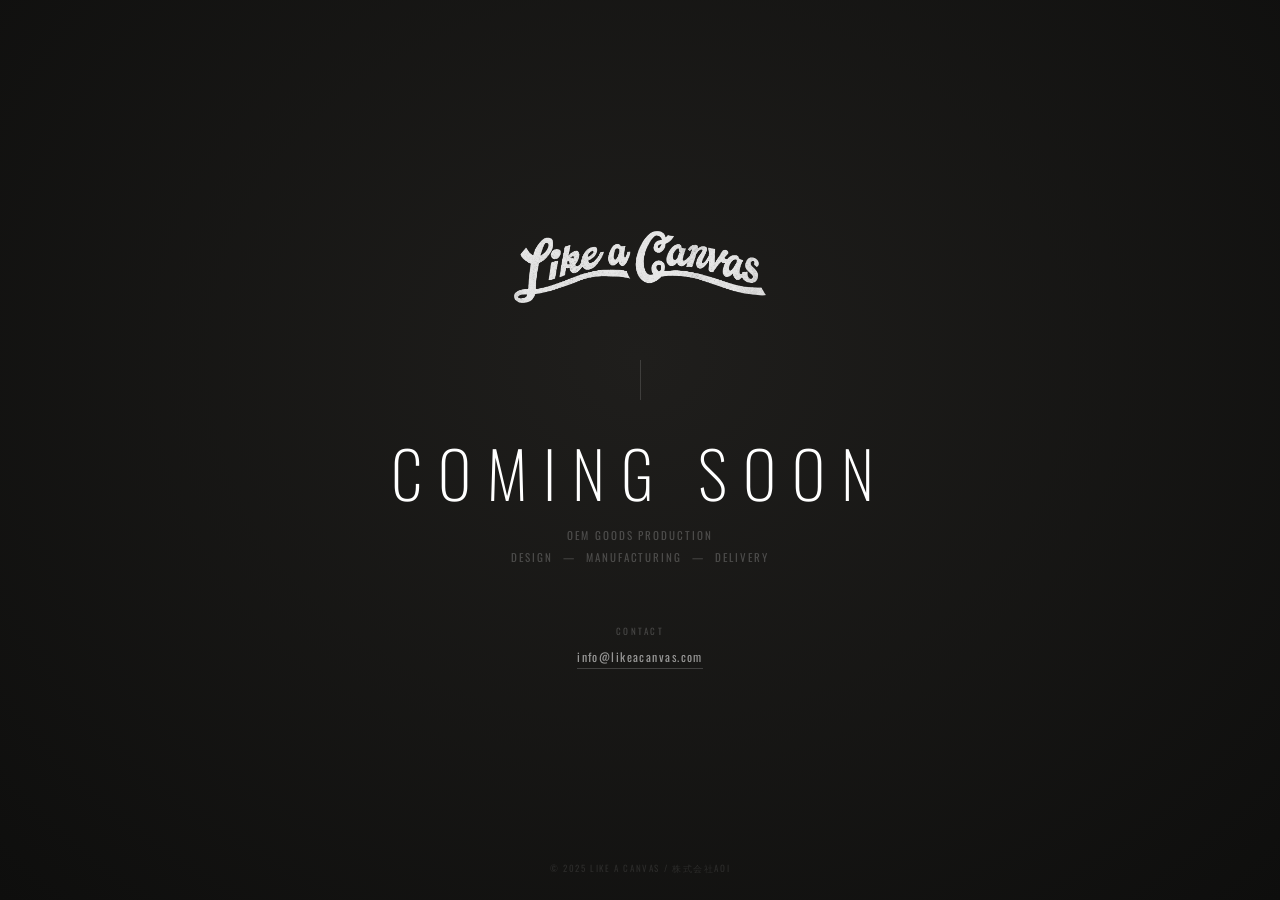
<file: index.html>
<!DOCTYPE html>
<html lang="ja">
<head>
  <meta charset="UTF-8">
  <meta name="viewport" content="width=device-width, initial-scale=1.0">
  <title>Like a Canvas</title>
  <meta name="description" content="OEMグッズ制作。デザインから製造・納品まで一括対応。">
  <link rel="preconnect" href="https://fonts.googleapis.com">
  <link href="https://fonts.googleapis.com/css2?family=Oswald:wght@200;300;400&display=swap" rel="stylesheet">
  <style>
    *, *::before, *::after { margin: 0; padding: 0; box-sizing: border-box; }

    body {
      background: #111110;
      color: #fff;
      font-family: 'Oswald', sans-serif;
      min-height: 100vh;
      display: flex;
      flex-direction: column;
      align-items: center;
      justify-content: center;
      text-align: center;
      padding: 48px 24px;
      position: relative;
    }

    body::before {
      content: '';
      position: fixed;
      inset: 0;
      background: radial-gradient(ellipse at 50% 40%, #1f1e1c 0%, #0e0e0d 100%);
      z-index: 0;
    }

    .cs-wrap {
      position: relative;
      z-index: 1;
      display: flex;
      flex-direction: column;
      align-items: center;
    }

    .cs-logo {
      margin-bottom: 52px;
    }

    .cs-logo img {
      height: 72px;
      width: auto;
      filter: brightness(0) invert(1);
      opacity: 0.9;
    }

    .cs-rule {
      width: 1px;
      height: 40px;
      background: rgba(255,255,255,0.15);
      margin-bottom: 40px;
    }

    .cs-title {
      font-size: clamp(32px, 7vw, 64px);
      font-weight: 200;
      letter-spacing: 0.25em;
      text-transform: uppercase;
      color: #fff;
      line-height: 1;
      margin-bottom: 20px;
    }

    .cs-sub {
      font-size: 10px;
      letter-spacing: 0.28em;
      text-transform: uppercase;
      color: rgba(255,255,255,0.3);
      margin-bottom: 48px;
    }

    .cs-tagline {
      font-size: 11px;
      letter-spacing: 0.18em;
      text-transform: uppercase;
      color: rgba(255,255,255,0.22);
      line-height: 2;
      margin-bottom: 56px;
    }

    .cs-contact-label {
      font-size: 9px;
      letter-spacing: 0.25em;
      text-transform: uppercase;
      color: rgba(255,255,255,0.2);
      margin-bottom: 10px;
    }

    .cs-contact-link {
      font-size: 12px;
      letter-spacing: 0.12em;
      color: rgba(255,255,255,0.55);
      text-decoration: none;
      border-bottom: 1px solid rgba(255,255,255,0.18);
      padding-bottom: 3px;
      transition: color 0.3s ease, border-color 0.3s ease;
    }

    .cs-contact-link:hover {
      color: rgba(255,255,255,0.9);
      border-color: rgba(255,255,255,0.5);
    }

    .cs-copyright {
      position: fixed;
      bottom: 24px;
      left: 0;
      right: 0;
      text-align: center;
      font-size: 9px;
      letter-spacing: 0.18em;
      text-transform: uppercase;
      color: rgba(255,255,255,0.1);
      z-index: 1;
    }

    .cs-wrap { animation: fadeUp 1.2s ease both; }
    @keyframes fadeUp {
      from { opacity: 0; transform: translateY(16px); }
      to   { opacity: 1; transform: translateY(0); }
    }
  </style>
</head>
<body>

  <div class="cs-wrap">

    <div class="cs-logo">
      <img src="assets/images/static/logo.png" alt="Like a Canvas">
    </div>

    <div class="cs-rule"></div>

    <h1 class="cs-title">Coming Soon</h1>
    <p class="cs-tagline">
      OEM Goods Production<br>
      Design &nbsp;—&nbsp; Manufacturing &nbsp;—&nbsp; Delivery
    </p>

    <p class="cs-contact-label">Contact</p>
    <a href="mailto:info@likeacanvas.com" class="cs-contact-link">info@likeacanvas.com</a>

  </div>

  <p class="cs-copyright">© 2025 Like a Canvas / 株式会社Aoi</p>

</body>
</html>
</file>
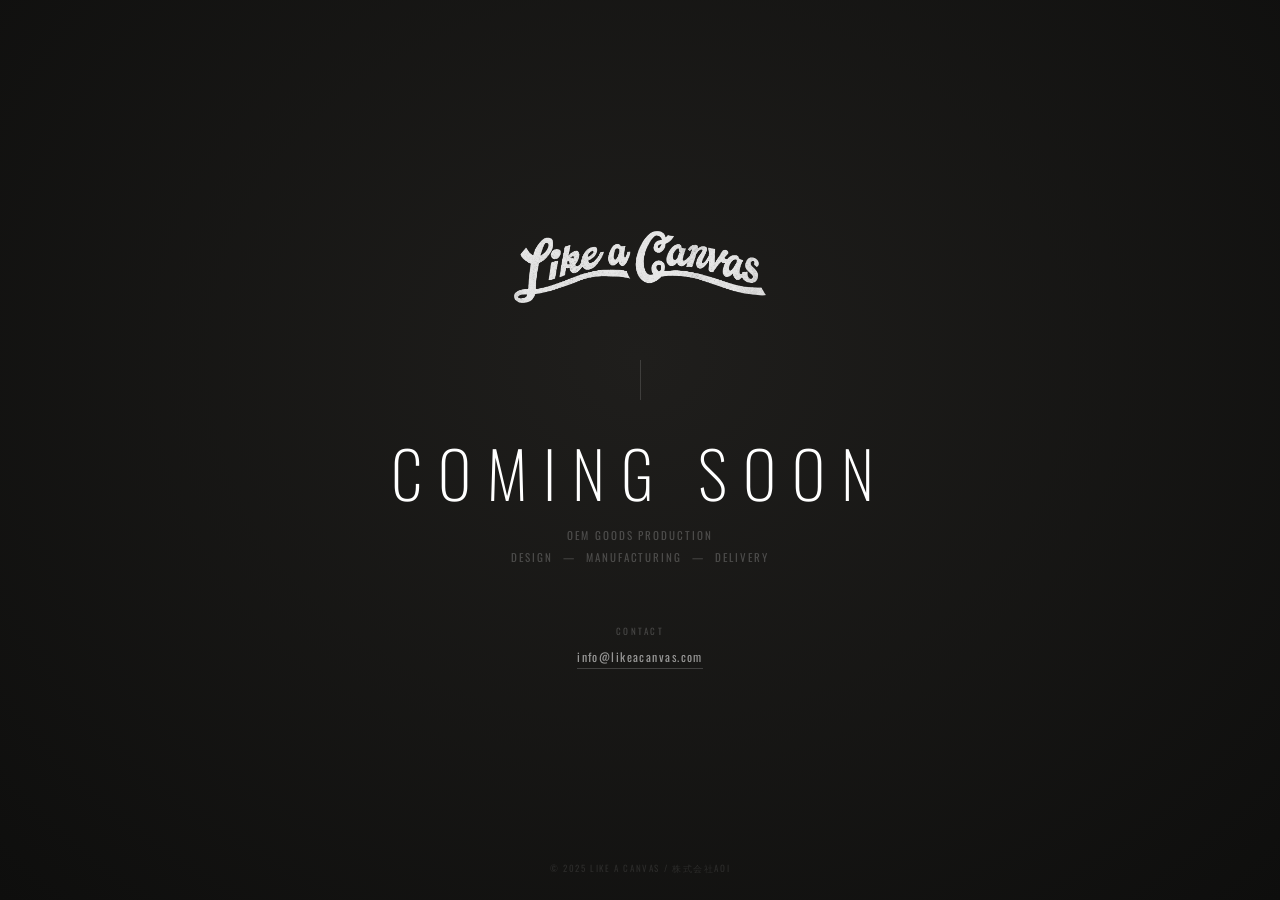
<file: coming-soon.html>
<!DOCTYPE html>
<html lang="ja">
<head>
  <meta charset="UTF-8">
  <meta name="viewport" content="width=device-width, initial-scale=1.0">
  <title>Like a Canvas</title>
  <meta name="description" content="OEMグッズ制作。デザインから製造・納品まで一括対応。">
  <link rel="preconnect" href="https://fonts.googleapis.com">
  <link href="https://fonts.googleapis.com/css2?family=Oswald:wght@200;300;400&display=swap" rel="stylesheet">
  <style>
    *, *::before, *::after { margin: 0; padding: 0; box-sizing: border-box; }

    body {
      background: #111110;
      color: #fff;
      font-family: 'Oswald', sans-serif;
      min-height: 100vh;
      display: flex;
      flex-direction: column;
      align-items: center;
      justify-content: center;
      text-align: center;
      padding: 48px 24px;
      position: relative;
    }

    /* 背景のテクスチャ感 */
    body::before {
      content: '';
      position: fixed;
      inset: 0;
      background: radial-gradient(ellipse at 50% 40%, #1f1e1c 0%, #0e0e0d 100%);
      z-index: 0;
    }

    .cs-wrap {
      position: relative;
      z-index: 1;
      display: flex;
      flex-direction: column;
      align-items: center;
    }

    /* ロゴ */
    .cs-logo {
      margin-bottom: 52px;
    }

    .cs-logo img {
      height: 72px;
      width: auto;
      filter: brightness(0) invert(1);
      opacity: 0.9;
    }

    /* 区切り線 */
    .cs-rule {
      width: 1px;
      height: 40px;
      background: rgba(255,255,255,0.15);
      margin-bottom: 40px;
    }

    /* COMING SOON */
    .cs-title {
      font-size: clamp(32px, 7vw, 64px);
      font-weight: 200;
      letter-spacing: 0.25em;
      text-transform: uppercase;
      color: #fff;
      line-height: 1;
      margin-bottom: 20px;
    }

    /* サブテキスト */
    .cs-sub {
      font-size: 10px;
      letter-spacing: 0.28em;
      text-transform: uppercase;
      color: rgba(255,255,255,0.3);
      margin-bottom: 48px;
    }

    /* タグライン */
    .cs-tagline {
      font-size: 11px;
      letter-spacing: 0.18em;
      text-transform: uppercase;
      color: rgba(255,255,255,0.22);
      line-height: 2;
      margin-bottom: 56px;
    }

    /* お問い合わせ */
    .cs-contact-label {
      font-size: 9px;
      letter-spacing: 0.25em;
      text-transform: uppercase;
      color: rgba(255,255,255,0.2);
      margin-bottom: 10px;
    }

    .cs-contact-link {
      font-size: 12px;
      letter-spacing: 0.12em;
      color: rgba(255,255,255,0.55);
      text-decoration: none;
      border-bottom: 1px solid rgba(255,255,255,0.18);
      padding-bottom: 3px;
      transition: color 0.3s ease, border-color 0.3s ease;
    }

    .cs-contact-link:hover {
      color: rgba(255,255,255,0.9);
      border-color: rgba(255,255,255,0.5);
    }

    /* コピーライト */
    .cs-copyright {
      position: fixed;
      bottom: 24px;
      left: 0;
      right: 0;
      text-align: center;
      font-size: 9px;
      letter-spacing: 0.18em;
      text-transform: uppercase;
      color: rgba(255,255,255,0.1);
      z-index: 1;
    }

    /* フェードイン */
    .cs-wrap { animation: fadeUp 1.2s ease both; }
    @keyframes fadeUp {
      from { opacity: 0; transform: translateY(16px); }
      to   { opacity: 1; transform: translateY(0); }
    }
  </style>
</head>
<body>

  <div class="cs-wrap">

    <div class="cs-logo">
      <img src="assets/images/static/logo.png" alt="Like a Canvas">
    </div>

    <div class="cs-rule"></div>

    <h1 class="cs-title">Coming Soon</h1>
    <p class="cs-tagline">
      OEM Goods Production<br>
      Design &nbsp;—&nbsp; Manufacturing &nbsp;—&nbsp; Delivery
    </p>

    <p class="cs-contact-label">Contact</p>
    <a href="mailto:info@likeacanvas.com" class="cs-contact-link">info@likeacanvas.com</a>

  </div>

  <p class="cs-copyright">© 2025 Like a Canvas / 株式会社Aoi</p>

</body>
</html>
</file>
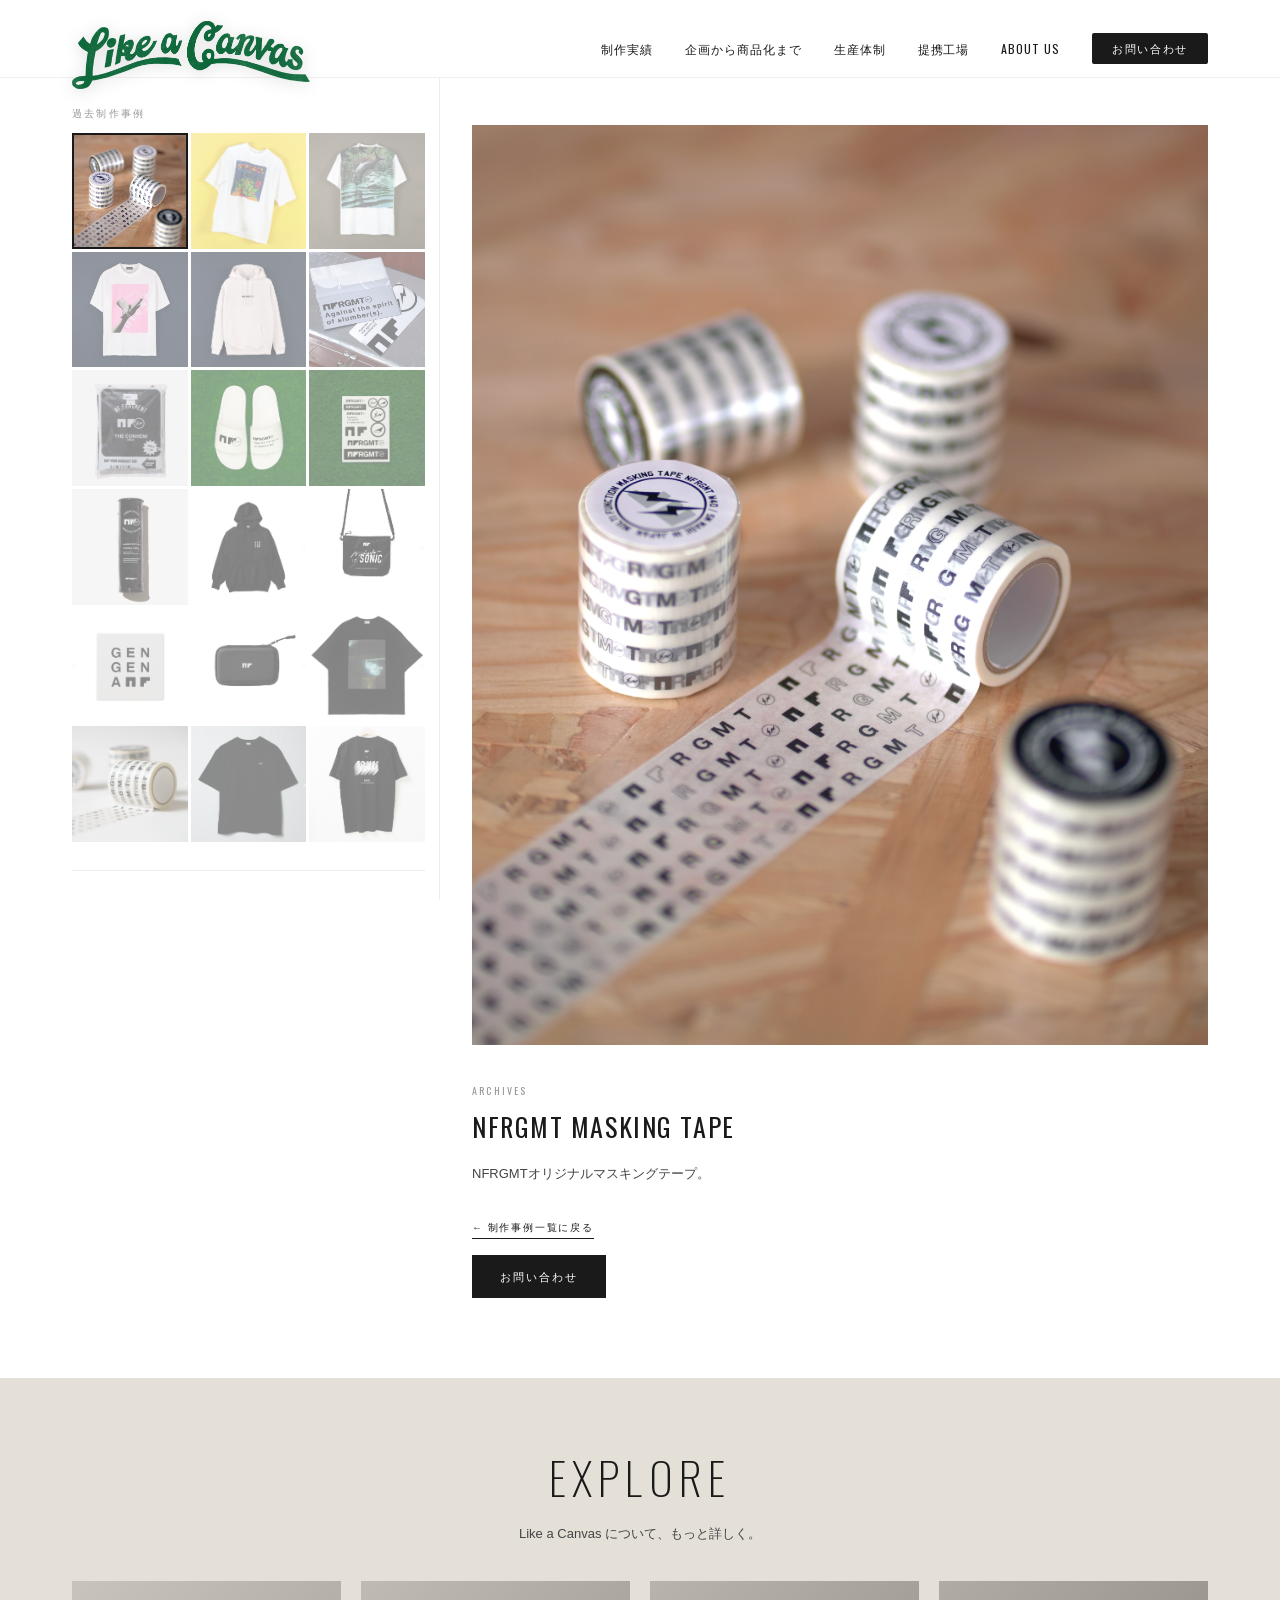
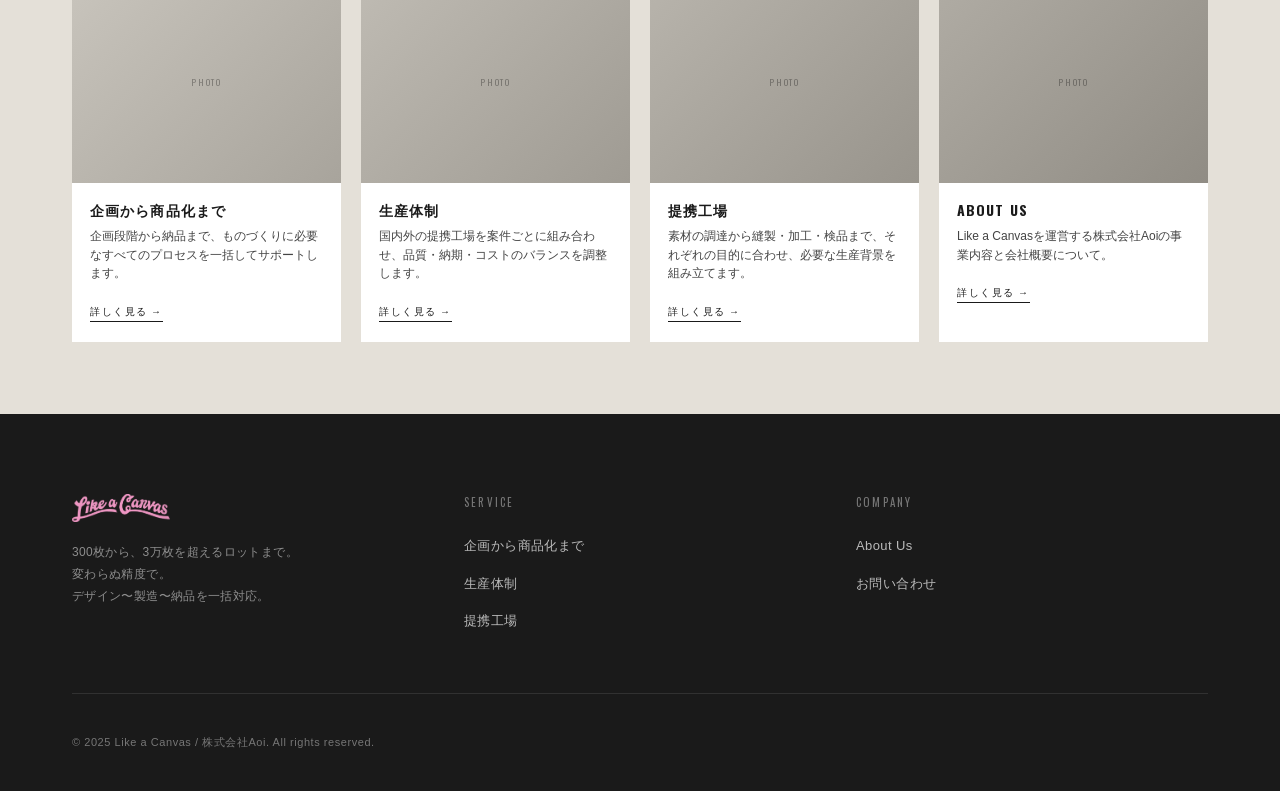
<file: product.html>
<!DOCTYPE html>
<html lang="ja">
<head>
  <meta charset="UTF-8">
  <meta name="viewport" content="width=device-width, initial-scale=1.0">
  <title>商品詳細 — Like a Canvas</title><link rel="stylesheet" href="assets/css/main.css">
</head>
<body>

  <!-- NAVBAR -->
  <nav class="navbar">
    <div class="navbar-inner">
      <a href="index.html" class="navbar-logo">
        <img src="assets/images/static/logo.png" alt="Like a Canvas">
      </a>
            <ul class="nav-menu">
        <li><a href="index.html#archives">制作実績</a></li>
        <li><a href="pages/network.html">企画から商品化まで</a></li>
        <li><a href="pages/factory.html">生産体制</a></li>
        <li><a href="pages/factory-showcase.html">提携工場</a></li>
        <li><a href="pages/about.html">About Us</a></li>
        <li><a href="pages/contact.html" class="nav-contact-btn">お問い合わせ</a></li>
      </ul>
      <button class="hamburger" aria-label="メニュー">
        <span></span><span></span><span></span>
      </button>
    </div>
  </nav>

  <!-- モバイルメニュー -->
    <div class="mobile-menu">
    <button class="mobile-menu-close" aria-label="閉じる">×</button>
    <a href="index.html#archives">制作実績</a>
    <a href="pages/network.html">企画から商品化まで</a>
    <a href="pages/factory.html">生産体制</a>
    <a href="pages/factory-showcase.html">提携工場</a>
    <a href="pages/about.html">About Us</a>
    <a href="pages/contact.html">お問い合わせ</a>
  </div>

  <!-- PRODUCT PAGE WRAPPER -->
  <div class="product-page-wrapper">

    <!-- LEFT SIDEBAR -->
    <aside class="product-sidebar">
      <p class="sidebar-label">過去制作事例</p>
      <div class="sidebar-thumbs" id="sidebar-thumbs">
        <!-- JS で生成 -->
      </div>
      <div class="sidebar-nav">
        <a href="pages/how-to-order.html" class="sidebar-nav-item">
          <span class="sidebar-nav-title">ご注文の流れ</span>
          <span class="sidebar-nav-arrow">→</span>
        </a>
        <a href="pages/design.html" class="sidebar-nav-item">
          <span class="sidebar-nav-title">デザイン制作と入稿方法</span>
          <span class="sidebar-nav-arrow">→</span>
        </a>
        <a href="pages/factory.html" class="sidebar-nav-item">
          <span class="sidebar-nav-title">提携工場</span>
          <span class="sidebar-nav-arrow">→</span>
        </a>
      </div>
    </aside>

    <!-- RIGHT MAIN -->
    <main class="product-main">
      <div class="product-main-inner" id="product-main-inner">
        <!-- JS で生成 -->
        <div class="product-loading">
          <div class="preloader-inner"></div>
        </div>
      </div>
    </main>

  </div>

  <!-- MOBILE SIDEBAR THUMBS（スマホ専用：商品説明の下に表示） -->
  <div class="mobile-sidebar-section" id="mobile-sidebar-section" style="display:none">
    <p class="sidebar-label" style="padding:0 20px 12px;">過去制作事例</p>
    <div class="mobile-sidebar-thumbs" id="mobile-sidebar-thumbs"></div>
  </div>

  <!-- EXPLORE SECTION -->
  <section class="service-overview">
    <div class="service-overview-inner">
      <div class="service-overview-heading" data-fade>
        <h2>Explore</h2>
      </div>
      <p class="service-overview-sub" data-fade>
        Like a Canvas について、もっと詳しく。
      </p>
      <div class="service-grid">

        <div class="service-item" data-fade>
          <a href="pages/network.html">
            <!-- 差し替え: <img src="assets/images/explore-network.jpg" alt="企画から商品化まで" loading="lazy"> -->
            <div style="aspect-ratio:4/3;background:linear-gradient(135deg,#c8c4bc 0%,#a8a49c 100%);display:flex;align-items:center;justify-content:center;">
              <span style="font-family:var(--font-heading);font-size:9px;letter-spacing:0.2em;text-transform:uppercase;color:rgba(0,0,0,0.3);">Photo</span>
            </div>
          </a>
          <div class="service-item-body">
            <h3 class="service-item-title" style="font-weight:700">企画から商品化まで</h3>
            <p class="service-item-desc">企画段階から納品まで、ものづくりに必要なすべてのプロセスを一括してサポートします。</p>
            <a href="pages/network.html" class="service-item-link">詳しく見る →</a>
          </div>
        </div>

        <div class="service-item" data-fade>
          <a href="pages/factory.html">
            <!-- 差し替え: <img src="assets/images/explore-factory.jpg" alt="生産体制" loading="lazy"> -->
            <div style="aspect-ratio:4/3;background:linear-gradient(135deg,#bfbbb3 0%,#9f9b93 100%);display:flex;align-items:center;justify-content:center;">
              <span style="font-family:var(--font-heading);font-size:9px;letter-spacing:0.2em;text-transform:uppercase;color:rgba(0,0,0,0.3);">Photo</span>
            </div>
          </a>
          <div class="service-item-body">
            <h3 class="service-item-title" style="font-weight:700">生産体制</h3>
            <p class="service-item-desc">国内外の提携工場を案件ごとに組み合わせ、品質・納期・コストのバランスを調整します。</p>
            <a href="pages/factory.html" class="service-item-link">詳しく見る →</a>
          </div>
        </div>

        <div class="service-item" data-fade>
          <a href="pages/factory-showcase.html">
            <!-- 差し替え: <img src="assets/images/explore-factory-showcase.jpg" alt="提携工場" loading="lazy"> -->
            <div style="aspect-ratio:4/3;background:linear-gradient(135deg,#b8b4ac 0%,#98948c 100%);display:flex;align-items:center;justify-content:center;">
              <span style="font-family:var(--font-heading);font-size:9px;letter-spacing:0.2em;text-transform:uppercase;color:rgba(0,0,0,0.3);">Photo</span>
            </div>
          </a>
          <div class="service-item-body">
            <h3 class="service-item-title" style="font-weight:700">提携工場</h3>
            <p class="service-item-desc">素材の調達から縫製・加工・検品まで、それぞれの目的に合わせ、必要な生産背景を組み立てます。</p>
            <a href="pages/factory-showcase.html" class="service-item-link">詳しく見る →</a>
          </div>
        </div>

        <div class="service-item" data-fade>
          <a href="pages/about.html">
            <!-- 差し替え: <img src="assets/images/explore-about.jpg" alt="About Us" loading="lazy"> -->
            <div style="aspect-ratio:4/3;background:linear-gradient(135deg,#b0aca4 0%,#908c84 100%);display:flex;align-items:center;justify-content:center;">
              <span style="font-family:var(--font-heading);font-size:9px;letter-spacing:0.2em;text-transform:uppercase;color:rgba(0,0,0,0.3);">Photo</span>
            </div>
          </a>
          <div class="service-item-body">
            <h3 class="service-item-title" style="font-weight:700">ABOUT US</h3>
            <p class="service-item-desc">Like a Canvasを運営する株式会社Aoiの事業内容と会社概要について。</p>
            <a href="pages/about.html" class="service-item-link">詳しく見る →</a>
          </div>
        </div>

      </div>
    </div>
  </section>

  <!-- FOOTER -->
  <footer class="footer">
    <div class="footer-inner">
      <div class="footer-top">
        <div>
          <div class="footer-logo">
            <img src="assets/images/68186288d533f7f3ee94c917_title.png" alt="Like a Canvas">
          </div>
          <p class="footer-tagline">300枚から、3万枚を超えるロットまで。<br>変わらぬ精度で。<br>デザイン〜製造〜納品を一括対応。</p>
        </div>
        <div>
          <p class="footer-nav-title">Service</p>
                    <ul class="footer-nav-list">
            <li><a href="pages/network.html">企画から商品化まで</a></li>
            <li><a href="pages/factory.html">生産体制</a></li>
            <li><a href="pages/factory-showcase.html">提携工場</a></li>
          </ul>
        </div>
        <div>
          <p class="footer-nav-title">Company</p>
          <ul class="footer-nav-list">
            <li><a href="pages/about.html">About Us</a></li>
            <li><a href="pages/contact.html">お問い合わせ</a></li>
          </ul>
        </div>
      </div>
      <div class="footer-bottom">
        <p class="footer-copyright">© 2025 Like a Canvas / 株式会社Aoi. All rights reserved.</p>
      </div>
    </div>
  </footer>

  <script src="assets/js/main.js"></script>
  <script>
    document.addEventListener('DOMContentLoaded', () => {
      const params = new URLSearchParams(window.location.search);
      const currentId = params.get('id') || PRODUCTS[0].slug;
      const product = PRODUCTS.find(p => p.slug === currentId) || PRODUCTS[0];
      document.title = `${product.title} — Like a Canvas`;

      // ---- サイドバー生成（デスクトップ用） ----
      const sidebarThumbs = document.getElementById('sidebar-thumbs');
      PRODUCTS.forEach(p => {
        const a = document.createElement('a');
        a.href = `product.html?id=${p.slug}`;
        a.className = 'sidebar-thumb' + (p.slug === currentId ? ' active' : '');
        a.innerHTML = `<img src="assets/images/${p.images[0]}" alt="${p.title}" loading="lazy">`;
        sidebarThumbs.appendChild(a);
      });

      // ---- モバイル用サムネイル生成 ----
      const mobileThumbs = document.getElementById('mobile-sidebar-thumbs');
      PRODUCTS.forEach(p => {
        const a = document.createElement('a');
        a.href = `product.html?id=${p.slug}`;
        a.className = 'mobile-sidebar-thumb' + (p.slug === currentId ? ' active' : '');
        a.innerHTML = `<img src="assets/images/${p.images[0]}" alt="${p.title}" loading="lazy">`;
        mobileThumbs.appendChild(a);
      });

      // ---- メインコンテンツ生成 ----
      const container = document.getElementById('product-main-inner');
      const hasMultiple = product.images.length > 1;
      const subThumbsHtml = hasMultiple
        ? `<div class="product-sub-thumbs">
            ${product.images.map((img, i) =>
              `<img src="assets/images/${img}" alt="${product.title}" class="product-sub-thumb${i === 0 ? ' active' : ''}" data-src="assets/images/${img}" loading="lazy">`
            ).join('')}
          </div>`
        : '';

      const arrowsHtml = hasMultiple
        ? `<button class="img-arrow img-arrow-prev" aria-label="前の画像">&#8592;</button>
           <button class="img-arrow img-arrow-next" aria-label="次の画像">&#8594;</button>`
        : '';

      container.innerHTML = `
        <div class="product-detail">
          <div class="product-img-area">
            <div class="product-main-img-wrap" id="img-wrap">
              <img src="assets/images/${product.images[0]}" alt="${product.title}" class="product-main-img" id="product-main-img">
              ${arrowsHtml}
            </div>
            ${subThumbsHtml}
            <div class="product-info-below">
              <p class="product-category">Archives</p>
              <h1 class="product-title">${product.title}</h1>
              <p class="product-description">${product.description || 'OEMグッズ制作事例。デザイン提案から製造・納品まで一括対応。'}</p>
              <a href="index.html#archives" class="product-back-btn">← 制作事例一覧に戻る</a>
              <a href="pages/contact.html" class="product-contact-btn">お問い合わせ</a>
            </div>
          </div>
        </div>
      `;

      if (hasMultiple) {
        const mainImg = document.getElementById('product-main-img');
        const thumbs = document.querySelectorAll('.product-sub-thumb');
        let currentIndex = 0;

        function goTo(index) {
          currentIndex = (index + product.images.length) % product.images.length;
          mainImg.style.opacity = '0';
          setTimeout(() => {
            mainImg.src = `assets/images/${product.images[currentIndex]}`;
            mainImg.style.opacity = '1';
          }, 200);
          thumbs.forEach((t, i) => t.classList.toggle('active', i === currentIndex));
        }

        // サムネイルクリック
        thumbs.forEach((thumb, i) => {
          thumb.addEventListener('click', () => goTo(i));
        });

        // 左右ボタン
        document.querySelector('.img-arrow-prev')?.addEventListener('click', () => goTo(currentIndex - 1));
        document.querySelector('.img-arrow-next')?.addEventListener('click', () => goTo(currentIndex + 1));

        // スワイプ（タッチ）
        const wrap = document.getElementById('img-wrap');
        let touchStartX = 0;
        wrap.addEventListener('touchstart', e => { touchStartX = e.touches[0].clientX; }, { passive: true });
        wrap.addEventListener('touchend', e => {
          const diff = touchStartX - e.changedTouches[0].clientX;
          if (Math.abs(diff) > 40) goTo(diff > 0 ? currentIndex + 1 : currentIndex - 1);
        }, { passive: true });
      }

      // ---- モバイル判定：スマホのみモバイルサムネイルを表示 ----
      function checkMobile() {
        const isMobile = window.innerWidth <= 767;
        document.getElementById('mobile-sidebar-section').style.display = isMobile ? 'block' : 'none';
      }
      checkMobile();
      window.addEventListener('resize', checkMobile, { passive: true });
    });
  </script>
</body>
</html>
</file>
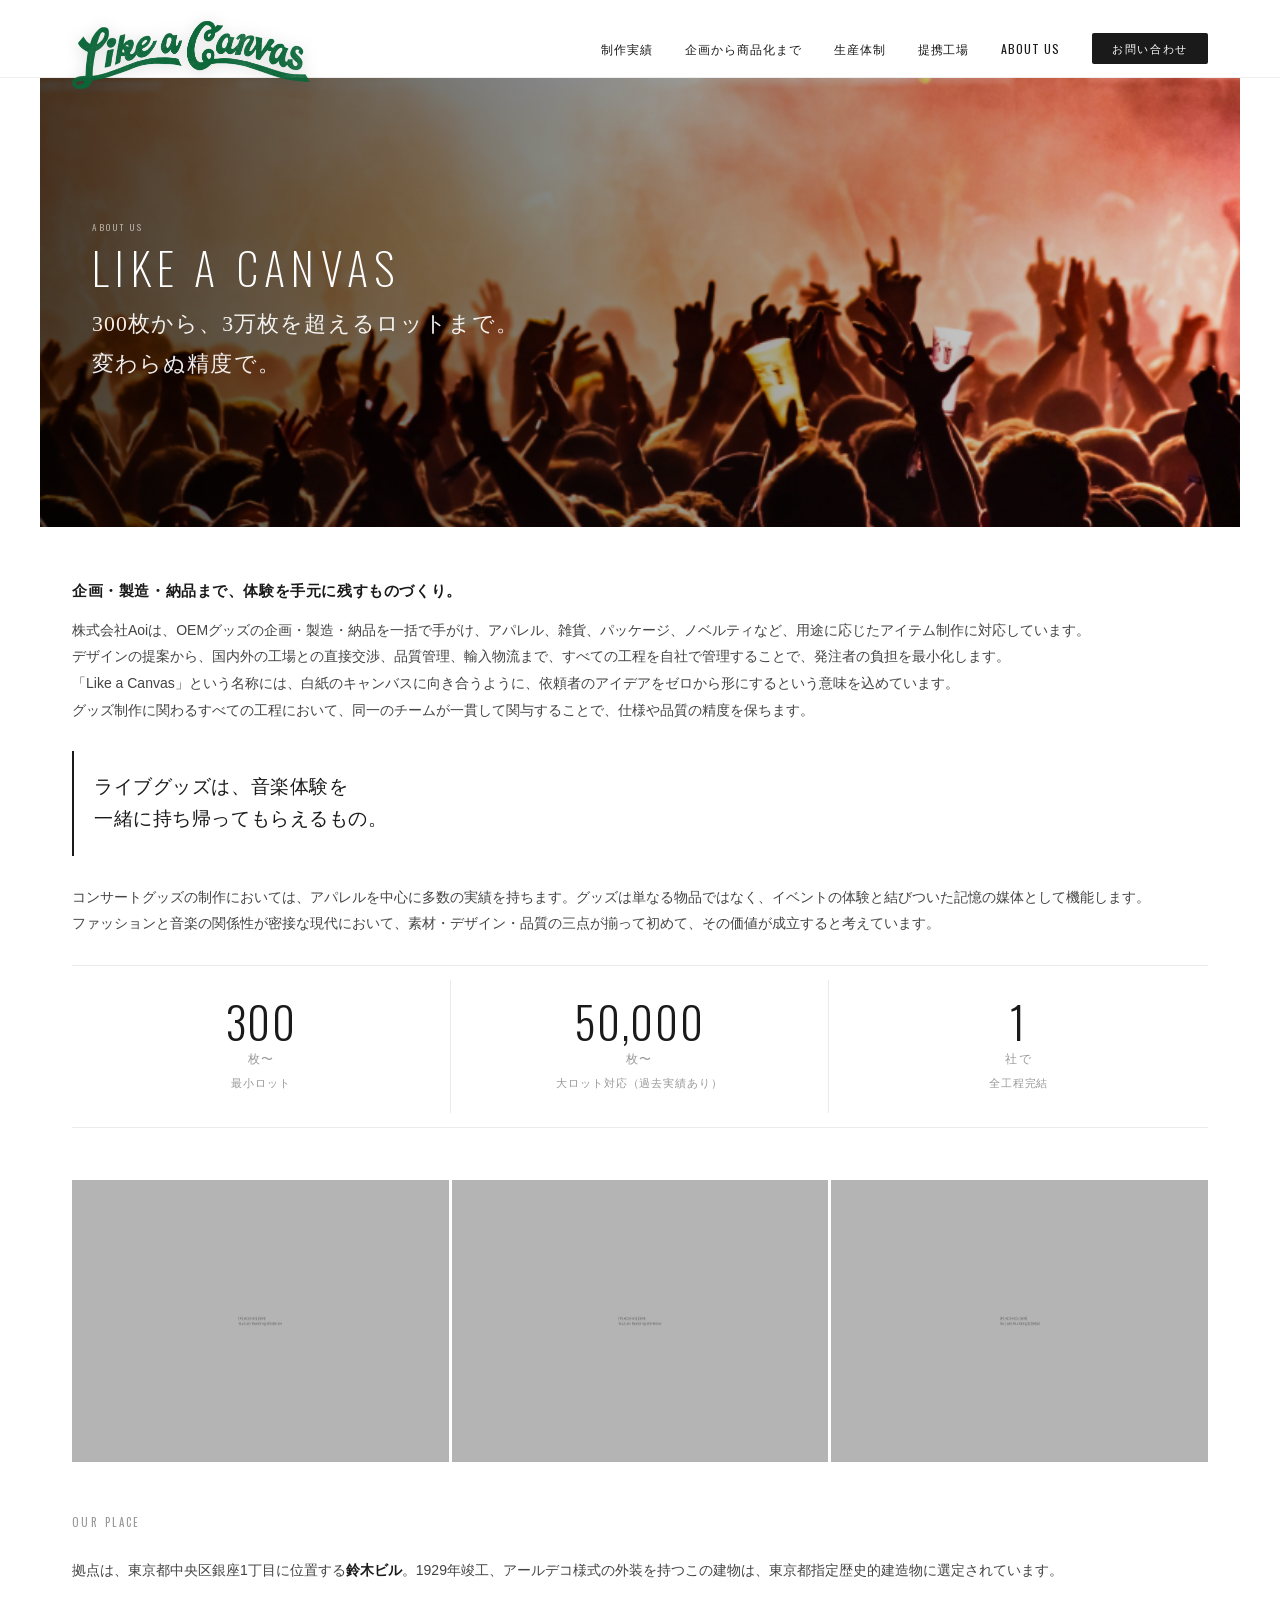
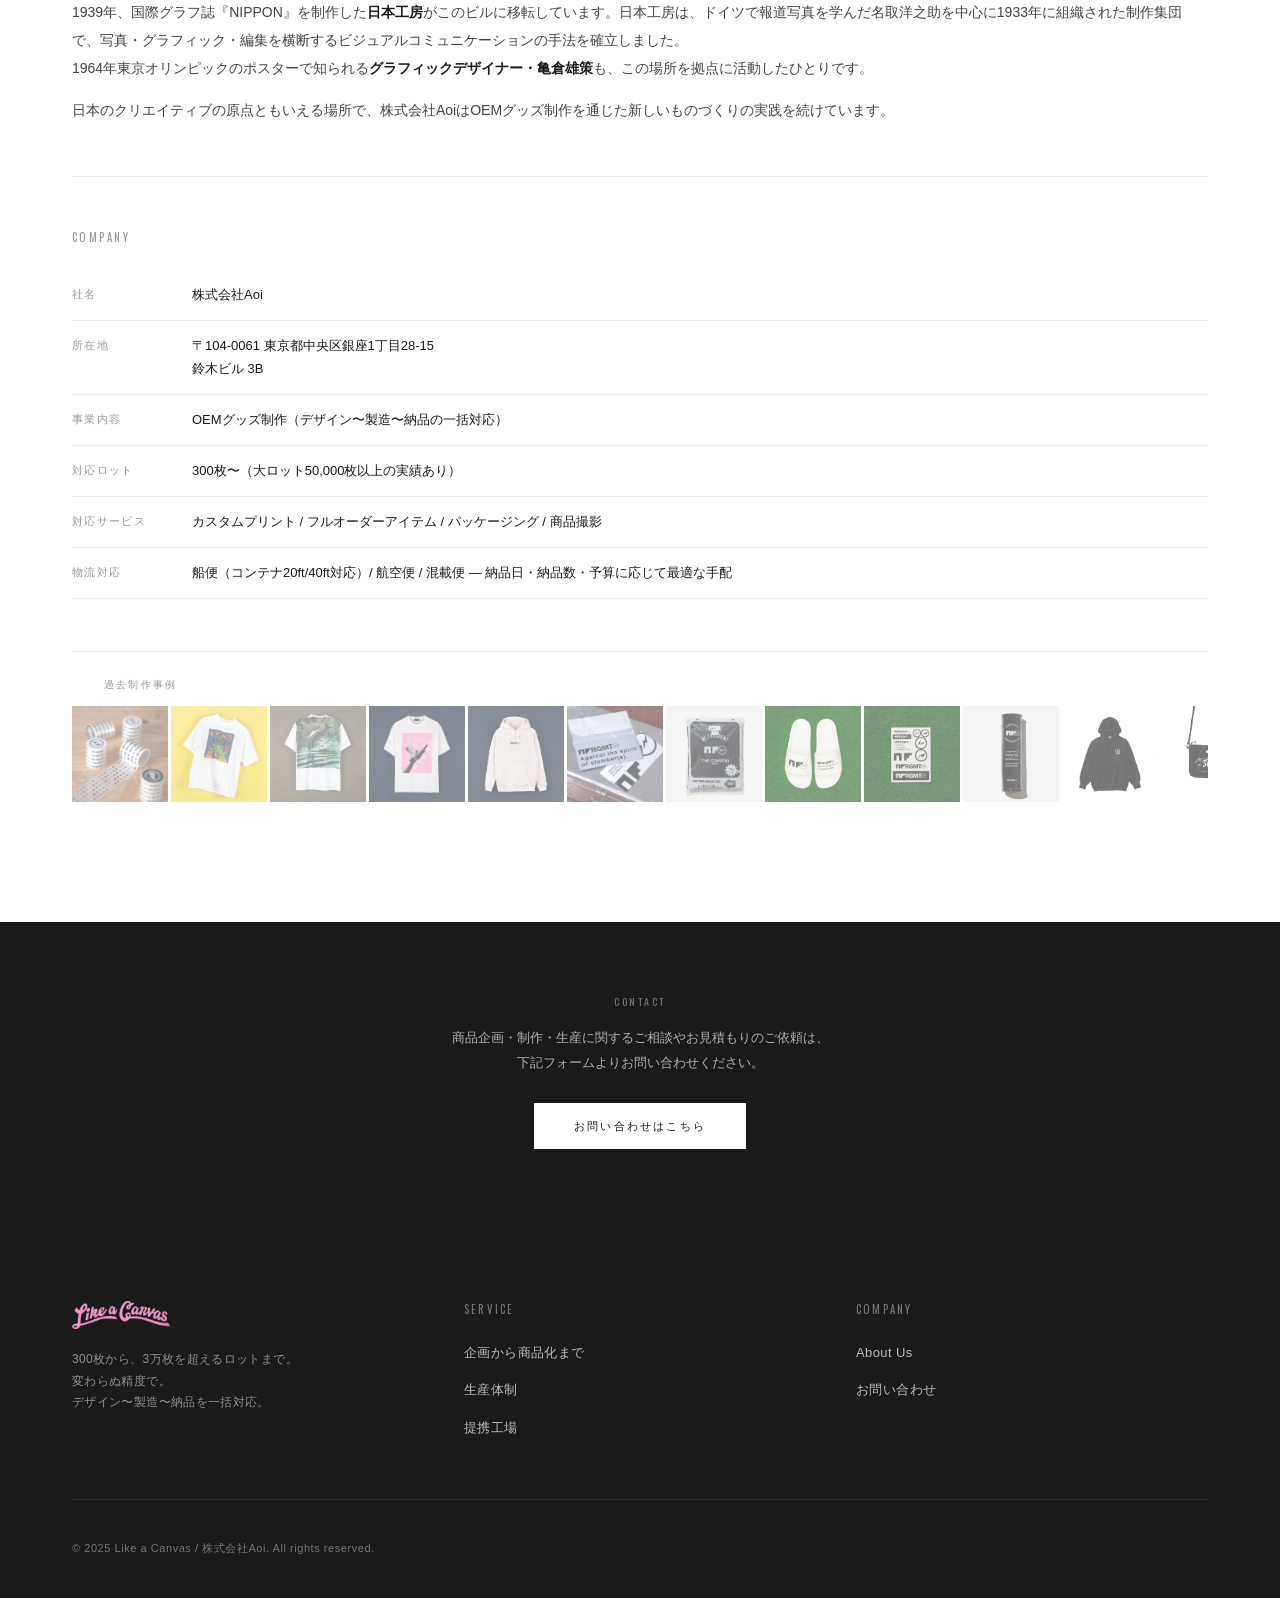
<file: pages/about.html>
<!DOCTYPE html>
<html lang="ja">
<head>
  <meta charset="UTF-8">
  <meta name="viewport" content="width=device-width, initial-scale=1.0">
  <title>About Us — Like a Canvas</title><link rel="stylesheet" href="../assets/css/main.css">
  <style>
    [data-fade] {
      opacity: 0;
      transform: translateY(24px);
      transition: opacity 0.7s ease, transform 0.7s ease;
    }
    [data-fade].visible {
      opacity: 1;
      transform: translateY(0);
    }

    /* =============================================
       1. ABOUT HERO — イメージセクション
       ============================================= */
    .about-hero {
      position: relative;
      aspect-ratio: 16 / 6;   /* wwcd / factory と同じ高さ */
      overflow: hidden;
      /* about-content の padding (48px top, 32px sides) を打ち消して全幅に */
      margin: -48px -32px 52px;
    }
    .about-hero-bg {
      position: absolute;
      inset: 0;
      width: 100%;
      height: 100%;
      object-fit: cover;
      display: block;
    }
    /* 左側が暗くなるグラデーション（テキストは左寄せ） */
    .about-hero-overlay {
      position: absolute;
      inset: 0;
      background: linear-gradient(
        to right,
        rgba(0,0,0,0.72) 0%,
        rgba(0,0,0,0.48) 42%,
        rgba(0,0,0,0.08) 100%
      );
    }
    .about-hero-content {
      position: absolute;
      inset: 0;
      display: flex;
      flex-direction: column;
      justify-content: center;
      align-items: flex-start;
      padding: 0 52px;
      text-align: left;
    }
    .about-hero-label {
      font-family: var(--font-heading);
      font-size: 9px;
      letter-spacing: 0.3em;
      text-transform: uppercase;
      color: rgba(255,255,255,0.55);
      margin-bottom: 10px;
    }
    .about-hero-heading {
      font-family: var(--font-heading);
      font-size: clamp(28px, 3.5vw, 48px);
      font-weight: 200;
      letter-spacing: 0.14em;
      text-transform: uppercase;
      color: #fff;
      line-height: 1.0;
      margin-bottom: 16px;
    }
    /* タグライン：Yu Mincho系で統一 */
    .about-hero-tagline {
      font-family: "Yu Mincho", "YuMincho", "Hiragino Mincho ProN", "Noto Serif JP", serif;
      font-size: clamp(14px, 1.7vw, 22px);
      font-weight: 400;
      color: rgba(255,255,255,0.92);
      line-height: 1.8;
      letter-spacing: 0.05em;
    }

    /* フィロソフィー 小見出し */
    .about-philosophy-lead {
      font-family: var(--font-body);
      font-size: clamp(12px, 1.15vw, 15px);
      font-weight: 700;
      color: var(--color-black);
      line-height: 1.75;
      letter-spacing: 0.04em;
      margin-bottom: 12px;
    }

    /* =============================================
       2. 数字セクション — border-bottom追加、余白調整
       ============================================= */
    /* philosophy から上線まで少し距離を置く */
    .about-philosophy {
      margin-bottom: 28px !important;
      padding-bottom: 0 !important;
      border-bottom: none !important;
    }
    /* 上線・下線と縦仕切りの間に隙間を作る */
    .about-numbers {
      margin-top: 0 !important;
      margin-bottom: 52px !important;
      border-top: 1px solid rgba(0,0,0,0.08);
      border-bottom: 1px solid rgba(0,0,0,0.08);
      background: transparent !important;
      padding: 14px 0 !important;
      gap: 0 !important;
    }
    /* 縦仕切りは border-left で表現、上下に余白を持たせて浮いた印象に */
    .about-number-item {
      padding: 20px 20px !important;
      justify-content: center !important;
      border-right: 1px solid rgba(0,0,0,0.08);
    }
    .about-number-item:last-child {
      border-right: none;
    }

    /* =============================================
       3. 鈴木ビル写真 3枚
       ============================================= */
    .about-building {
      margin-bottom: 52px;
    }
    /* デスクトップ：3カラムグリッド */
    .about-building-track {
      display: grid;
      grid-template-columns: repeat(3, 1fr);
      gap: 3px;
    }
    .about-building-item {
      position: relative;
      aspect-ratio: 4 / 3;
      overflow: hidden;
      background: #d8d8d8;
    }
    .about-building-item img {
      width: 100%;
      height: 100%;
      object-fit: cover;
      display: block;
      transition: transform 0.55s ease;
    }
    .about-building-item:hover img {
      transform: scale(1.04);
    }
    /* キャプション：ホバー時に浮上 */
    .about-building-caption {
      position: absolute;
      bottom: 0;
      left: 0;
      right: 0;
      padding: 10px 14px;
      background: linear-gradient(transparent, rgba(0,0,0,0.52));
      font-family: var(--font-heading);
      font-size: 9px;
      letter-spacing: 0.2em;
      text-transform: uppercase;
      color: rgba(255,255,255,0.85);
      opacity: 0;
      transition: opacity 0.3s ease;
    }
    .about-building-item:hover .about-building-caption {
      opacity: 1;
    }

    /* モバイル：スワイプスライダー */
    @media (max-width: 767px) {
      .about-hero {
        margin: -48px -32px 40px;
        aspect-ratio: 4 / 3;
      }
      /* モバイルは下から暗くして左寄せテキストを読みやすく */
      .about-hero-overlay {
        background: linear-gradient(
          to top,
          rgba(0,0,0,0.75) 0%,
          rgba(0,0,0,0.42) 45%,
          rgba(0,0,0,0.08) 100%
        );
      }
      .about-hero-content {
        justify-content: flex-end;
        align-items: flex-start;
        padding: 0 20px 32px;
        text-align: left;
      }

      .about-building {
        /* サイドパディングを外してスライダーをフルブリードに */
        margin-left: -32px;
        margin-right: -32px;
      }
      .about-building-track {
        display: flex;
        overflow-x: auto;
        scroll-snap-type: x mandatory;
        scrollbar-width: none;
        gap: 6px;
        padding: 0 32px;
      }
      .about-building-track::-webkit-scrollbar { display: none; }
      .about-building-item {
        flex: 0 0 80vw;
        scroll-snap-align: center;
        aspect-ratio: 4 / 3;
      }
      /* モバイルではキャプション常時表示 */
      .about-building-caption { opacity: 1; }
    }
  </style>
</head>
<body>

  <!-- NAVBAR -->
  <nav class="navbar">
    <div class="navbar-inner">
      <a href="../index.html" class="navbar-logo">
        <img src="../assets/images/static/logo.png" alt="Like a Canvas">
      </a>
            <ul class="nav-menu">
        <li><a href="../index.html#archives">制作実績</a></li>
        <li><a href="network.html">企画から商品化まで</a></li>
        <li><a href="factory.html">生産体制</a></li>
        <li><a href="factory-showcase.html">提携工場</a></li>
        <li><a href="about.html">About Us</a></li>
        <li><a href="contact.html" class="nav-contact-btn">お問い合わせ</a></li>
      </ul>
      <button class="hamburger" aria-label="メニュー">
        <span></span><span></span><span></span>
      </button>
    </div>
  </nav>

  <!-- モバイルメニュー -->
    <div class="mobile-menu">
    <button class="mobile-menu-close" aria-label="閉じる">×</button>
    <a href="../index.html#archives">制作実績</a>
    <a href="network.html">企画から商品化まで</a>
    <a href="factory.html">生産体制</a>
    <a href="factory-showcase.html">提携工場</a>
    <a href="about.html">About Us</a>
    <a href="contact.html">お問い合わせ</a>
  </div>

  <main class="product-main info-page-main">
    <div class="about-content">

      <!-- 1. HERO IMAGE SECTION -->
      <div class="about-hero">
        <img
          class="about-hero-bg"
          src="../assets/images/static/about-hero.jpg"
          alt="ライブグッズ制作現場"
          loading="eager"
        >
        <div class="about-hero-overlay"></div>
        <div class="about-hero-content">
          <p class="about-hero-label">About Us</p>
          <h1 class="about-hero-heading">Like a Canvas</h1>
          <p class="about-hero-tagline">300枚から、3万枚を超えるロットまで。<br>変わらぬ精度で。</p>
        </div>
      </div>

      <!-- フィロソフィー -->
      <div class="about-philosophy" data-fade>
        <p class="about-philosophy-lead">企画・製造・納品まで、体験を手元に残すものづくり。</p>
        <div class="about-philosophy-body">
          <p>株式会社Aoiは、OEMグッズの企画・製造・納品を一括で手がけ、アパレル、雑貨、パッケージ、ノベルティなど、用途に応じたアイテム制作に対応しています。<br>デザインの提案から、国内外の工場との直接交渉、品質管理、輸入物流まで、すべての工程を自社で管理することで、発注者の負担を最小化します。<br>「Like a Canvas」という名称には、白紙のキャンバスに向き合うように、依頼者のアイデアをゼロから形にするという意味を込めています。<br>グッズ制作に関わるすべての工程において、同一のチームが一貫して関与することで、仕様や品質の精度を保ちます。</p>
        </div>
        <blockquote class="about-quote">
          ライブグッズは、音楽体験を<br>一緒に持ち帰ってもらえるもの。
        </blockquote>
        <div class="about-philosophy-body">
          <p>コンサートグッズの制作においては、アパレルを中心に多数の実績を持ちます。グッズは単なる物品ではなく、イベントの体験と結びついた記憶の媒体として機能します。<br>ファッションと音楽の関係性が密接な現代において、素材・デザイン・品質の三点が揃って初めて、その価値が成立すると考えています。</p>
        </div>
      </div>

      <!-- 2. 数字セクション -->
      <div class="about-numbers" data-fade>
        <div class="about-number-item">
          <span class="about-number-value">300</span>
          <span class="about-number-unit">枚〜</span>
          <span class="about-number-label">最小ロット</span>
        </div>
        <div class="about-number-item">
          <span class="about-number-value">50,000</span>
          <span class="about-number-unit">枚〜</span>
          <span class="about-number-label">大ロット対応（過去実績あり）</span>
        </div>
        <div class="about-number-item">
          <span class="about-number-value">1</span>
          <span class="about-number-unit">社で</span>
          <span class="about-number-label">全工程完結</span>
        </div>
      </div>

      <!-- 3. 鈴木ビル写真 3枚（PC: グリッド / SP: スライダー） -->
      <div class="about-building" data-fade>
        <div class="about-building-track">
          <div class="about-building-item">
            <img src="../assets/images/static/suzuki-exterior.jpg" alt="鈴木ビル 外観" loading="lazy">
            <span class="about-building-caption">Exterior</span>
          </div>
          <div class="about-building-item">
            <img src="../assets/images/static/suzuki-interior.jpg" alt="鈴木ビル 内観" loading="lazy">
            <span class="about-building-caption">Interior</span>
          </div>
          <div class="about-building-item">
            <img src="../assets/images/static/suzuki-detail.jpg" alt="鈴木ビル ディテール" loading="lazy">
            <span class="about-building-caption">Detail</span>
          </div>
        </div>
      </div>

      <!-- 4. Our Place -->
      <div class="about-place" data-fade>
        <h2 class="about-section-title">Our Place</h2>
        <div class="about-place-body">
          <p>拠点は、東京都中央区銀座1丁目に位置する<strong>鈴木ビル</strong>。1929年竣工、アールデコ様式の外装を持つこの建物は、東京都指定歴史的建造物に選定されています。</p>
          <p>1939年、国際グラフ誌『NIPPON』を制作した<strong>日本工房</strong>がこのビルに移転しています。日本工房は、ドイツで報道写真を学んだ名取洋之助を中心に1933年に組織された制作集団で、写真・グラフィック・編集を横断するビジュアルコミュニケーションの手法を確立しました。<br>1964年東京オリンピックのポスターで知られる<strong>グラフィックデザイナー・亀倉雄策</strong>も、この場所を拠点に活動したひとりです。</p>
          <p>日本のクリエイティブの原点ともいえる場所で、株式会社AoiはOEMグッズ制作を通じた新しいものづくりの実践を続けています。</p>
        </div>
      </div>

      <!-- Company -->
      <div class="about-company" data-fade>
        <h2 class="about-section-title">Company</h2>
        <table class="about-table">
          <tr>
            <th>社名</th>
            <td>株式会社Aoi</td>
          </tr>
          <tr>
            <th>所在地</th>
            <td>〒104-0061 東京都中央区銀座1丁目28-15<br>鈴木ビル 3B</td>
          </tr>
          <tr>
            <th>事業内容</th>
            <td>OEMグッズ制作（デザイン〜製造〜納品の一括対応）</td>
          </tr>
          <tr>
            <th>対応ロット</th>
            <td>300枚〜（大ロット50,000枚以上の実績あり）</td>
          </tr>
          <tr>
            <th>対応サービス</th>
            <td>カスタムプリント / フルオーダーアイテム / パッケージング / 商品撮影</td>
          </tr>
          <tr>
            <th>物流対応</th>
            <td>船便（コンテナ20ft/40ft対応）/ 航空便 / 混載便 — 納品日・納品数・予算に応じて最適な手配</td>
          </tr>
        </table>
      </div>

      <!-- 過去制作事例 -->
      <div class="about-archive-strip" data-fade>
        <p class="page-archive-strip-label">過去制作事例</p>
        <div class="page-archive-strip-scroll">
          <div class="page-archive-thumbs" id="page-archive-thumbs"></div>
        </div>
      </div>

      <!-- CTA -->
      </div>
    </div>
  </main>

  <section class="wwcd-cta" data-fade>
    <div class="wwcd-cta-inner">
      <p class="wwcd-cta-label">Contact</p>
      <p style="font-size:13px;color:rgba(255,255,255,0.65);line-height:1.9;margin-bottom:28px;">商品企画・制作・生産に関するご相談やお見積もりのご依頼は、<br>下記フォームよりお問い合わせください。</p>
      <a href="contact.html" class="wwcd-cta-btn">お問い合わせはこちら</a>
    </div>
  </section>

  <!-- FOOTER -->
  <footer class="footer">
    <div class="footer-inner">
      <div class="footer-top">
        <div>
          <div class="footer-logo">
            <img src="../assets/images/static/logo.png" alt="Like a Canvas">
          </div>
          <p class="footer-tagline">300枚から、3万枚を超えるロットまで。<br>変わらぬ精度で。<br>デザイン〜製造〜納品を一括対応。</p>
        </div>
        <div>
          <p class="footer-nav-title">Service</p>
                    <ul class="footer-nav-list">
            <li><a href="network.html">企画から商品化まで</a></li>
            <li><a href="factory.html">生産体制</a></li>
            <li><a href="factory-showcase.html">提携工場</a></li>
          </ul>
        </div>
        <div>
          <p class="footer-nav-title">Company</p>
          <ul class="footer-nav-list">
            <li><a href="about.html">About Us</a></li>
            <li><a href="contact.html">お問い合わせ</a></li>
          </ul>
        </div>
      </div>
      <div class="footer-bottom">
        <p class="footer-copyright">© 2025 Like a Canvas / 株式会社Aoi. All rights reserved.</p>
      </div>
    </div>
  </footer>

  <script src="../assets/js/main.js"></script>
  <script>
    document.addEventListener('DOMContentLoaded', () => {
      const thumbs = document.getElementById('page-archive-thumbs');
      PRODUCTS.forEach(p => {
        const a = document.createElement('a');
        a.href = `../product.html?id=${p.slug}`;
        a.className = 'page-archive-thumb';
        a.innerHTML = `<img src="../assets/images/${p.images[0]}" alt="${p.title}" loading="lazy">`;
        thumbs.appendChild(a);
      });
    });
  </script>
</body>
</html>
</file>
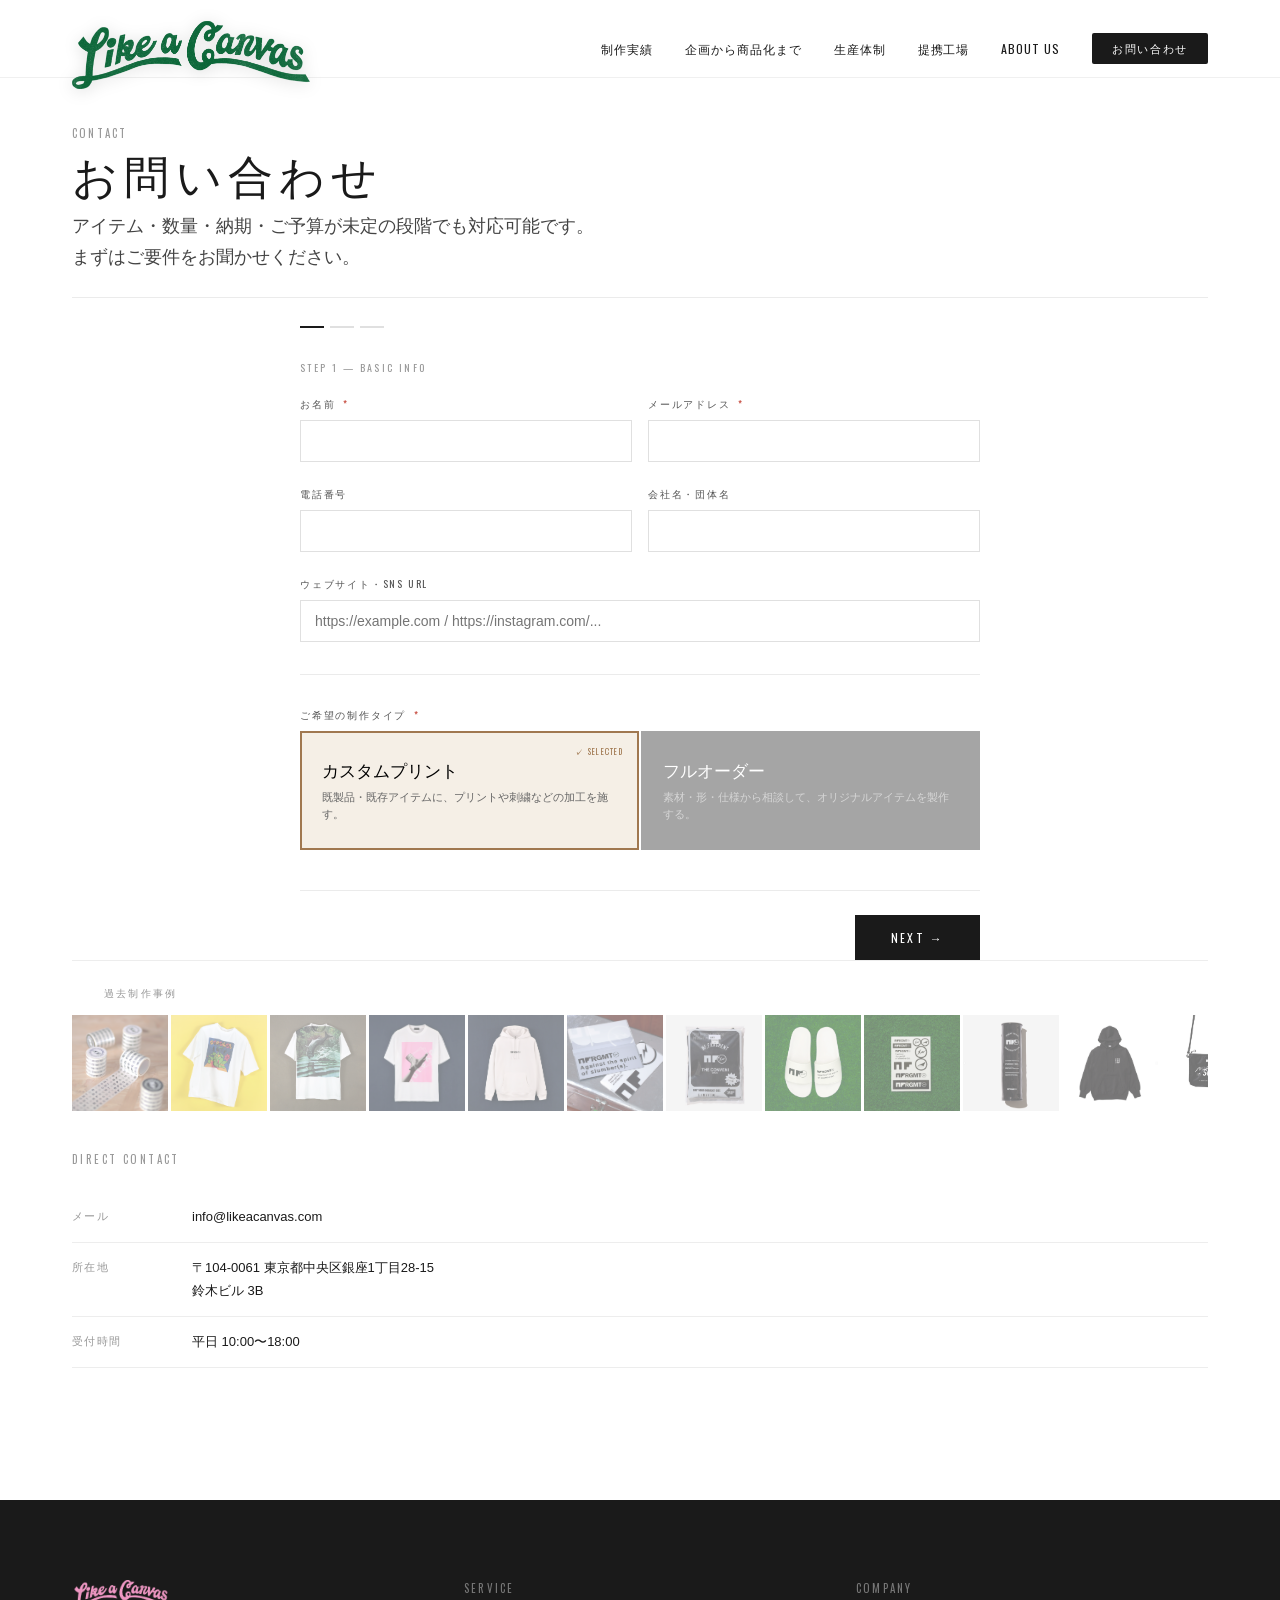
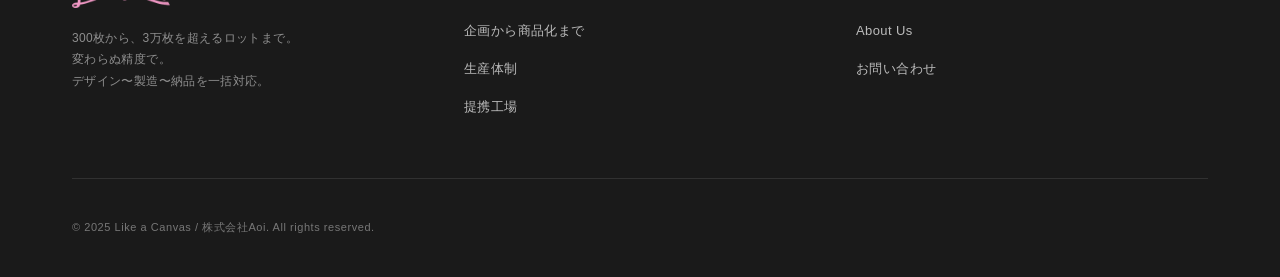
<file: pages/contact.html>
<!DOCTYPE html>
<html lang="ja">
<head>
  <meta charset="UTF-8">
  <meta name="viewport" content="width=device-width, initial-scale=1.0">
  <title>お問い合わせ — Like a Canvas</title><link rel="stylesheet" href="../assets/css/main.css">
  <style>
    [data-fade] {
      opacity: 0;
      transform: translateY(24px);
      transition: opacity 0.7s ease, transform 0.7s ease;
    }
    [data-fade].visible {
      opacity: 1;
      transform: translateY(0);
    }

    /* ===== CONTACT FORM ===== */
    .cf-wrap {
      max-width: 680px;
      margin: 0 auto;
    }

    .cf-step {
      display: none;
    }
    .cf-step.active {
      display: block;
    }

    .cf-section-label {
      font-family: var(--font-heading);
      font-size: 10px;
      letter-spacing: 0.24em;
      text-transform: uppercase;
      color: var(--color-gray-mid);
      margin-bottom: 20px;
    }

    .cf-track-select {
      display: grid;
      grid-template-columns: 1fr 1fr;
      gap: 2px;
      margin-bottom: 32px;
    }

    .cf-track-btn {
      padding: 24px 20px;
      border: 2px solid transparent;
      cursor: pointer;
      text-align: left;
      position: relative;
      transition: opacity 0.2s, border-color 0.2s, transform 0.15s;
    }

    .cf-track-btn--a {
      background: #f5efe6;
    }
    .cf-track-btn--b {
      background: #2a2a2a;
      color: #fff;
    }
    .cf-track-btn:not(.selected) {
      opacity: 0.42;
    }
    .cf-track-btn:not(.selected):hover {
      opacity: 0.72;
      transform: scale(1.01);
    }
    .cf-track-btn.selected {
      opacity: 1;
    }
    .cf-track-btn--a.selected {
      border-color: #a07850;
    }
    .cf-track-btn--b.selected {
      border-color: rgba(255,255,255,0.45);
    }
    .cf-track-btn.selected::after {
      content: '✓ Selected';
      position: absolute;
      top: 12px;
      right: 14px;
      font-family: var(--font-heading);
      font-size: 8px;
      letter-spacing: 0.16em;
      text-transform: uppercase;
    }
    .cf-track-btn--a.selected::after {
      color: #a07850;
    }
    .cf-track-btn--b.selected::after {
      color: rgba(255,255,255,0.5);
    }
    .cf-track-btn-type {
      display: block;
      font-family: var(--font-heading);
      font-size: 9px;
      letter-spacing: 0.22em;
      text-transform: uppercase;
      margin-bottom: 6px;
      color: #a07850;
    }
    .cf-track-btn--b .cf-track-btn-type {
      color: rgba(255,255,255,0.45);
    }
    .cf-track-btn-title {
      display: block;
      font-family: var(--font-heading);
      font-size: 17px;
      font-weight: 500;
      margin-bottom: 6px;
    }
    .cf-track-btn--b .cf-track-btn-title {
      color: #fff;
    }
    .cf-track-btn-desc {
      display: block;
      font-size: 11px;
      line-height: 1.6;
      color: #666;
    }
    .cf-track-btn--b .cf-track-btn-desc {
      color: rgba(255,255,255,0.55);
    }

    .cf-row {
      margin-bottom: 24px;
    }

    .cf-label {
      display: block;
      font-family: var(--font-heading);
      font-size: 10px;
      letter-spacing: 0.18em;
      text-transform: uppercase;
      color: #555;
      margin-bottom: 8px;
    }

    .cf-required {
      color: #c0392b;
      margin-left: 4px;
    }

    .cf-input,
    .cf-textarea,
    .cf-select {
      width: 100%;
      padding: 12px 14px;
      border: 1px solid rgba(0,0,0,0.12);
      border-radius: 0;
      font-family: var(--font-body);
      font-size: 14px;
      background: #fff;
      appearance: none;
      transition: border-color 0.2s;
    }

    .cf-input:focus,
    .cf-textarea:focus,
    .cf-select:focus {
      outline: none;
      border-color: #1a1a1a;
    }

    .cf-textarea {
      min-height: 120px;
      resize: vertical;
    }

    .cf-radio-group,
    .cf-check-group {
      display: flex;
      flex-direction: column;
      gap: 10px;
    }

    .cf-radio-group.inline,
    .cf-check-group.inline {
      flex-direction: row;
      flex-wrap: wrap;
      gap: 8px;
    }

    .cf-radio-label,
    .cf-check-label {
      display: flex;
      align-items: center;
      gap: 10px;
      font-size: 13px;
      cursor: pointer;
      line-height: 1.5;
    }

    .cf-radio-label input,
    .cf-check-label input {
      accent-color: #1a1a1a;
      width: 15px;
      height: 15px;
      flex-shrink: 0;
    }

    .cf-inline-fields {
      display: grid;
      grid-template-columns: 1fr 1fr;
      gap: 16px;
    }

    .cf-divider {
      border: none;
      border-top: 1px solid rgba(0,0,0,0.08);
      margin: 32px 0;
    }

    .cf-nav {
      display: flex;
      justify-content: space-between;
      align-items: center;
      margin-top: 40px;
      padding-top: 24px;
      border-top: 1px solid rgba(0,0,0,0.08);
    }

    .cf-btn-next,
    .cf-btn-back,
    .cf-btn-submit {
      font-family: var(--font-heading);
      font-size: 12px;
      letter-spacing: 0.18em;
      text-transform: uppercase;
      padding: 14px 36px;
      border: none;
      cursor: pointer;
      transition: opacity 0.2s;
    }

    .cf-btn-next,
    .cf-btn-submit {
      background: #1a1a1a;
      color: #fff;
    }

    .cf-btn-back {
      background: transparent;
      color: #999;
      padding-left: 0;
    }

    .cf-btn-next:hover,
    .cf-btn-submit:hover { opacity: 0.75; }

    .cf-progress {
      display: flex;
      gap: 6px;
      margin-bottom: 32px;
    }

    .cf-progress-dot {
      width: 24px;
      height: 2px;
      background: rgba(0,0,0,0.12);
      transition: background 0.3s;
    }

    .cf-progress-dot.active {
      background: #1a1a1a;
    }

    .cf-confirm-check {
      margin-top: 24px;
    }

    .cf-success {
      text-align: center;
      padding: 60px 0;
    }

    .cf-success-title {
      font-family: var(--font-heading);
      font-size: 28px;
      font-weight: 300;
      letter-spacing: 0.1em;
      margin-bottom: 16px;
    }

    .cf-success-text {
      font-size: 13px;
      color: #666;
      line-height: 1.8;
    }

    .cf-note {
      margin-top: 10px;
      font-size: 11px;
      color: #888;
      line-height: 1.7;
    }

    @media (max-width: 767px) {
      .cf-track-select { grid-template-columns: 1fr; }
      .cf-inline-fields { grid-template-columns: 1fr; }
      .cf-radio-group.inline { flex-direction: column; }
    }
  </style>
</head>
<body>

  <!-- NAVBAR -->
  <nav class="navbar">
    <div class="navbar-inner">
      <a href="../index.html" class="navbar-logo">
        <img src="../assets/images/static/logo.png" alt="Like a Canvas">
      </a>
            <ul class="nav-menu">
        <li><a href="../index.html#archives">制作実績</a></li>
        <li><a href="network.html">企画から商品化まで</a></li>
        <li><a href="factory.html">生産体制</a></li>
        <li><a href="factory-showcase.html">提携工場</a></li>
        <li><a href="about.html">About Us</a></li>
        <li><a href="contact.html" class="nav-contact-btn">お問い合わせ</a></li>
      </ul>
      <button class="hamburger" aria-label="メニュー">
        <span></span><span></span><span></span>
      </button>
    </div>
  </nav>

    <div class="mobile-menu">
    <button class="mobile-menu-close" aria-label="閉じる">×</button>
    <a href="../index.html#archives">制作実績</a>
    <a href="network.html">企画から商品化まで</a>
    <a href="factory.html">生産体制</a>
    <a href="factory-showcase.html">提携工場</a>
    <a href="about.html">About Us</a>
    <a href="contact.html">お問い合わせ</a>
  </div>

  <main class="product-main info-page-main">
    <div class="about-content">

      <div class="about-header" data-fade>
        <p class="section-label">Contact</p>
        <h1 class="about-heading">お問い合わせ</h1>
        <p class="about-tagline">アイテム・数量・納期・ご予算が未定の段階でも対応可能です。<br>まずはご要件をお聞かせください。</p>
      </div>

      <!-- フォーム本体 -->
      <div class="cf-wrap" data-fade>

        <!-- プログレスバー -->
        <div class="cf-progress" id="cf-progress">
          <div class="cf-progress-dot active"></div>
          <div class="cf-progress-dot"></div>
          <div class="cf-progress-dot"></div>
        </div>

        <form id="cf-form" action="https://formspree.io/f/xjgjnajo" method="POST">

          <!-- STEP 1: 基本情報 -->
          <div class="cf-step active" data-step="1">
            <p class="cf-section-label">Step 1 — Basic Info</p>

            <div class="cf-inline-fields">
              <div class="cf-row">
                <label class="cf-label" for="cf-name">お名前 <span class="cf-required">*</span></label>
                <input class="cf-input" type="text" id="cf-name" name="name" required>
              </div>
              <div class="cf-row">
                <label class="cf-label" for="cf-email">メールアドレス <span class="cf-required">*</span></label>
                <input class="cf-input" type="email" id="cf-email" name="email" required>
              </div>
            </div>

            <div class="cf-inline-fields">
              <div class="cf-row">
                <label class="cf-label" for="cf-tel">電話番号</label>
                <input class="cf-input" type="tel" id="cf-tel" name="tel">
              </div>
              <div class="cf-row">
                <label class="cf-label" for="cf-company">会社名・団体名</label>
                <input class="cf-input" type="text" id="cf-company" name="company">
              </div>
            </div>

            <div class="cf-row">
              <label class="cf-label" for="cf-website">ウェブサイト・SNS URL</label>
              <input class="cf-input" type="url" id="cf-website" name="website" placeholder="https://example.com / https://instagram.com/...">
            </div>

            <hr class="cf-divider">

            <div class="cf-row">
              <label class="cf-label">ご希望の制作タイプ <span class="cf-required">*</span></label>
              <div class="cf-track-select">
                <button type="button" class="cf-track-btn cf-track-btn--a selected" data-track="custom">
                  <span class="cf-track-btn-title">カスタムプリント</span>
                  <span class="cf-track-btn-desc">既製品・既存アイテムに、プリントや刺繍などの加工を施す。</span>
                </button>
                <button type="button" class="cf-track-btn cf-track-btn--b" data-track="full">
                  <span class="cf-track-btn-title">フルオーダー</span>
                  <span class="cf-track-btn-desc">素材・形・仕様から相談して、オリジナルアイテムを製作する。</span>
                </button>
              </div>
              <input type="hidden" name="track" id="cf-track-val" value="カスタムプリント">
            </div>

            <div class="cf-nav">
              <span></span>
              <button type="button" class="cf-btn-next" id="cf-next-1">Next →</button>
            </div>
          </div>

          <!-- STEP 2A: カスタムプリント詳細 -->
          <div class="cf-step" data-step="2" data-for="custom">
            <p class="cf-section-label">Step 2 — Custom Print Details</p>

            <div class="cf-row">
              <label class="cf-label">アイテムの種類（複数選択可）</label>
              <div class="cf-check-group">
                <label class="cf-check-label"><input type="checkbox" name="item_type[]" value="アパレルアイテム（Tシャツ・スウェット・ユニフォームなど）"> アパレルアイテム（Tシャツ・スウェット・ユニフォームなど）</label>
                <label class="cf-check-label"><input type="checkbox" name="item_type[]" value="バッグアイテム（トートバッグ・ポーチ・サコッシュなど）"> バッグアイテム（トートバッグ・ポーチ・サコッシュなど）</label>
                <label class="cf-check-label"><input type="checkbox" name="item_type[]" value="モバイルアイテム（充電器・モバイルバッテリー・携帯スタンドなど）"> モバイルアイテム（充電器・モバイルバッテリー・携帯スタンドなど）</label>
                <label class="cf-check-label"><input type="checkbox" name="item_type[]" value="キッチンアイテム（タンブラー・マグカップ・ランチボックスなど）"> キッチンアイテム（タンブラー・マグカップ・ランチボックスなど）</label>
                <label class="cf-check-label"><input type="checkbox" name="item_type[]" value="その他"> その他</label>
              </div>
            </div>

            <div class="cf-row">
              <label class="cf-label">プリント・刺繍に使用するロゴやデザインデータはご用意済みですか？</label>
              <div class="cf-radio-group">
                <label class="cf-radio-label"><input type="radio" name="design_data" value="既に用意済み（入稿可能なデータがある）"> 既に用意済み（入稿可能なデータがある）</label>
                <label class="cf-radio-label"><input type="radio" name="design_data" value="ロゴや画像素材はあるが、入稿用の調整が必要"> ロゴや画像素材はあるが、入稿用の調整が必要</label>
                <label class="cf-radio-label"><input type="radio" name="design_data" value="これから制作する必要がある"> これから制作する必要がある</label>
              </div>
              <p class="cf-note">※ロゴ・イラスト・文字組みなどのグラフィックデータは、基本的にご支給をお願いしております。新規でのグラフィックデザイン制作をご希望の場合は、内容に応じて別途制作費と制作期間をいただく場合がございます。</p>
            </div>

            <div class="cf-row">
              <label class="cf-label">ご希望の加工方法（複数選択可）</label>
              <div class="cf-check-group">
                <label class="cf-check-label"><input type="checkbox" name="process[]" value="シルクスクリーン印刷（単色ロゴなどに）"> シルクスクリーン印刷（単色ロゴなどに）</label>
                <label class="cf-check-label"><input type="checkbox" name="process[]" value="インクジェット印刷（フルカラーや写真の印刷などに）"> インクジェット印刷（フルカラーや写真の印刷などに）</label>
                <label class="cf-check-label"><input type="checkbox" name="process[]" value="刺繍（ワンポイントのアクセントに）"> 刺繍（ワンポイントのアクセントに）</label>
                <label class="cf-check-label"><input type="checkbox" name="process[]" value="転写・昇華プリント"> 転写・昇華プリント</label>
                <label class="cf-check-label"><input type="checkbox" name="process[]" value="未定・相談したい"> 未定・相談したい</label>
              </div>
            </div>

            <div class="cf-row">
              <label class="cf-label">ご希望の数量</label>
              <div class="cf-radio-group inline">
                <label class="cf-radio-label"><input type="radio" name="quantity" value="50〜100枚"> 50〜100枚</label>
                <label class="cf-radio-label"><input type="radio" name="quantity" value="101〜300枚"> 101〜300枚</label>
                <label class="cf-radio-label"><input type="radio" name="quantity" value="301〜500枚"> 301〜500枚</label>
                <label class="cf-radio-label"><input type="radio" name="quantity" value="501〜1,000枚"> 501〜1,000枚</label>
                <label class="cf-radio-label"><input type="radio" name="quantity" value="1,001枚以上"> 1,001枚以上</label>
              </div>
            </div>

            <div class="cf-row">
              <label class="cf-label">ご希望の納期</label>
              <div class="cf-radio-group inline">
                <label class="cf-radio-label"><input type="radio" name="deadline" value="1ヶ月以内"> 1ヶ月以内</label>
                <label class="cf-radio-label"><input type="radio" name="deadline" value="1〜2ヶ月以内"> 1〜2ヶ月以内</label>
                <label class="cf-radio-label"><input type="radio" name="deadline" value="納期未定（相談したい）"> 納期未定（相談したい）</label>
              </div>
            </div>

            <div class="cf-nav">
              <button type="button" class="cf-btn-back" data-back="1">← Back</button>
              <button type="button" class="cf-btn-next" data-next="3">Next →</button>
            </div>
          </div>

          <!-- STEP 2B: フルオーダー詳細 -->
          <div class="cf-step" data-step="2" data-for="full">
            <p class="cf-section-label">Step 2 — Full Order Details</p>

            <div class="cf-row">
              <label class="cf-label" for="cf-item-desc">ご希望の製作アイテムの種類を教えてください。</label>
              <input class="cf-input" type="text" id="cf-item-desc" name="item_description" placeholder="例：オリジナルバッグ、ポーチ、キャップ、アパレルアイテム、雑貨アイテムなど">
            </div>

            <div class="cf-row">
              <label class="cf-label" for="cf-spec">アイテムの仕様に関するご要望がありましたら、教えてください。</label>
              <textarea class="cf-textarea" id="cf-spec" name="spec_requirements" placeholder="素材、形状、色、サイズ感、参考アイテムなど、イメージをお聞かせください。"></textarea>
              <p class="cf-note">※アイテム本体の形状・素材・仕様については、内容に応じてご提案可能です。ロゴ・イラストなどの新規グラフィックデザイン制作をご希望の場合は、別途制作費と制作期間をいただく場合がございます。</p>
            </div>

            <div class="cf-row">
              <label class="cf-label">ご希望の数量</label>
              <div class="cf-radio-group inline">
                <label class="cf-radio-label"><input type="radio" name="quantity" value="301〜500枚"> 301〜500枚</label>
                <label class="cf-radio-label"><input type="radio" name="quantity" value="501〜1,000枚"> 501〜1,000枚</label>
                <label class="cf-radio-label"><input type="radio" name="quantity" value="1,001枚以上"> 1,001枚以上</label>
              </div>
            </div>

            <div class="cf-row">
              <label class="cf-label">ご希望の納期</label>
              <div class="cf-radio-group inline">
                <label class="cf-radio-label"><input type="radio" name="deadline" value="1〜2ヶ月以内"> 1〜2ヶ月以内</label>
                <label class="cf-radio-label"><input type="radio" name="deadline" value="2〜3ヶ月以内"> 2〜3ヶ月以内</label>
                <label class="cf-radio-label"><input type="radio" name="deadline" value="納期未定（相談したい）"> 納期未定（相談したい）</label>
              </div>
              <p class="cf-note">※フルオーダーは仕様や製作内容によって納期が変動します。お急ぎの場合は、航空便などの手配により費用が上がる場合がございます。</p>
            </div>

            <div class="cf-row">
              <label class="cf-label">オプションサービス（複数選択可）</label>
              <div class="cf-check-group">
                <label class="cf-check-label"><input type="checkbox" name="options[]" value="オリジナルパッケージの制作（外箱や梱包袋を制作）"> オリジナルパッケージの制作（外箱や梱包袋を制作）</label>
                <label class="cf-check-label"><input type="checkbox" name="options[]" value="オリジナルブランドネームタグの制作"> オリジナルブランドネームタグの制作</label>
                <label class="cf-check-label"><input type="checkbox" name="options[]" value="SNS、ウェブストア用の商品写真の撮影"> SNS、ウェブストア用の商品写真の撮影</label>
                <label class="cf-check-label"><input type="checkbox" name="options[]" value="倉庫納品・仕分け対応"> 倉庫納品・仕分け対応</label>
              </div>
            </div>

            <div class="cf-row">
              <label class="cf-label" for="cf-ref-url">参考資料URL</label>
              <input class="cf-input" type="url" id="cf-ref-url" name="reference_url" placeholder="https://...">
            </div>

            <div class="cf-nav">
              <button type="button" class="cf-btn-back" data-back="1">← Back</button>
              <button type="button" class="cf-btn-next" data-next="3">Next →</button>
            </div>
          </div>

          <!-- STEP 3: 最終確認 -->
          <div class="cf-step" data-step="3">
            <p class="cf-section-label">Step 3 — Message & Confirm</p>

            <div class="cf-row">
              <label class="cf-label" for="cf-message">お問い合わせ内容・補足 <span class="cf-required">*</span></label>
              <textarea class="cf-textarea" id="cf-message" name="message" placeholder="ご要件・ご要望をご記入ください。" required style="min-height:160px;"></textarea>
            </div>

            <div class="cf-row">
              <label class="cf-label" for="cf-special">特別なご要望・備考</label>
              <textarea class="cf-textarea" id="cf-special" name="special_requests" placeholder="納品先・梱包仕様・他にご要望があればご記入ください。"></textarea>
            </div>

            <div class="cf-confirm-check">
              <label class="cf-check-label">
                <input type="checkbox" name="confirmed" value="同意する" required>
                送信内容を確認し、2営業日以内に返信があることを了承しました。
              </label>
            </div>

            <div class="cf-nav">
              <button type="button" class="cf-btn-back" id="cf-back-3">← Back</button>
              <button type="submit" class="cf-btn-submit">送信する</button>
            </div>
          </div>

        </form>
      </div>

      <!-- 過去制作事例 -->
      <div class="about-archive-strip" data-fade>
        <p class="page-archive-strip-label">過去制作事例</p>
        <div class="page-archive-strip-scroll">
          <div class="page-archive-thumbs" id="page-archive-thumbs"></div>
        </div>
      </div>

      <!-- 直接連絡先 -->
      <div class="about-company" data-fade>
        <h2 class="about-section-title">Direct Contact</h2>
        <table class="about-table">
          <tr>
            <th>メール</th>
            <td>info@likeacanvas.com</td>
          </tr>
          <tr>
            <th>所在地</th>
            <td>〒104-0061 東京都中央区銀座1丁目28-15<br>鈴木ビル 3B</td>
          </tr>
          <tr>
            <th>受付時間</th>
            <td>平日 10:00〜18:00</td>
          </tr>
        </table>
      </div>

    </div>
  </main>

  <footer class="footer">
    <div class="footer-inner">
      <div class="footer-top">
        <div>
          <div class="footer-logo">
            <img src="../assets/images/static/logo.png" alt="Like a Canvas">
          </div>
          <p class="footer-tagline">300枚から、3万枚を超えるロットまで。<br>変わらぬ精度で。<br>デザイン〜製造〜納品を一括対応。</p>
        </div>
        <div>
          <p class="footer-nav-title">Service</p>
                    <ul class="footer-nav-list">
            <li><a href="network.html">企画から商品化まで</a></li>
            <li><a href="factory.html">生産体制</a></li>
            <li><a href="factory-showcase.html">提携工場</a></li>
          </ul>
        </div>
        <div>
          <p class="footer-nav-title">Company</p>
          <ul class="footer-nav-list">
            <li><a href="about.html">About Us</a></li>
            <li><a href="contact.html">お問い合わせ</a></li>
          </ul>
        </div>
      </div>
      <div class="footer-bottom">
        <p class="footer-copyright">© 2025 Like a Canvas / 株式会社Aoi. All rights reserved.</p>
      </div>
    </div>
  </footer>

  <script src="../assets/js/main.js"></script>
  <script>
    document.addEventListener('DOMContentLoaded', () => {
      // 過去制作事例サムネイル
      const thumbs = document.getElementById('page-archive-thumbs');
      PRODUCTS.forEach(p => {
        const a = document.createElement('a');
        a.href = `../product.html?id=${p.slug}`;
        a.className = 'page-archive-thumb';
        a.innerHTML = `<img src="../assets/images/${p.images[0]}" alt="${p.title}" loading="lazy">`;
        thumbs.appendChild(a);
      });

      // ===== MULTI-STEP FORM =====
      let currentTrack = 'custom';

      const steps = document.querySelectorAll('.cf-step');
      const progressDots = document.querySelectorAll('.cf-progress-dot');

      function showStep(stepNum, track) {
        steps.forEach(s => s.classList.remove('active'));

        if (stepNum === 1) {
          document.querySelector('.cf-step[data-step="1"]').classList.add('active');
          setProgress(0);
        } else if (stepNum === 2) {
          const target = document.querySelector(`.cf-step[data-step="2"][data-for="${track}"]`);
          if (target) target.classList.add('active');
          setProgress(1);
        } else if (stepNum === 3) {
          document.querySelector('.cf-step[data-step="3"]').classList.add('active');
          setProgress(2);
        }
      }

      function setProgress(index) {
        progressDots.forEach((d, i) => {
          d.classList.toggle('active', i <= index);
        });
      }

      // トラック選択ボタン
      document.querySelectorAll('.cf-track-btn').forEach(btn => {
        btn.addEventListener('click', () => {
          currentTrack = btn.dataset.track;
          document.querySelectorAll('.cf-track-btn').forEach(b => b.classList.remove('selected'));
          btn.classList.add('selected');
          document.getElementById('cf-track-val').value =
            currentTrack === 'custom' ? 'カスタムプリント' : 'フルオーダー';
        });
      });

      // Step 1 → Step 2
      document.getElementById('cf-next-1').addEventListener('click', () => {
        const name = document.getElementById('cf-name');
        const email = document.getElementById('cf-email');
        if (!name.value.trim() || !email.value.trim()) {
          name.reportValidity();
          email.reportValidity();
          return;
        }
        showStep(2, currentTrack);
      });

      // Step 2 → Step 3
      document.querySelectorAll('.cf-btn-next[data-next="3"]').forEach(btn => {
        btn.addEventListener('click', () => showStep(3, currentTrack));
      });

      // Back buttons
      document.querySelectorAll('.cf-btn-back[data-back="1"]').forEach(btn => {
        btn.addEventListener('click', () => showStep(1, currentTrack));
      });
      document.getElementById('cf-back-3').addEventListener('click', () => {
        showStep(2, currentTrack);
      });
    });
  </script>
</body>
</html>
</file>
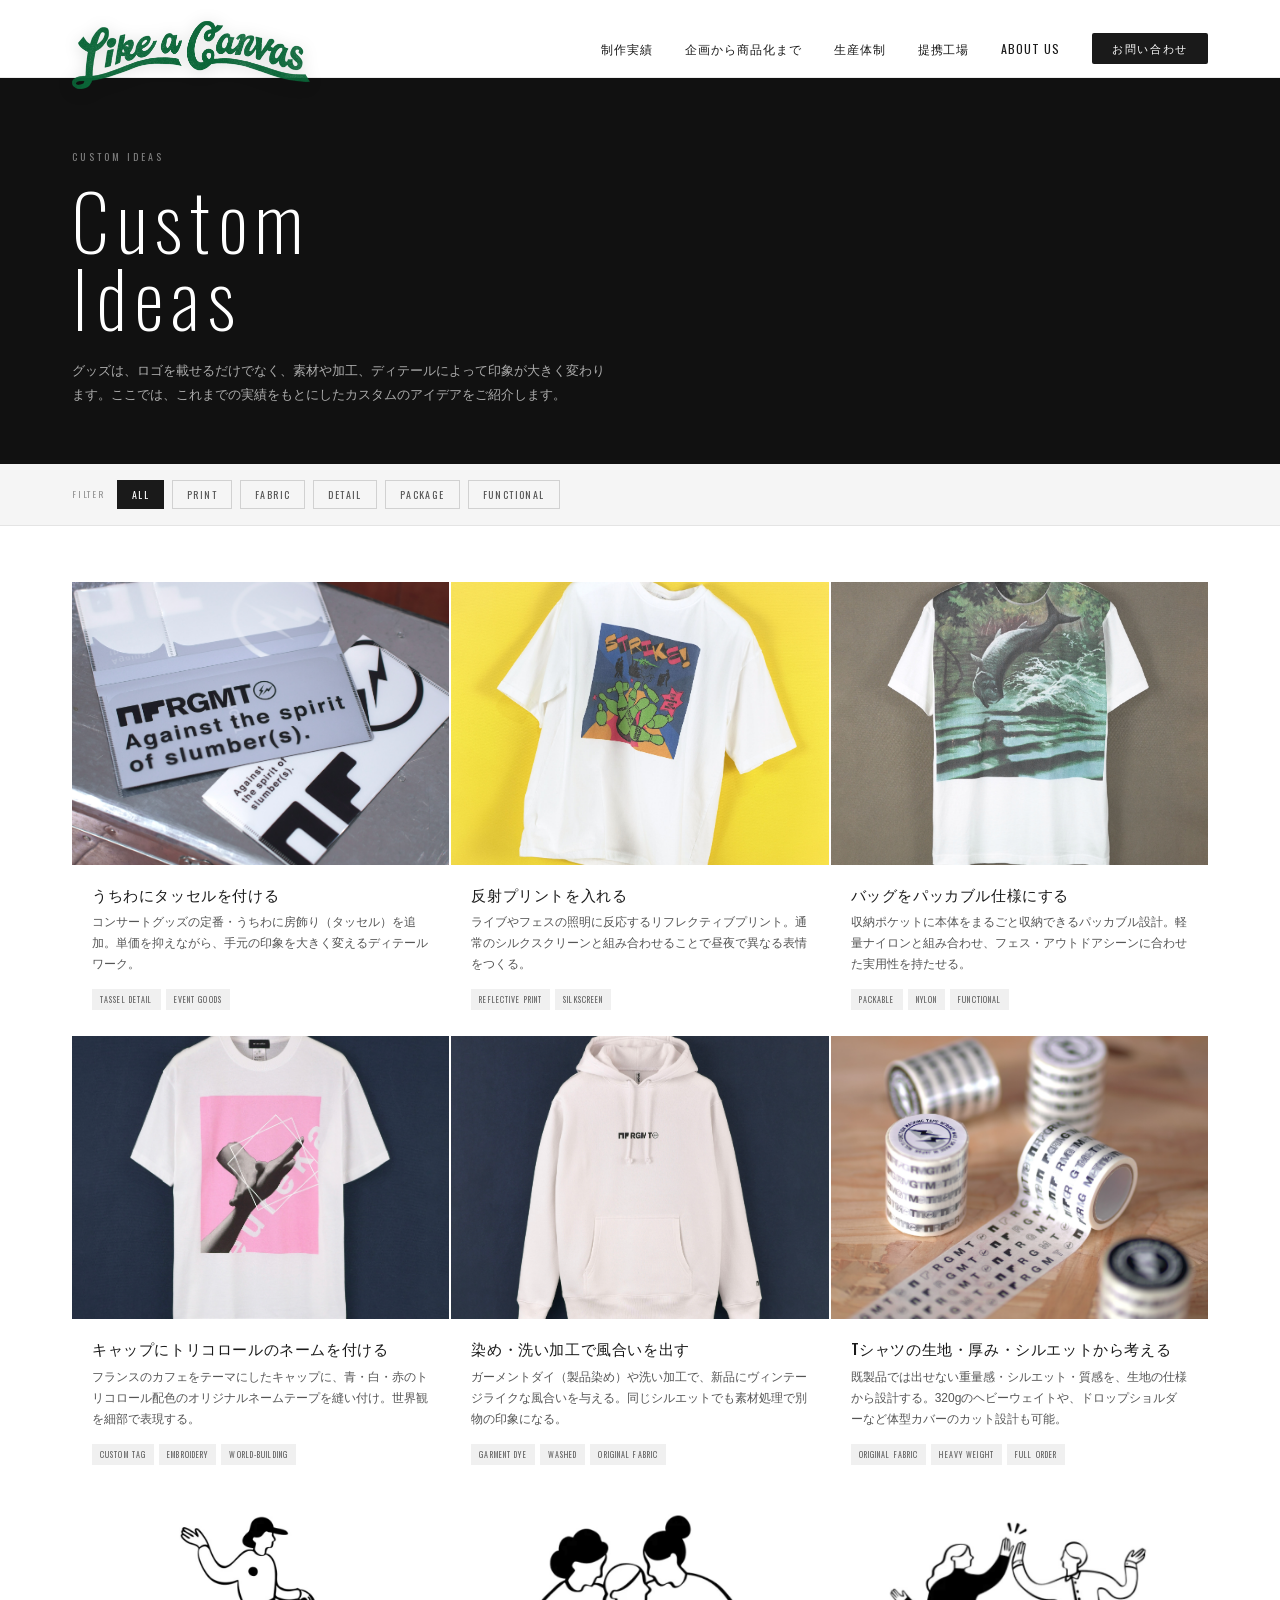
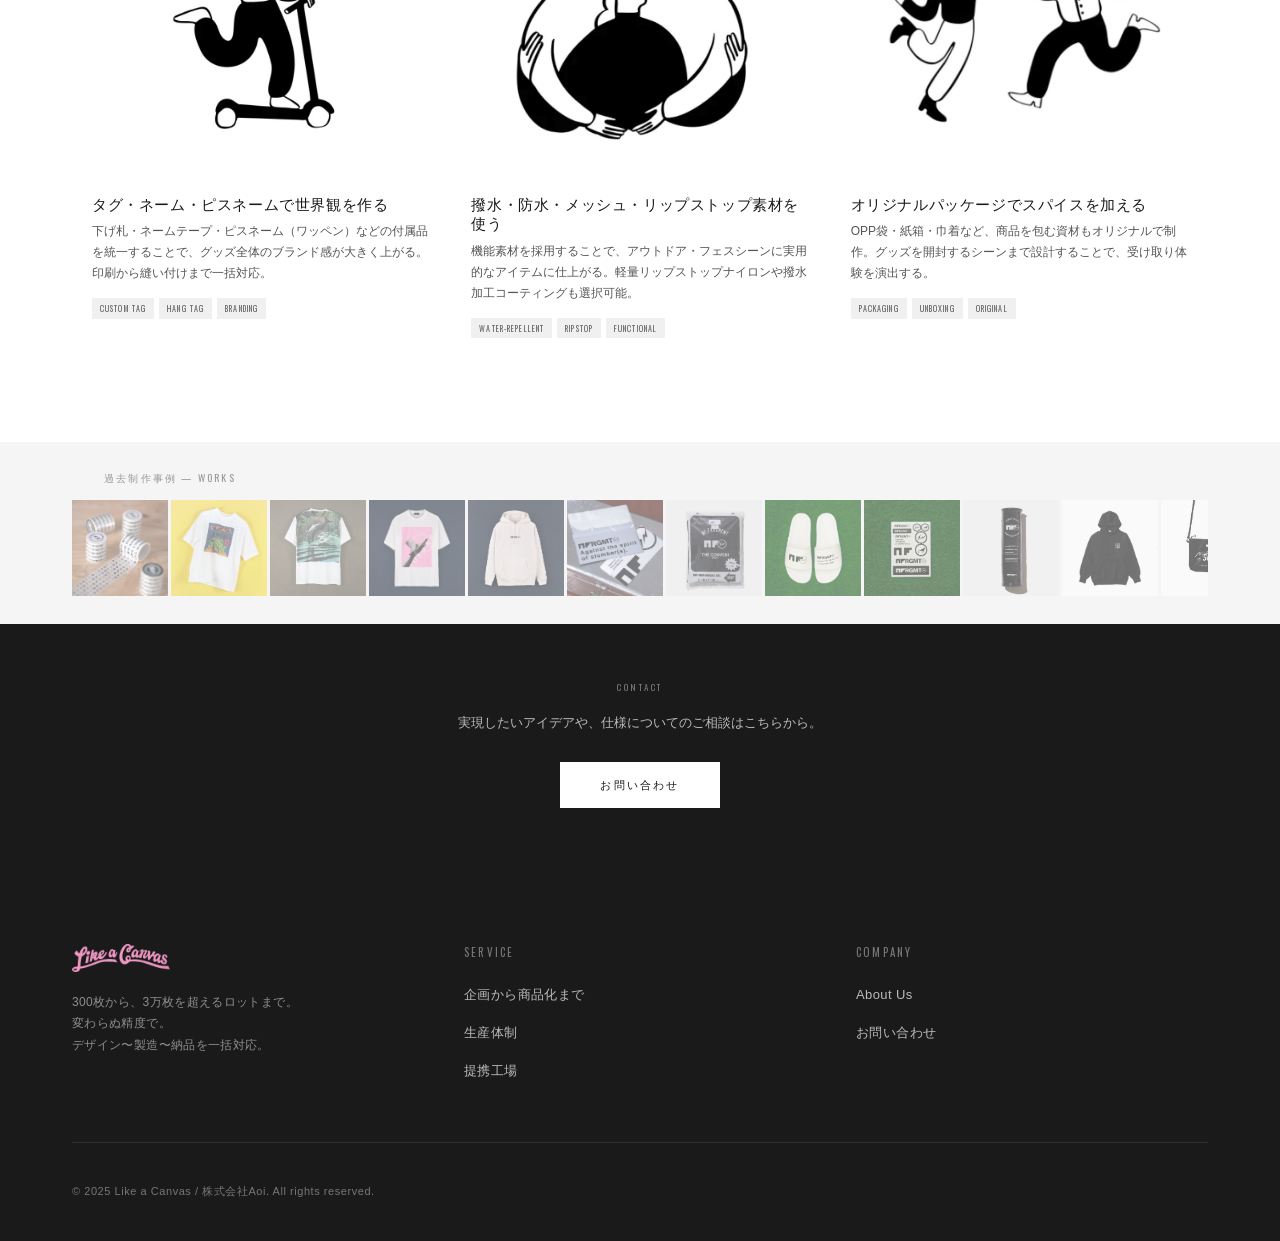
<file: pages/custom-ideas.html>
<!DOCTYPE html>
<html lang="ja">
<head>
  <meta charset="UTF-8">
  <meta name="viewport" content="width=device-width, initial-scale=1.0">
  <title>Custom Ideas — Like a Canvas</title>
  <meta name="description" content="実績から見る、グッズのカスタムアイデア。素材・加工・ディテールによって印象が大きく変わります。"><link rel="stylesheet" href="../assets/css/main.css">
  <style>
    [data-fade] {
      opacity: 0;
      transform: translateY(24px);
      transition: opacity 0.7s ease, transform 0.7s ease;
    }
    [data-fade].visible {
      opacity: 1;
      transform: translateY(0);
    }

    /* ===== CUSTOM IDEAS PAGE ===== */
    .ci-page-main {
      margin-top: 77px;
    }

    /* ヘッダー */
    .ci-header {
      background: #111;
      color: #fff;
      padding: 72px 0 56px;
    }

    .ci-header-inner {
      max-width: var(--site-max);
      margin: 0 auto;
      padding: 0 var(--site-pad);
    }

    .ci-header-label {
      font-family: var(--font-heading);
      font-size: 10px;
      letter-spacing: 0.3em;
      text-transform: uppercase;
      opacity: 0.45;
      margin-bottom: 16px;
    }

    .ci-header-title {
      font-family: var(--font-heading);
      font-size: clamp(40px, 6vw, 80px);
      font-weight: 200;
      letter-spacing: 0.1em;
      line-height: 1.0;
      margin-bottom: 24px;
    }

    .ci-header-sub {
      font-size: 13px;
      line-height: 1.9;
      opacity: 0.65;
      max-width: 540px;
    }

    /* フィルタータグ */
    .ci-filter {
      background: #f5f5f5;
      padding: 16px 0;
      border-bottom: 1px solid rgba(0,0,0,0.07);
      position: sticky;
      top: 77px;
      z-index: 10;
    }

    .ci-filter-inner {
      max-width: var(--site-max);
      margin: 0 auto;
      padding: 0 var(--site-pad);
      display: flex;
      gap: 8px;
      flex-wrap: wrap;
      align-items: center;
    }

    .ci-filter-label {
      font-family: var(--font-heading);
      font-size: 9px;
      letter-spacing: 0.2em;
      text-transform: uppercase;
      color: var(--color-gray-mid);
      margin-right: 4px;
    }

    .ci-filter-btn {
      font-family: var(--font-heading);
      font-size: 10px;
      letter-spacing: 0.14em;
      text-transform: uppercase;
      padding: 6px 14px;
      background: transparent;
      border: 1px solid rgba(0,0,0,0.15);
      cursor: pointer;
      transition: all 0.2s;
      color: #555;
    }

    .ci-filter-btn.active,
    .ci-filter-btn:hover {
      background: #1a1a1a;
      color: #fff;
      border-color: #1a1a1a;
    }

    /* カードグリッド */
    .ci-grid-section {
      padding: 56px 0 80px;
    }

    .ci-grid-inner {
      max-width: var(--site-max);
      margin: 0 auto;
      padding: 0 var(--site-pad);
    }

    .ci-grid {
      display: grid;
      grid-template-columns: repeat(3, 1fr);
      gap: 2px;
    }

    .ci-card {
      background: #fff;
      overflow: hidden;
      transition: opacity 0.3s;
    }

    .ci-card.hidden {
      display: none;
    }

    .ci-card-img {
      width: 100%;
      aspect-ratio: 4/3;
      overflow: hidden;
      background: var(--color-gray);
    }

    .ci-card-img img {
      width: 100%;
      height: 100%;
      object-fit: cover;
      transition: transform 0.6s ease;
    }

    .ci-card:hover .ci-card-img img {
      transform: scale(1.04);
    }

    .ci-card-body {
      padding: 20px 20px 24px;
    }

    .ci-card-title {
      font-family: var(--font-heading);
      font-size: 15px;
      font-weight: 500;
      letter-spacing: 0.04em;
      margin-bottom: 8px;
      line-height: 1.3;
    }

    .ci-card-desc {
      font-size: 12px;
      line-height: 1.75;
      color: #555;
      margin-bottom: 14px;
    }

    .ci-card-tags {
      display: flex;
      flex-wrap: wrap;
      gap: 5px;
    }

    .ci-tag {
      font-family: var(--font-heading);
      font-size: 8px;
      letter-spacing: 0.14em;
      text-transform: uppercase;
      padding: 4px 8px;
      background: #f0f0f0;
      color: #666;
    }

    /* CTAバナー */
    .ci-cta {
      background: #1a1a1a;
      padding: 56px 0;
    }

    .ci-cta-inner {
      max-width: var(--site-max);
      margin: 0 auto;
      padding: 0 var(--site-pad);
      text-align: center;
    }

    .ci-cta-label {
      font-family: var(--font-heading);
      font-size: 9px;
      letter-spacing: 0.28em;
      text-transform: uppercase;
      color: rgba(255,255,255,0.4);
      margin-bottom: 16px;
    }

    .ci-cta-text {
      font-size: 13px;
      color: rgba(255,255,255,0.7);
      line-height: 1.8;
      margin-bottom: 28px;
    }

    .ci-cta-btn {
      display: inline-block;
      font-family: var(--font-heading);
      font-size: 11px;
      letter-spacing: 0.2em;
      text-transform: uppercase;
      padding: 14px 40px;
      background: #fff;
      color: #1a1a1a;
      text-decoration: none;
      transition: opacity 0.2s;
    }

    .ci-cta-btn:hover { opacity: 0.8; }

    /* アーカイブstrip */
    .ci-archive-section {
      background: #f5f5f5;
      padding: 28px 0;
    }

    .ci-archive-inner {
      max-width: var(--site-max);
      margin: 0 auto;
      padding: 0 var(--site-pad);
    }

    @media (max-width: 767px) {
      .ci-page-main { margin-top: 60px; }
      .ci-filter { top: 60px; }
      .ci-header { padding: 48px 0 36px; }
      .ci-grid { grid-template-columns: 1fr 1fr; }
    }

    @media (max-width: 480px) {
      .ci-grid { grid-template-columns: 1fr; }
    }
  </style>
</head>
<body>

  <!-- NAVBAR -->
  <nav class="navbar">
    <div class="navbar-inner">
      <a href="../index.html" class="navbar-logo">
        <img src="../assets/images/static/logo.png" alt="Like a Canvas">
      </a>
            <ul class="nav-menu">
        <li><a href="../index.html#archives">制作実績</a></li>
        <li><a href="network.html">企画から商品化まで</a></li>
        <li><a href="factory.html">生産体制</a></li>
        <li><a href="factory-showcase.html">提携工場</a></li>
        <li><a href="about.html">About Us</a></li>
        <li><a href="contact.html" class="nav-contact-btn">お問い合わせ</a></li>
      </ul>
      <button class="hamburger" aria-label="メニュー">
        <span></span><span></span><span></span>
      </button>
    </div>
  </nav>

    <div class="mobile-menu">
    <button class="mobile-menu-close" aria-label="閉じる">×</button>
    <a href="../index.html#archives">制作実績</a>
    <a href="network.html">企画から商品化まで</a>
    <a href="factory.html">生産体制</a>
    <a href="factory-showcase.html">提携工場</a>
    <a href="about.html">About Us</a>
    <a href="contact.html">お問い合わせ</a>
  </div>

  <main class="ci-page-main">

    <!-- ヘッダー -->
    <div class="ci-header">
      <div class="ci-header-inner">
        <p class="ci-header-label">Custom Ideas</p>
        <h1 class="ci-header-title">Custom<br>Ideas</h1>
        <p class="ci-header-sub">グッズは、ロゴを載せるだけでなく、素材や加工、ディテールによって印象が大きく変わります。ここでは、これまでの実績をもとにしたカスタムのアイデアをご紹介します。</p>
      </div>
    </div>

    <!-- フィルター -->
    <div class="ci-filter">
      <div class="ci-filter-inner">
        <span class="ci-filter-label">Filter</span>
        <button class="ci-filter-btn active" data-filter="all">All</button>
        <button class="ci-filter-btn" data-filter="print">Print</button>
        <button class="ci-filter-btn" data-filter="fabric">Fabric</button>
        <button class="ci-filter-btn" data-filter="detail">Detail</button>
        <button class="ci-filter-btn" data-filter="package">Package</button>
        <button class="ci-filter-btn" data-filter="functional">Functional</button>
      </div>
    </div>

    <!-- カードグリッド -->
    <div class="ci-grid-section">
      <div class="ci-grid-inner">
        <div class="ci-grid" id="ci-grid">

          <div class="ci-card" data-category="detail">
            <div class="ci-card-img">
              <img src="../assets/images/681b02869f09a54f86f32551_DSC01590.jpg" alt="タッセル付きうちわ" loading="lazy">
            </div>
            <div class="ci-card-body">
              <h3 class="ci-card-title">うちわにタッセルを付ける</h3>
              <p class="ci-card-desc">コンサートグッズの定番・うちわに房飾り（タッセル）を追加。単価を抑えながら、手元の印象を大きく変えるディテールワーク。</p>
              <div class="ci-card-tags">
                <span class="ci-tag">Tassel Detail</span>
                <span class="ci-tag">Event Goods</span>
              </div>
            </div>
          </div>

          <div class="ci-card" data-category="print">
            <div class="ci-card-img">
              <img src="../assets/images/681ac9e687cad6b4b083b570_DSC01419_0002_DSC01434.jpg" alt="反射プリント" loading="lazy">
            </div>
            <div class="ci-card-body">
              <h3 class="ci-card-title">反射プリントを入れる</h3>
              <p class="ci-card-desc">ライブやフェスの照明に反応するリフレクティブプリント。通常のシルクスクリーンと組み合わせることで昼夜で異なる表情をつくる。</p>
              <div class="ci-card-tags">
                <span class="ci-tag">Reflective Print</span>
                <span class="ci-tag">Silkscreen</span>
              </div>
            </div>
          </div>

          <div class="ci-card" data-category="functional">
            <div class="ci-card-img">
              <img src="../assets/images/681af5a9a7e83363a565b3be_DSC01439_0003_背景.jpg" alt="パッカブル仕様" loading="lazy">
            </div>
            <div class="ci-card-body">
              <h3 class="ci-card-title">バッグをパッカブル仕様にする</h3>
              <p class="ci-card-desc">収納ポケットに本体をまるごと収納できるパッカブル設計。軽量ナイロンと組み合わせ、フェス・アウトドアシーンに合わせた実用性を持たせる。</p>
              <div class="ci-card-tags">
                <span class="ci-tag">Packable</span>
                <span class="ci-tag">Nylon</span>
                <span class="ci-tag">Functional</span>
              </div>
            </div>
          </div>

          <div class="ci-card" data-category="detail">
            <div class="ci-card-img">
              <img src="../assets/images/681afca6b1026f7389055124_DSC01732_0000_レイヤー 0_0003_背景.jpg" alt="トリコロールネーム" loading="lazy">
            </div>
            <div class="ci-card-body">
              <h3 class="ci-card-title">キャップにトリコロールのネームを付ける</h3>
              <p class="ci-card-desc">フランスのカフェをテーマにしたキャップに、青・白・赤のトリコロール配色のオリジナルネームテープを縫い付け。世界観を細部で表現する。</p>
              <div class="ci-card-tags">
                <span class="ci-tag">Custom Tag</span>
                <span class="ci-tag">Embroidery</span>
                <span class="ci-tag">World-building</span>
              </div>
            </div>
          </div>

          <div class="ci-card" data-category="fabric">
            <div class="ci-card-img">
              <img src="../assets/images/681b068125cef1412628d803_DSC01703_0004_背景_0003_背景.jpg" alt="染め洗い加工" loading="lazy">
            </div>
            <div class="ci-card-body">
              <h3 class="ci-card-title">染め・洗い加工で風合いを出す</h3>
              <p class="ci-card-desc">ガーメントダイ（製品染め）や洗い加工で、新品にヴィンテージライクな風合いを与える。同じシルエットでも素材処理で別物の印象になる。</p>
              <div class="ci-card-tags">
                <span class="ci-tag">Garment Dye</span>
                <span class="ci-tag">Washed</span>
                <span class="ci-tag">Original Fabric</span>
              </div>
            </div>
          </div>

          <div class="ci-card" data-category="fabric">
            <div class="ci-card-img">
              <img src="../assets/images/6819d717e97984633ddb818a_DSC01543 2のコピー.jpg" alt="生地から設計するTシャツ" loading="lazy">
            </div>
            <div class="ci-card-body">
              <h3 class="ci-card-title">Tシャツの生地・厚み・シルエットから考える</h3>
              <p class="ci-card-desc">既製品では出せない重量感・シルエット・質感を、生地の仕様から設計する。320gのヘビーウェイトや、ドロップショルダーなど体型カバーのカット設計も可能。</p>
              <div class="ci-card-tags">
                <span class="ci-tag">Original Fabric</span>
                <span class="ci-tag">Heavy Weight</span>
                <span class="ci-tag">Full Order</span>
              </div>
            </div>
          </div>

          <div class="ci-card" data-category="detail package">
            <div class="ci-card-img">
              <img src="../assets/images/67225feb622882e9ed7362a8_スクリーンショット 2024-10-31 1.00.32.jpg" alt="タグ・ネームで世界観を作る" loading="lazy">
            </div>
            <div class="ci-card-body">
              <h3 class="ci-card-title">タグ・ネーム・ピスネームで世界観を作る</h3>
              <p class="ci-card-desc">下げ札・ネームテープ・ピスネーム（ワッペン）などの付属品を統一することで、グッズ全体のブランド感が大きく上がる。印刷から縫い付けまで一括対応。</p>
              <div class="ci-card-tags">
                <span class="ci-tag">Custom Tag</span>
                <span class="ci-tag">Hang Tag</span>
                <span class="ci-tag">Branding</span>
              </div>
            </div>
          </div>

          <div class="ci-card" data-category="functional fabric">
            <div class="ci-card-img">
              <img src="../assets/images/67225febbb9c9589325b29f1_スクリーンショット 2024-10-31 1.00.24.jpg" alt="素材機能を使う" loading="lazy">
            </div>
            <div class="ci-card-body">
              <h3 class="ci-card-title">撥水・防水・メッシュ・リップストップ素材を使う</h3>
              <p class="ci-card-desc">機能素材を採用することで、アウトドア・フェスシーンに実用的なアイテムに仕上がる。軽量リップストップナイロンや撥水加工コーティングも選択可能。</p>
              <div class="ci-card-tags">
                <span class="ci-tag">Water-repellent</span>
                <span class="ci-tag">Ripstop</span>
                <span class="ci-tag">Functional</span>
              </div>
            </div>
          </div>

          <div class="ci-card" data-category="package">
            <div class="ci-card-img">
              <img src="../assets/images/67225feb6327c298cfb6b664_スクリーンショット 2024-10-31 1.00.14.jpg" alt="パッケージング" loading="lazy">
            </div>
            <div class="ci-card-body">
              <h3 class="ci-card-title">オリジナルパッケージでスパイスを加える</h3>
              <p class="ci-card-desc">OPP袋・紙箱・巾着など、商品を包む資材もオリジナルで制作。グッズを開封するシーンまで設計することで、受け取り体験を演出する。</p>
              <div class="ci-card-tags">
                <span class="ci-tag">Packaging</span>
                <span class="ci-tag">Unboxing</span>
                <span class="ci-tag">Original</span>
              </div>
            </div>
          </div>

        </div>
      </div>
    </div>

    <!-- 過去制作事例 -->
    <div class="ci-archive-section">
      <div class="ci-archive-inner">
        <p class="page-archive-strip-label">過去制作事例 — Works</p>
        <div class="page-archive-strip-scroll" style="padding:0">
          <div class="page-archive-thumbs" id="page-archive-thumbs"></div>
        </div>
      </div>
    </div>

    <!-- CTA -->
    <div class="ci-cta">
      <div class="ci-cta-inner">
        <p class="ci-cta-label">Contact</p>
        <p class="ci-cta-text">実現したいアイデアや、仕様についてのご相談はこちらから。</p>
        <a href="contact.html" class="ci-cta-btn">お問い合わせ</a>
      </div>
    </div>

  </main>

  <footer class="footer">
    <div class="footer-inner">
      <div class="footer-top">
        <div>
          <div class="footer-logo">
            <img src="../assets/images/static/logo.png" alt="Like a Canvas">
          </div>
          <p class="footer-tagline">300枚から、3万枚を超えるロットまで。<br>変わらぬ精度で。<br>デザイン〜製造〜納品を一括対応。</p>
        </div>
        <div>
          <p class="footer-nav-title">Service</p>
                    <ul class="footer-nav-list">
            <li><a href="network.html">企画から商品化まで</a></li>
            <li><a href="factory.html">生産体制</a></li>
            <li><a href="factory-showcase.html">提携工場</a></li>
          </ul>
        </div>
        <div>
          <p class="footer-nav-title">Company</p>
          <ul class="footer-nav-list">
            <li><a href="about.html">About Us</a></li>
            <li><a href="contact.html">お問い合わせ</a></li>
          </ul>
        </div>
      </div>
      <div class="footer-bottom">
        <p class="footer-copyright">© 2025 Like a Canvas / 株式会社Aoi. All rights reserved.</p>
      </div>
    </div>
  </footer>

  <script src="../assets/js/main.js"></script>
  <script>
    document.addEventListener('DOMContentLoaded', () => {
      // 過去制作事例サムネイル
      const thumbs = document.getElementById('page-archive-thumbs');
      PRODUCTS.forEach(p => {
        const a = document.createElement('a');
        a.href = `../product.html?id=${p.slug}`;
        a.className = 'page-archive-thumb';
        a.innerHTML = `<img src="../assets/images/${p.images[0]}" alt="${p.title}" loading="lazy">`;
        thumbs.appendChild(a);
      });

      // フィルター
      const filterBtns = document.querySelectorAll('.ci-filter-btn');
      const cards = document.querySelectorAll('.ci-card');

      filterBtns.forEach(btn => {
        btn.addEventListener('click', () => {
          filterBtns.forEach(b => b.classList.remove('active'));
          btn.classList.add('active');

          const filter = btn.dataset.filter;
          cards.forEach(card => {
            if (filter === 'all' || card.dataset.category.includes(filter)) {
              card.classList.remove('hidden');
            } else {
              card.classList.add('hidden');
            }
          });
        });
      });
    });
  </script>
</body>
</html>
</file>
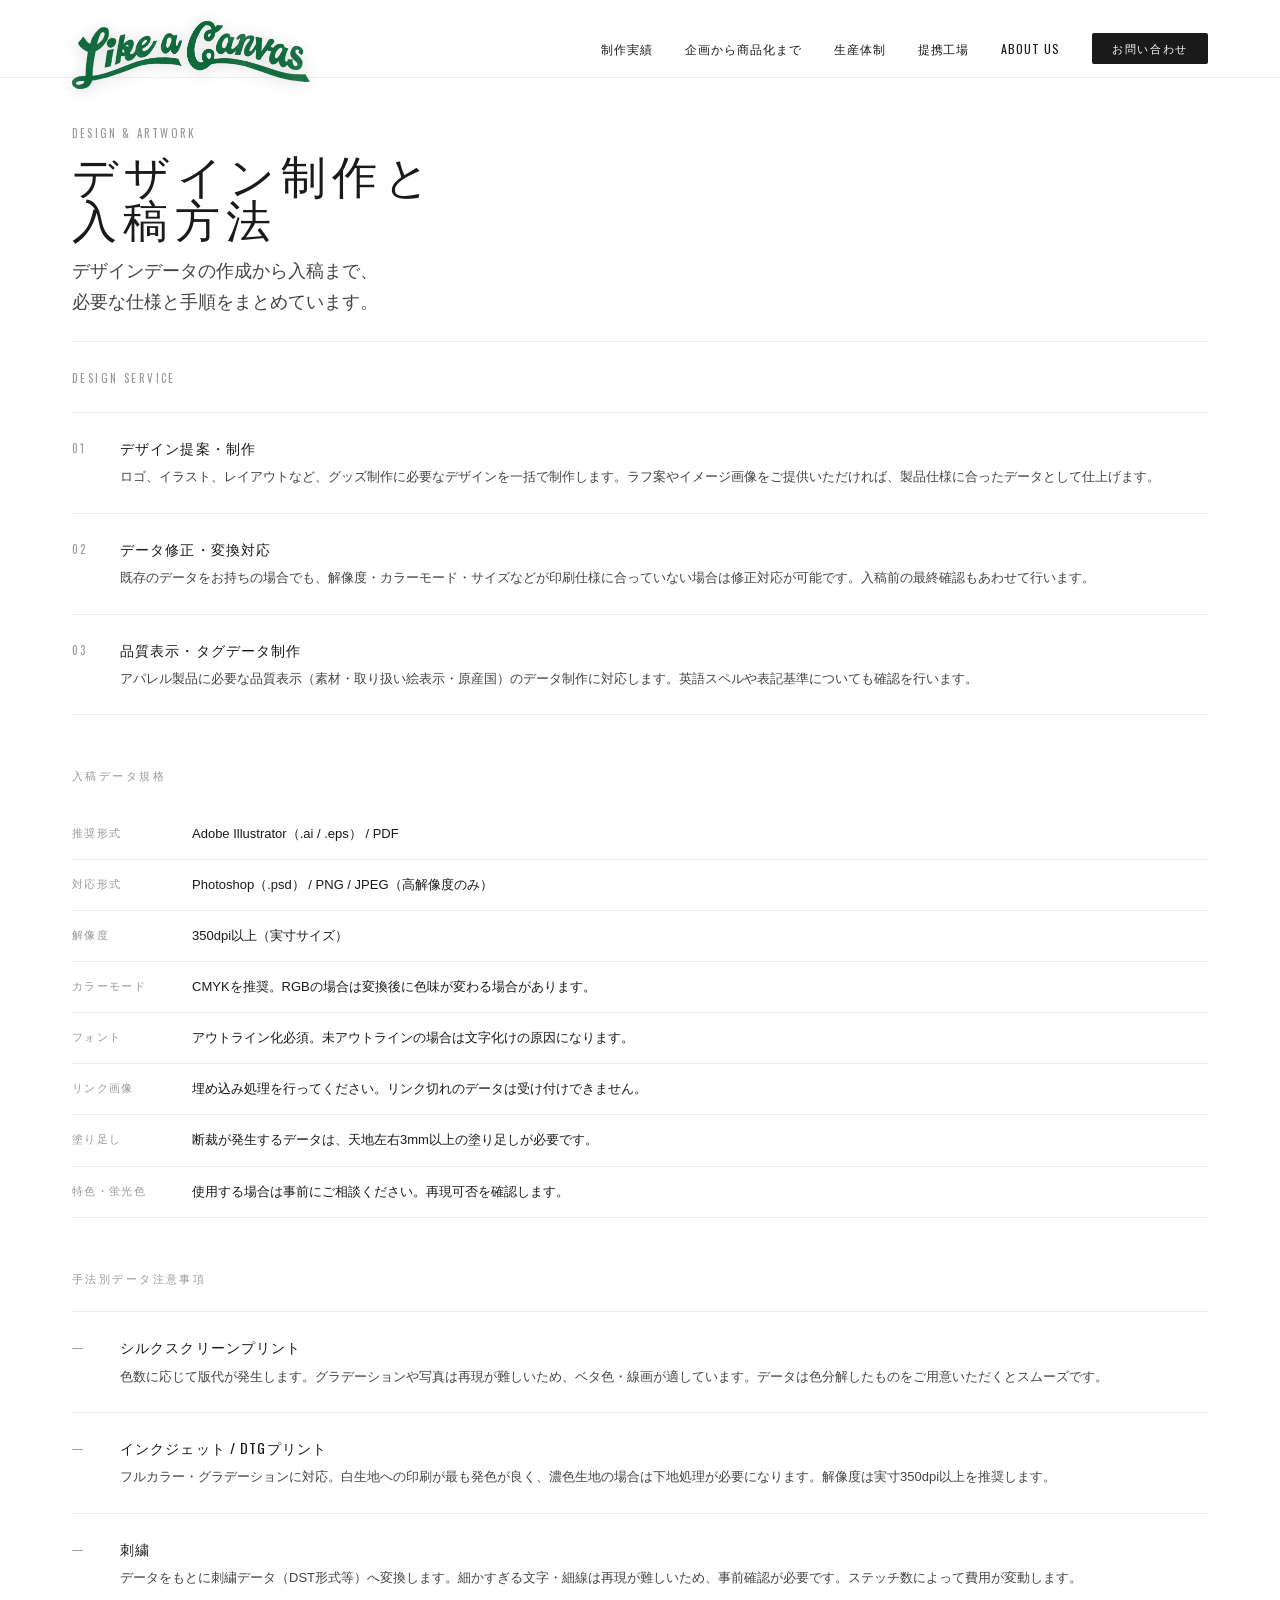
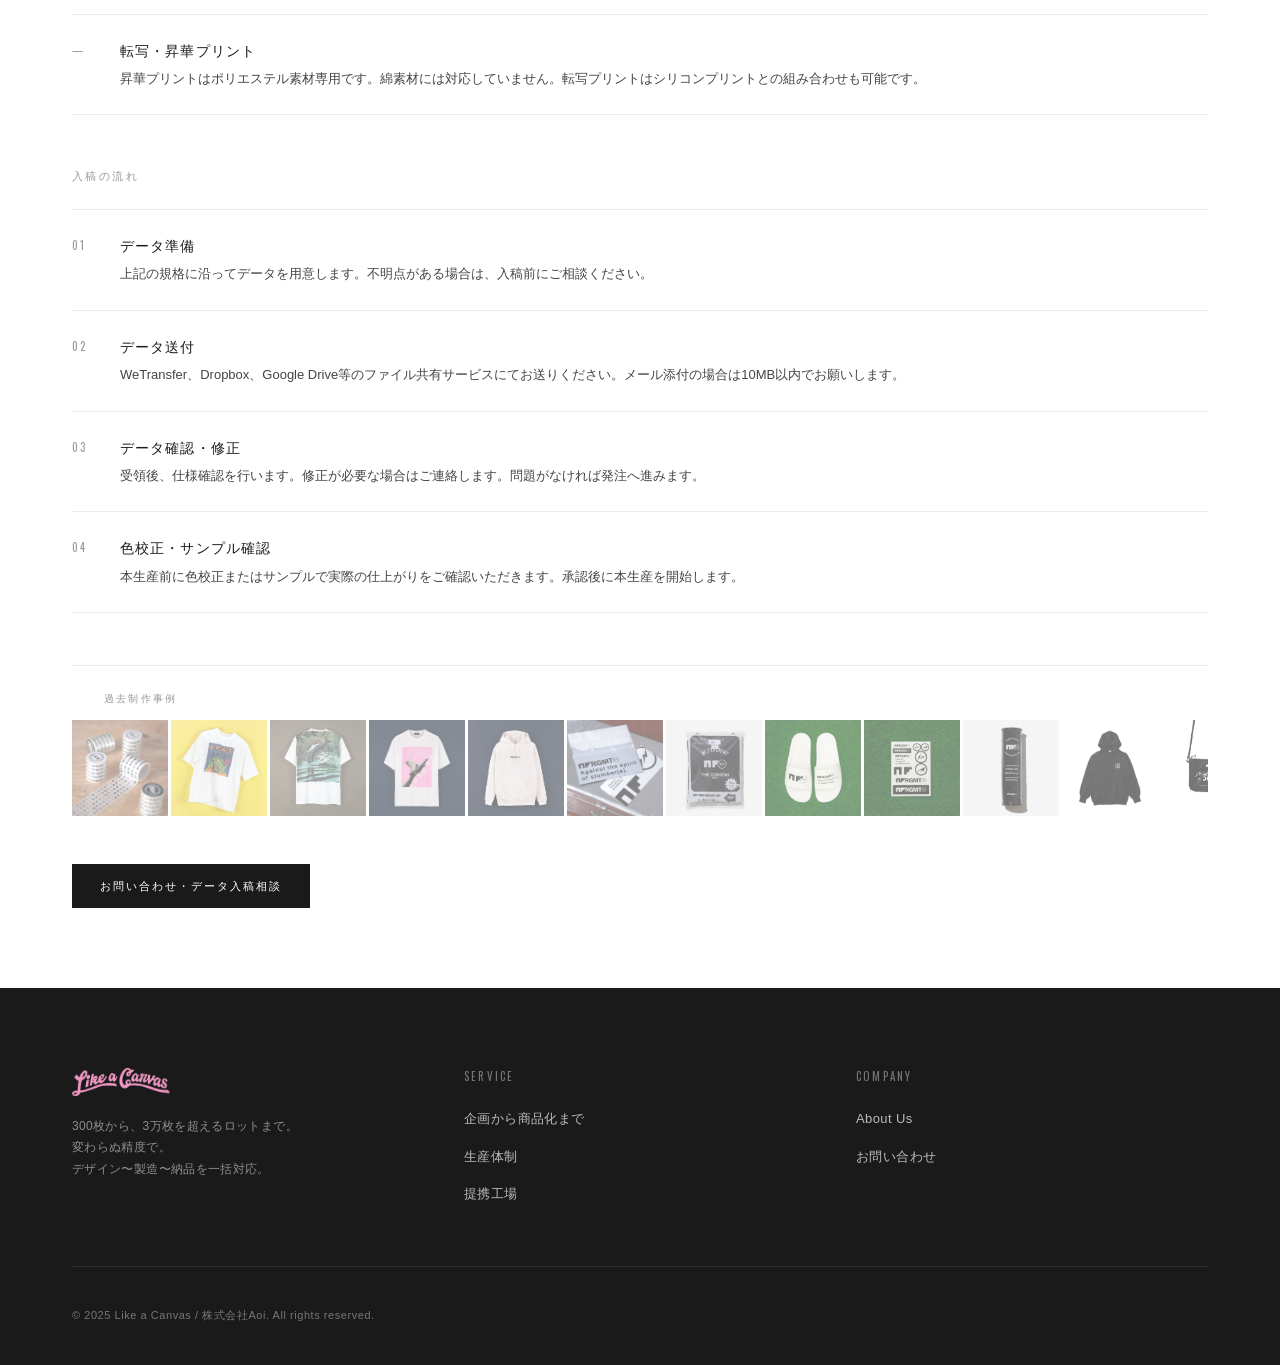
<file: pages/design.html>
<!DOCTYPE html>
<html lang="ja">
<head>
  <meta charset="UTF-8">
  <meta name="viewport" content="width=device-width, initial-scale=1.0">
  <title>デザイン制作と入稿方法 — Like a Canvas</title><link rel="stylesheet" href="../assets/css/main.css">
  <style>
    [data-fade] {
      opacity: 0;
      transform: translateY(24px);
      transition: opacity 0.7s ease, transform 0.7s ease;
    }
    [data-fade].visible {
      opacity: 1;
      transform: translateY(0);
    }
  </style>
</head>
<body>

  <!-- NAVBAR -->
  <nav class="navbar">
    <div class="navbar-inner">
      <a href="../index.html" class="navbar-logo">
        <img src="../assets/images/static/logo.png" alt="Like a Canvas">
      </a>
            <ul class="nav-menu">
        <li><a href="../index.html#archives">制作実績</a></li>
        <li><a href="network.html">企画から商品化まで</a></li>
        <li><a href="factory.html">生産体制</a></li>
        <li><a href="factory-showcase.html">提携工場</a></li>
        <li><a href="about.html">About Us</a></li>
        <li><a href="contact.html" class="nav-contact-btn">お問い合わせ</a></li>
      </ul>
      <button class="hamburger" aria-label="メニュー">
        <span></span><span></span><span></span>
      </button>
    </div>
  </nav>

    <div class="mobile-menu">
    <button class="mobile-menu-close" aria-label="閉じる">×</button>
    <a href="../index.html#archives">制作実績</a>
    <a href="network.html">企画から商品化まで</a>
    <a href="factory.html">生産体制</a>
    <a href="factory-showcase.html">提携工場</a>
    <a href="about.html">About Us</a>
    <a href="contact.html">お問い合わせ</a>
  </div>

  <main class="product-main info-page-main">
      <div class="about-content">

        <div class="about-header" data-fade>
          <p class="section-label">Design & Artwork</p>
          <h1 class="about-heading">デザイン制作と<br>入稿方法</h1>
          <p class="about-tagline">デザインデータの作成から入稿まで、<br>必要な仕様と手順をまとめています。</p>
        </div>

        <!-- デザイン制作サービス -->
        <div class="about-strengths" data-fade>
          <h2 class="about-section-title">Design Service</h2>
          <div class="about-strength-list">
            <div class="about-strength-item">
              <span class="about-strength-num">01</span>
              <div>
                <h3>デザイン提案・制作</h3>
                <p>ロゴ、イラスト、レイアウトなど、グッズ制作に必要なデザインを一括で制作します。ラフ案やイメージ画像をご提供いただければ、製品仕様に合ったデータとして仕上げます。</p>
              </div>
            </div>
            <div class="about-strength-item">
              <span class="about-strength-num">02</span>
              <div>
                <h3>データ修正・変換対応</h3>
                <p>既存のデータをお持ちの場合でも、解像度・カラーモード・サイズなどが印刷仕様に合っていない場合は修正対応が可能です。入稿前の最終確認もあわせて行います。</p>
              </div>
            </div>
            <div class="about-strength-item">
              <span class="about-strength-num">03</span>
              <div>
                <h3>品質表示・タグデータ制作</h3>
                <p>アパレル製品に必要な品質表示（素材・取り扱い絵表示・原産国）のデータ制作に対応します。英語スペルや表記基準についても確認を行います。</p>
              </div>
            </div>
          </div>
        </div>

        <!-- 入稿規格 -->
        <div class="about-company" data-fade>
          <h2 class="about-section-title">入稿データ規格</h2>
          <table class="about-table">
            <tr>
              <th>推奨形式</th>
              <td>Adobe Illustrator（.ai / .eps） / PDF</td>
            </tr>
            <tr>
              <th>対応形式</th>
              <td>Photoshop（.psd） / PNG / JPEG（高解像度のみ）</td>
            </tr>
            <tr>
              <th>解像度</th>
              <td>350dpi以上（実寸サイズ）</td>
            </tr>
            <tr>
              <th>カラーモード</th>
              <td>CMYKを推奨。RGBの場合は変換後に色味が変わる場合があります。</td>
            </tr>
            <tr>
              <th>フォント</th>
              <td>アウトライン化必須。未アウトラインの場合は文字化けの原因になります。</td>
            </tr>
            <tr>
              <th>リンク画像</th>
              <td>埋め込み処理を行ってください。リンク切れのデータは受け付けできません。</td>
            </tr>
            <tr>
              <th>塗り足し</th>
              <td>断裁が発生するデータは、天地左右3mm以上の塗り足しが必要です。</td>
            </tr>
            <tr>
              <th>特色・蛍光色</th>
              <td>使用する場合は事前にご相談ください。再現可否を確認します。</td>
            </tr>
          </table>
        </div>

        <!-- 印刷手法別注意事項 -->
        <div class="about-strengths" data-fade>
          <h2 class="about-section-title">手法別データ注意事項</h2>
          <div class="about-strength-list">
            <div class="about-strength-item">
              <span class="about-strength-num">—</span>
              <div>
                <h3>シルクスクリーンプリント</h3>
                <p>色数に応じて版代が発生します。グラデーションや写真は再現が難しいため、ベタ色・線画が適しています。データは色分解したものをご用意いただくとスムーズです。</p>
              </div>
            </div>
            <div class="about-strength-item">
              <span class="about-strength-num">—</span>
              <div>
                <h3>インクジェット / DTGプリント</h3>
                <p>フルカラー・グラデーションに対応。白生地への印刷が最も発色が良く、濃色生地の場合は下地処理が必要になります。解像度は実寸350dpi以上を推奨します。</p>
              </div>
            </div>
            <div class="about-strength-item">
              <span class="about-strength-num">—</span>
              <div>
                <h3>刺繍</h3>
                <p>データをもとに刺繍データ（DST形式等）へ変換します。細かすぎる文字・細線は再現が難しいため、事前確認が必要です。ステッチ数によって費用が変動します。</p>
              </div>
            </div>
            <div class="about-strength-item">
              <span class="about-strength-num">—</span>
              <div>
                <h3>転写・昇華プリント</h3>
                <p>昇華プリントはポリエステル素材専用です。綿素材には対応していません。転写プリントはシリコンプリントとの組み合わせも可能です。</p>
              </div>
            </div>
          </div>
        </div>

        <!-- 入稿の流れ -->
        <div class="about-strengths" data-fade>
          <h2 class="about-section-title">入稿の流れ</h2>
          <div class="about-strength-list">
            <div class="about-strength-item">
              <span class="about-strength-num">01</span>
              <div>
                <h3>データ準備</h3>
                <p>上記の規格に沿ってデータを用意します。不明点がある場合は、入稿前にご相談ください。</p>
              </div>
            </div>
            <div class="about-strength-item">
              <span class="about-strength-num">02</span>
              <div>
                <h3>データ送付</h3>
                <p>WeTransfer、Dropbox、Google Drive等のファイル共有サービスにてお送りください。メール添付の場合は10MB以内でお願いします。</p>
              </div>
            </div>
            <div class="about-strength-item">
              <span class="about-strength-num">03</span>
              <div>
                <h3>データ確認・修正</h3>
                <p>受領後、仕様確認を行います。修正が必要な場合はご連絡します。問題がなければ発注へ進みます。</p>
              </div>
            </div>
            <div class="about-strength-item">
              <span class="about-strength-num">04</span>
              <div>
                <h3>色校正・サンプル確認</h3>
                <p>本生産前に色校正またはサンプルで実際の仕上がりをご確認いただきます。承認後に本生産を開始します。</p>
              </div>
            </div>
          </div>
        </div>

        <div class="about-archive-strip" data-fade>
          <p class="page-archive-strip-label">過去制作事例</p>
          <div class="page-archive-strip-scroll">
            <div class="page-archive-thumbs" id="page-archive-thumbs"></div>
          </div>
        </div>

        <div class="about-cta" data-fade>
          <a href="contact.html" class="product-contact-btn">お問い合わせ・データ入稿相談</a>
        </div>

      </div>
  </main>

  <footer class="footer">
    <div class="footer-inner">
      <div class="footer-top">
        <div>
          <div class="footer-logo">
            <img src="../assets/images/static/logo.png" alt="Like a Canvas">
          </div>
          <p class="footer-tagline">300枚から、3万枚を超えるロットまで。<br>変わらぬ精度で。<br>デザイン〜製造〜納品を一括対応。</p>
        </div>
        <div>
          <p class="footer-nav-title">Service</p>
                    <ul class="footer-nav-list">
            <li><a href="network.html">企画から商品化まで</a></li>
            <li><a href="factory.html">生産体制</a></li>
            <li><a href="factory-showcase.html">提携工場</a></li>
          </ul>
        </div>
        <div>
          <p class="footer-nav-title">Company</p>
          <ul class="footer-nav-list">
            <li><a href="about.html">About Us</a></li>
            <li><a href="contact.html">お問い合わせ</a></li>
          </ul>
        </div>
      </div>
      <div class="footer-bottom">
        <p class="footer-copyright">© 2025 Like a Canvas / 株式会社Aoi. All rights reserved.</p>
      </div>
    </div>
  </footer>

  <script src="../assets/js/main.js"></script>
  <script>
    document.addEventListener('DOMContentLoaded', () => {
      const thumbs = document.getElementById('page-archive-thumbs');
      PRODUCTS.forEach(p => {
        const a = document.createElement('a');
        a.href = `../product.html?id=${p.slug}`;
        a.className = 'page-archive-thumb';
        a.innerHTML = `<img src="../assets/images/${p.images[0]}" alt="${p.title}" loading="lazy">`;
        thumbs.appendChild(a);
      });
    });
  </script>
</body>
</html>
</file>
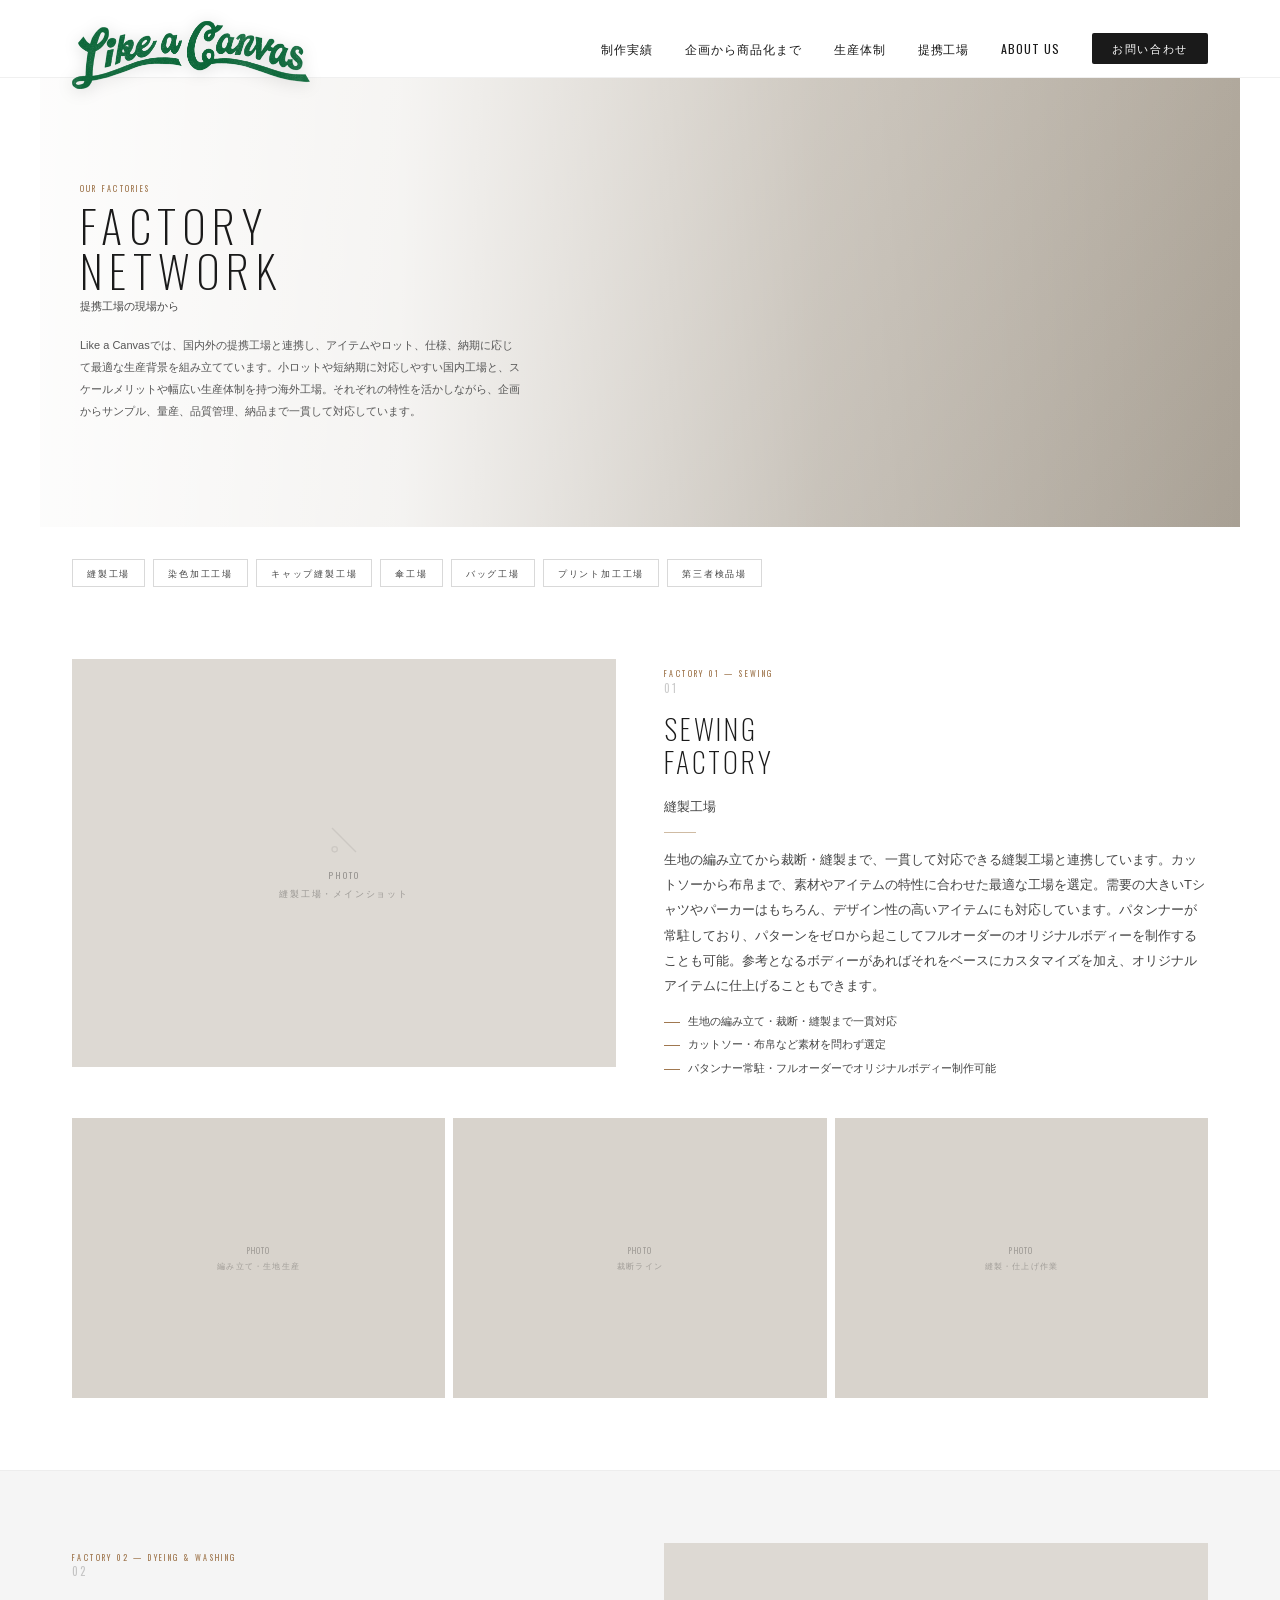
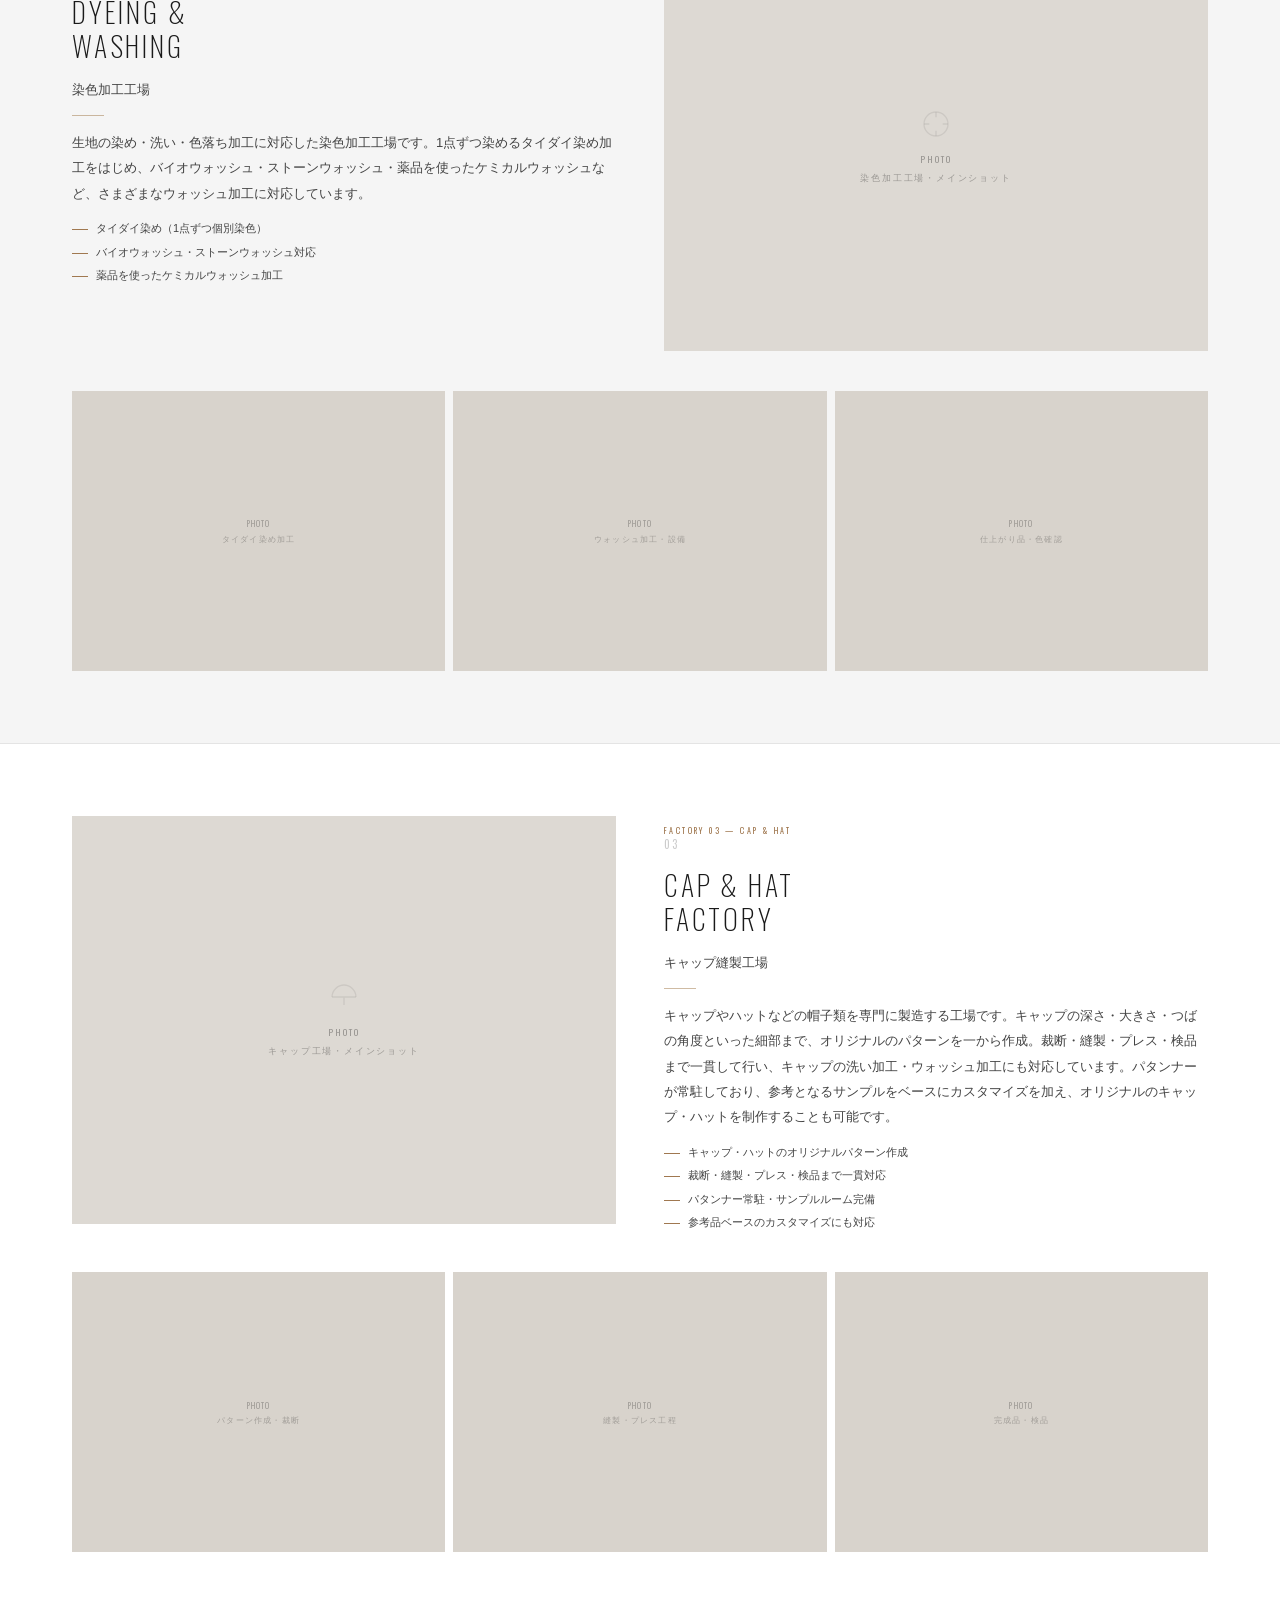
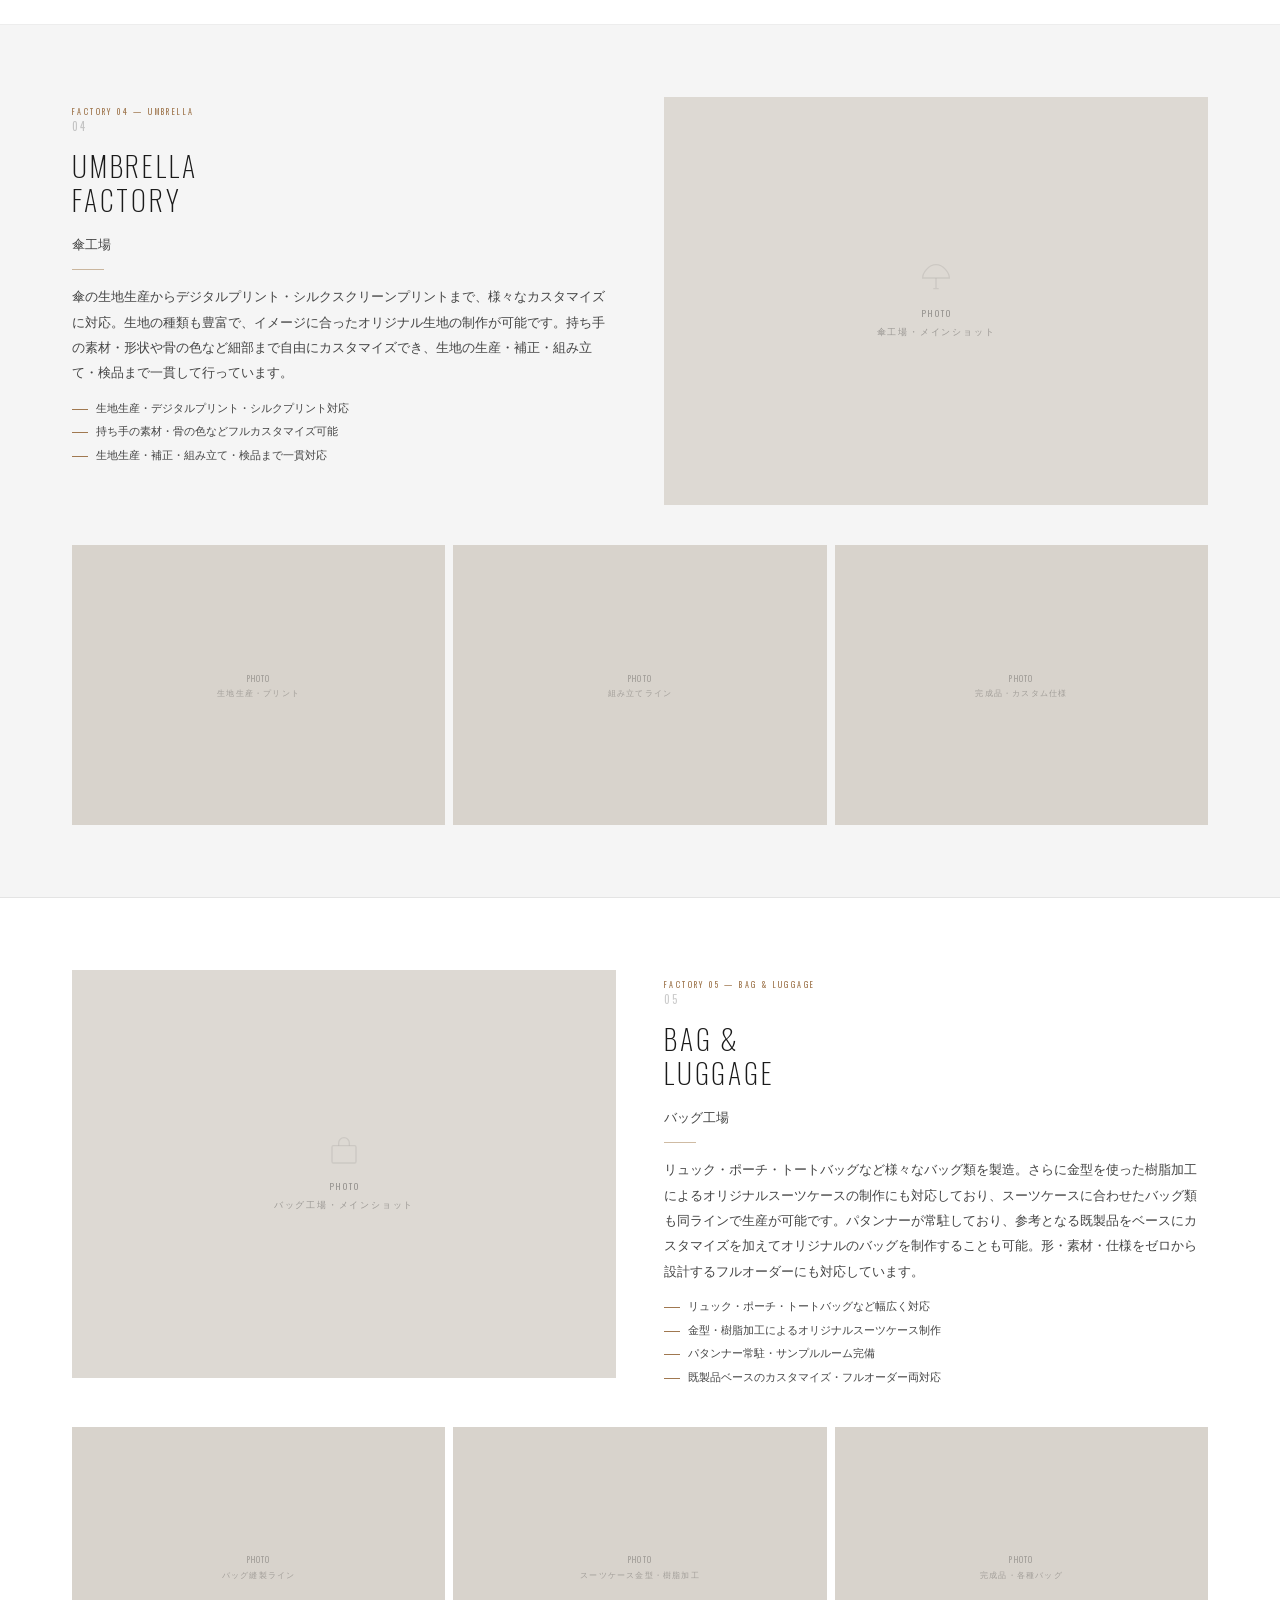
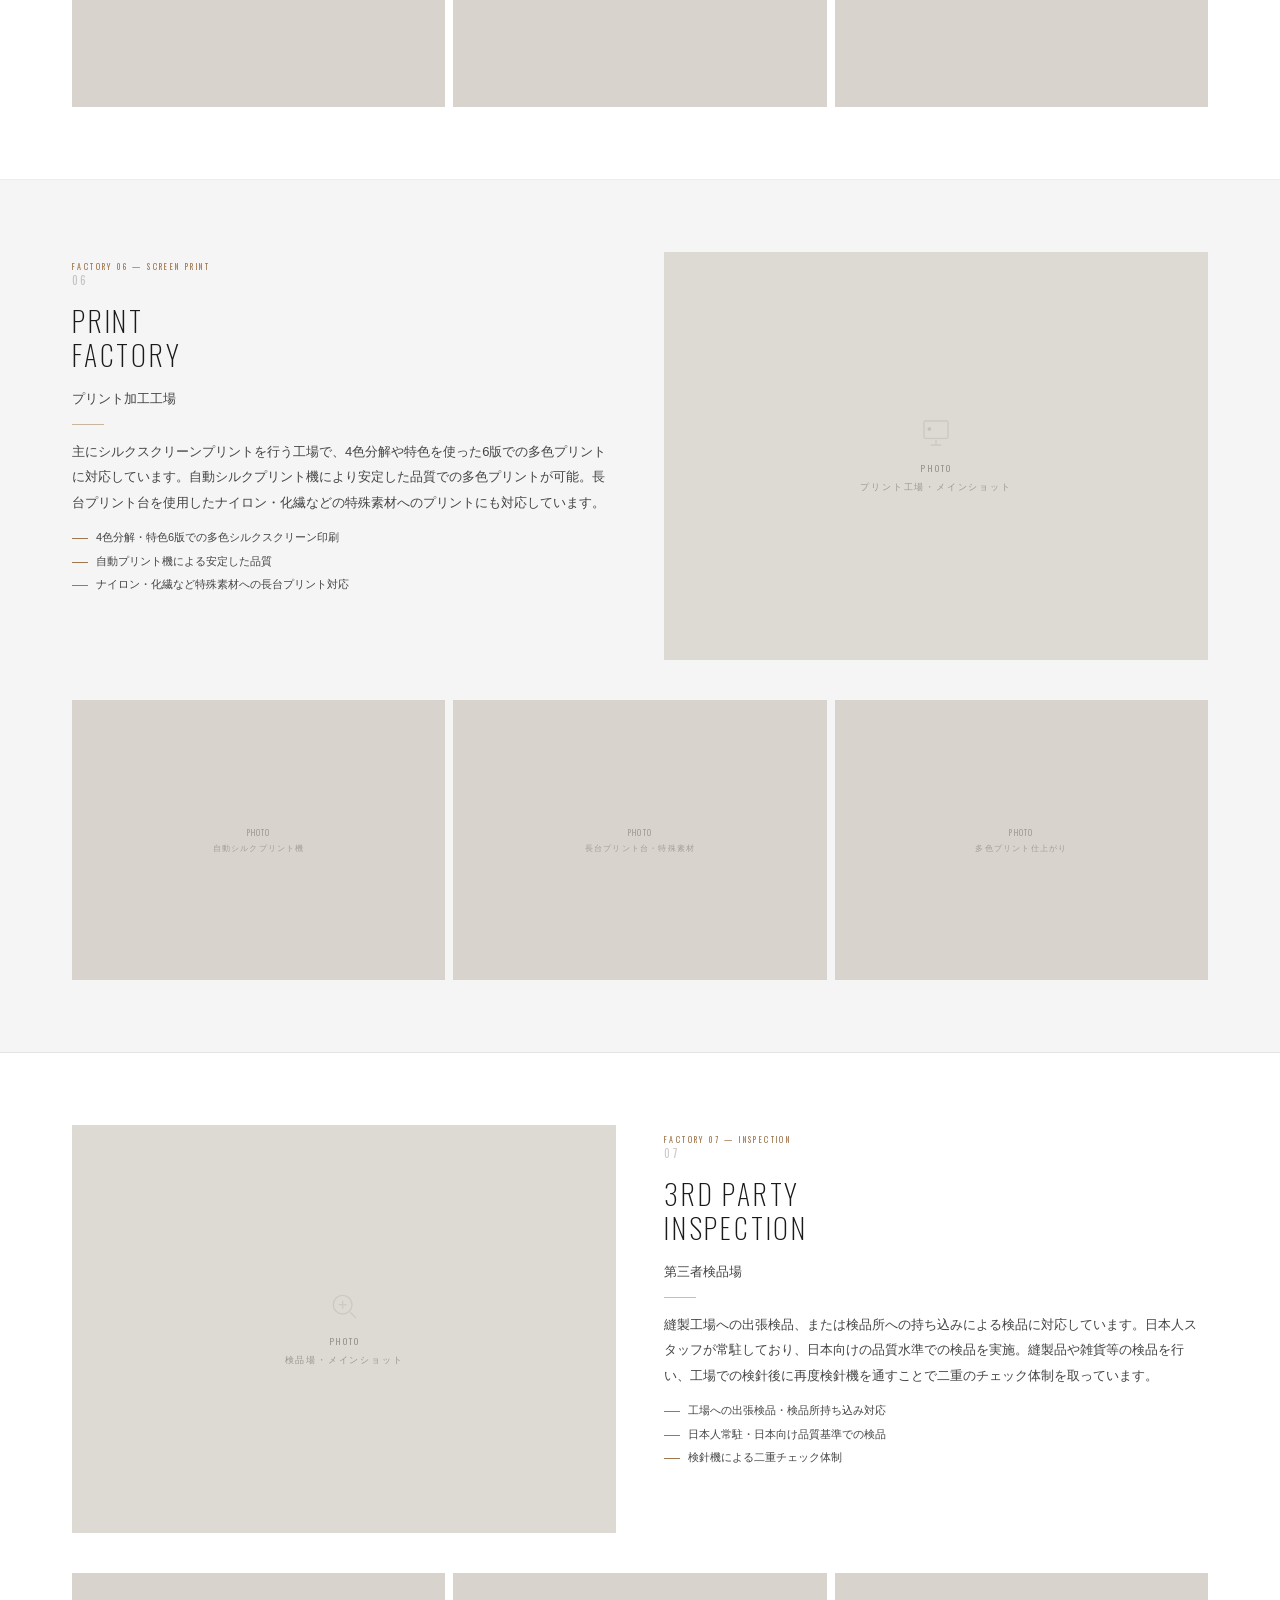
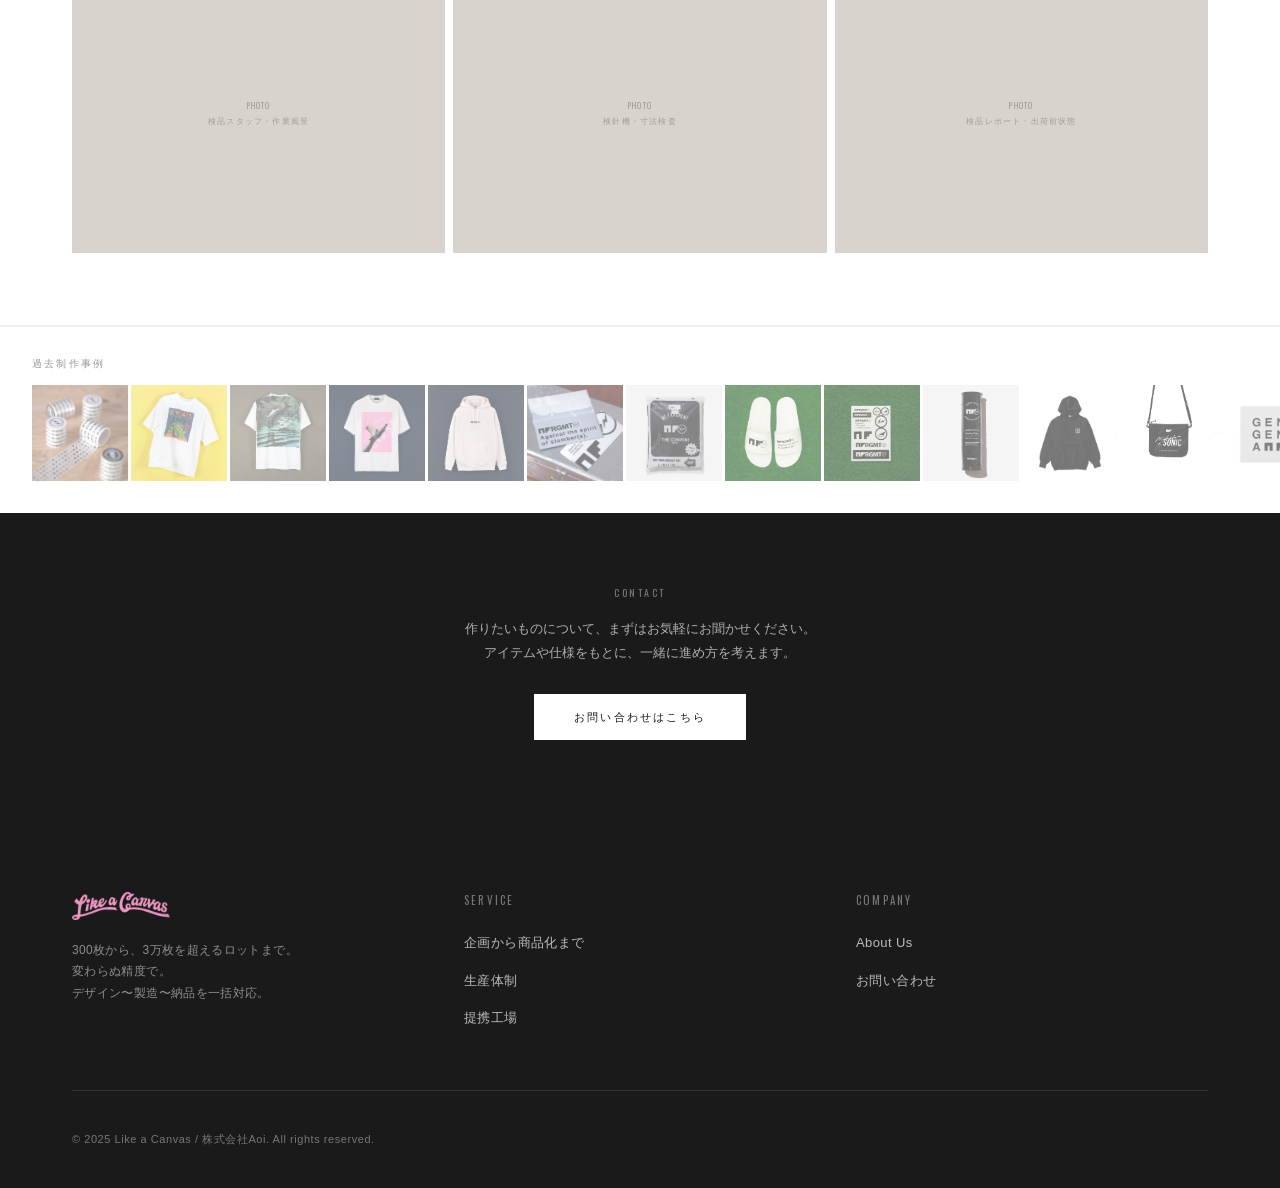
<file: pages/factory-showcase.html>
<!DOCTYPE html>
<html lang="ja">
<head>
  <meta charset="UTF-8">
  <meta name="viewport" content="width=device-width, initial-scale=1.0">
  <title>Factory Network — Like a Canvas</title><link rel="stylesheet" href="../assets/css/main.css">
  <style>
    [data-fade] {
      opacity: 0;
      transform: translateY(24px);
      transition: opacity 0.7s ease, transform 0.7s ease;
    }
    [data-fade].visible {
      opacity: 1;
      transform: translateY(0);
    }

    /* ===== HERO ===== */
    .fs-hero {
      margin-top: 77px;
      padding: 0 var(--site-pad);
      max-width: calc(var(--site-max) + var(--site-pad) * 2);
      margin-left: auto;
      margin-right: auto;
    }
    .fs-hero-box {
      position: relative;
      aspect-ratio: 16 / 6;
      overflow: hidden;
      background: #1a1a1a;
    }
    .fs-hero-overlay {
      position: absolute;
      inset: 0;
      background: linear-gradient(
        to right,
        rgba(255,255,255,0.96) 0%,
        rgba(255,255,255,0.85) 30%,
        rgba(255,255,255,0.3) 65%,
        rgba(255,255,255,0) 100%
      );
    }
    .fs-hero-content {
      position: absolute;
      inset: 0;
      display: flex;
      align-items: center;
      padding: 0 40px;
    }
    .fs-hero-text { max-width: 440px; }
    .fs-hero-eyebrow {
      font-family: var(--font-heading);
      font-size: 8px;
      letter-spacing: 0.28em;
      text-transform: uppercase;
      color: #a07850;
      margin-bottom: 8px;
    }
    .fs-hero-title {
      font-family: var(--font-heading);
      font-size: clamp(28px, 3.5vw, 48px);
      font-weight: 200;
      line-height: 1.0;
      letter-spacing: 0.14em;
      text-transform: uppercase;
      color: var(--color-black);
      margin-bottom: 6px;
    }
    .fs-hero-title-ja {
      font-size: 11px;
      color: var(--color-gray-dark);
      margin-bottom: 18px;
    }
    .fs-hero-body {
      font-size: 11px;
      line-height: 2.0;
      color: #555;
    }

    /* ===== SECTION BASE ===== */
    .fs-sec {
      padding: 72px 0;
      border-bottom: 1px solid rgba(0,0,0,0.07);
    }
    .fs-sec--alt {
      background: var(--color-gray);
    }
    .fs-sec-inner {
      max-width: var(--site-max);
      margin: 0 auto;
      padding: 0 var(--site-pad);
    }

    /* ===== FACTORY INDEX ===== */
    .fs-index {
      padding: 32px 0 0;
    }
    .fs-index-inner {
      max-width: var(--site-max);
      margin: 0 auto;
      padding: 0 var(--site-pad);
      display: flex;
      gap: 8px;
      flex-wrap: wrap;
    }
    .fs-index-item {
      font-family: var(--font-heading);
      font-size: 9px;
      letter-spacing: 0.2em;
      text-transform: uppercase;
      color: var(--color-gray-dark);
      padding: 6px 14px;
      border: 1px solid rgba(0,0,0,0.15);
      text-decoration: none;
      transition: background 0.2s, color 0.2s;
    }
    .fs-index-item:hover {
      background: var(--color-black);
      color: #fff;
    }

    /* ===== FACTORY SECTION LAYOUT ===== */
    .fs-factory {
      display: grid;
      grid-template-columns: 1fr 1fr;
      gap: 48px;
      align-items: start;
      margin-bottom: 40px;
    }
    .fs-factory--reverse {
      direction: rtl;
    }
    .fs-factory--reverse > * {
      direction: ltr;
    }

    /* メイン写真 */
    .fs-main-photo {
      aspect-ratio: 4 / 3;
      overflow: hidden;
      background: #e8e4de;
    }
    .fs-main-photo img {
      width: 100%;
      height: 100%;
      object-fit: cover;
      display: block;
    }
    .fs-ph {
      width: 100%;
      height: 100%;
      display: flex;
      flex-direction: column;
      align-items: center;
      justify-content: center;
      background: #ddd9d3;
      color: rgba(0,0,0,0.3);
      font-family: var(--font-heading);
      font-size: 9px;
      letter-spacing: 0.2em;
      text-transform: uppercase;
      text-align: center;
      line-height: 2;
    }
    .fs-ph-icon {
      width: 32px;
      height: 32px;
      margin-bottom: 10px;
      opacity: 0.25;
    }

    /* テキストブロック */
    .fs-info {
      display: flex;
      flex-direction: column;
      gap: 14px;
      padding-top: 8px;
    }
    .fs-tag {
      font-family: var(--font-heading);
      font-size: 8px;
      letter-spacing: 0.3em;
      text-transform: uppercase;
      color: #a07850;
    }
    .fs-factory-num {
      font-family: var(--font-heading);
      font-size: 11px;
      letter-spacing: 0.2em;
      color: rgba(0,0,0,0.2);
    }
    .fs-factory-name {
      font-family: var(--font-heading);
      font-size: clamp(20px, 2.2vw, 28px);
      font-weight: 200;
      letter-spacing: 0.1em;
      line-height: 1.2;
      text-transform: uppercase;
      color: var(--color-black);
    }
    .fs-factory-name-ja {
      font-size: 13px;
      color: var(--color-gray-dark);
      margin-top: 4px;
    }
    .fs-divider {
      width: 32px;
      height: 1px;
      background: rgba(160,120,72,0.5);
    }
    .fs-desc {
      font-size: 13px;
      line-height: 1.95;
      color: var(--color-gray-dark);
    }
    .fs-features {
      list-style: none;
      display: flex;
      flex-direction: column;
      gap: 6px;
    }
    .fs-features li {
      font-size: 11px;
      color: var(--color-gray-dark);
      display: flex;
      align-items: flex-start;
      gap: 8px;
      line-height: 1.6;
    }
    .fs-features li::before {
      content: '';
      display: block;
      width: 16px;
      height: 1px;
      background: #a07850;
      flex-shrink: 0;
      margin-top: 9px;
    }

    /* 詳細写真グリッド */
    .fs-detail-photos {
      display: grid;
      grid-template-columns: repeat(3, 1fr);
      gap: 8px;
    }
    .fs-detail-photo {
      aspect-ratio: 4 / 3;
      overflow: hidden;
      background: #e0dbd4;
    }
    .fs-detail-photo img {
      width: 100%;
      height: 100%;
      object-fit: cover;
      display: block;
    }
    .fs-detail-ph {
      width: 100%;
      height: 100%;
      display: flex;
      align-items: center;
      justify-content: center;
      background: #d8d3cc;
      color: rgba(0,0,0,0.25);
      font-family: var(--font-heading);
      font-size: 8px;
      letter-spacing: 0.15em;
      text-transform: uppercase;
      text-align: center;
      padding: 8px;
      line-height: 1.8;
    }

    /* ===== RESPONSIVE ===== */
    @media (max-width: 900px) {
      .fs-factory {
        grid-template-columns: 1fr;
        gap: 24px;
      }
      .fs-factory--reverse {
        direction: ltr;
      }
    }
    @media (max-width: 767px) {
      .fs-hero { padding: 0; }
      .fs-hero-box { aspect-ratio: 3/2; }
      .fs-hero-overlay {
        background: linear-gradient(
          to right,
          rgba(0,0,0,0.72) 0%,
          rgba(0,0,0,0.52) 55%,
          rgba(0,0,0,0.18) 100%
        );
      }
      .fs-hero-content { padding: 0 20px; }
      .fs-hero-text { max-width: 100%; }
      .fs-hero-eyebrow { color: rgba(255,255,255,0.6); }
      .fs-hero-title { color: #fff; }
      .fs-hero-title-ja { color: rgba(255,255,255,0.7); }
      .fs-hero-body { color: rgba(255,255,255,0.75); font-size: 10px; }
      .fs-sec { padding: 48px 0; }
      .fs-detail-photos { gap: 4px; }
    }
  </style>
</head>
<body>

  <!-- NAVBAR -->
  <nav class="navbar">
    <div class="navbar-inner">
      <a href="../index.html" class="navbar-logo">
        <img src="../assets/images/static/logo.png" alt="Like a Canvas">
      </a>
            <ul class="nav-menu">
        <li><a href="../index.html#archives">制作実績</a></li>
        <li><a href="network.html">企画から商品化まで</a></li>
        <li><a href="factory.html">生産体制</a></li>
        <li><a href="factory-showcase.html">提携工場</a></li>
        <li><a href="about.html">About Us</a></li>
        <li><a href="contact.html" class="nav-contact-btn">お問い合わせ</a></li>
      </ul>
      <button class="hamburger" aria-label="メニュー">
        <span></span><span></span><span></span>
      </button>
    </div>
  </nav>

    <div class="mobile-menu">
    <button class="mobile-menu-close" aria-label="閉じる">×</button>
    <a href="../index.html#archives">制作実績</a>
    <a href="network.html">企画から商品化まで</a>
    <a href="factory.html">生産体制</a>
    <a href="factory-showcase.html">提携工場</a>
    <a href="about.html">About Us</a>
    <a href="contact.html">お問い合わせ</a>
  </div>

  <!-- HERO -->
  <div class="fs-hero">
    <div class="fs-hero-box">
      <!-- 差し替え: <img src="../assets/images/static/factory-hero.jpg" alt="" class="fs-hero-img"> -->
      <div style="width:100%;height:100%;background:linear-gradient(135deg,#c8c0b4 0%,#a8a094 100%);"></div>
      <div class="fs-hero-overlay"></div>
      <div class="fs-hero-content">
        <div class="fs-hero-text">
          <p class="fs-hero-eyebrow">OUR FACTORIES</p>
          <h1 class="fs-hero-title">Factory<br>Network</h1>
          <p class="fs-hero-title-ja">提携工場の現場から</p>
          <p class="fs-hero-body">Like a Canvasでは、国内外の提携工場と連携し、アイテムやロット、仕様、納期に応じて最適な生産背景を組み立てています。小ロットや短納期に対応しやすい国内工場と、スケールメリットや幅広い生産体制を持つ海外工場。それぞれの特性を活かしながら、企画からサンプル、量産、品質管理、納品まで一貫して対応しています。</p>
        </div>
      </div>
    </div>
  </div>

  <!-- INDEX LINKS -->
  <div class="fs-index">
    <div class="fs-index-inner">
      <a href="#sewing" class="fs-index-item">縫製工場</a>
      <a href="#dyeing" class="fs-index-item">染色加工工場</a>
      <a href="#cap" class="fs-index-item">キャップ縫製工場</a>
      <a href="#umbrella" class="fs-index-item">傘工場</a>
      <a href="#bag" class="fs-index-item">バッグ工場</a>
      <a href="#print" class="fs-index-item">プリント加工工場</a>
      <a href="#inspection" class="fs-index-item">第三者検品場</a>
    </div>
  </div>

  <!-- 01 縫製工場 -->
  <section class="fs-sec" id="sewing" data-fade>
    <div class="fs-sec-inner">

      <div class="fs-factory">
        <div class="fs-main-photo">
          <!-- 差し替え: <img src="../assets/images/factory-sewing-main.jpg" alt="縫製工場"> -->
          <div class="fs-ph">
            <svg class="fs-ph-icon" viewBox="0 0 24 24" fill="none" stroke="currentColor" stroke-width="1"><path d="M3 3l18 18M7 7l10 10"/><circle cx="5" cy="19" r="2"/></svg>
            Photo<br>縫製工場・メインショット
          </div>
        </div>

        <div class="fs-info">
          <div>
            <p class="fs-tag">Factory 01 — Sewing</p>
            <p class="fs-factory-num">01</p>
          </div>
          <h2 class="fs-factory-name">Sewing<br>Factory</h2>
          <p class="fs-factory-name-ja">縫製工場</p>
          <div class="fs-divider"></div>
          <p class="fs-desc">生地の編み立てから裁断・縫製まで、一貫して対応できる縫製工場と連携しています。カットソーから布帛まで、素材やアイテムの特性に合わせた最適な工場を選定。需要の大きいTシャツやパーカーはもちろん、デザイン性の高いアイテムにも対応しています。パタンナーが常駐しており、パターンをゼロから起こしてフルオーダーのオリジナルボディーを制作することも可能。参考となるボディーがあればそれをベースにカスタマイズを加え、オリジナルアイテムに仕上げることもできます。</p>
          <ul class="fs-features">
            <li>生地の編み立て・裁断・縫製まで一貫対応</li>
            <li>カットソー・布帛など素材を問わず選定</li>
            <li>パタンナー常駐・フルオーダーでオリジナルボディー制作可能</li>

          </ul>
        </div>
      </div>

      <div class="fs-detail-photos">
        <div class="fs-detail-photo">
          <div class="fs-detail-ph">Photo<br>編み立て・生地生産</div>
        </div>
        <div class="fs-detail-photo">
          <div class="fs-detail-ph">Photo<br>裁断ライン</div>
        </div>
        <div class="fs-detail-photo">
          <div class="fs-detail-ph">Photo<br>縫製・仕上げ作業</div>
        </div>
      </div>

    </div>
  </section>

  <!-- 02 染色加工工場 -->
  <section class="fs-sec fs-sec--alt" id="dyeing" data-fade>
    <div class="fs-sec-inner">

      <div class="fs-factory fs-factory--reverse">
        <div class="fs-main-photo">
          <!-- 差し替え: <img src="../assets/images/factory-dyeing-main.jpg" alt="染色加工工場"> -->
          <div class="fs-ph">
            <svg class="fs-ph-icon" viewBox="0 0 24 24" fill="none" stroke="currentColor" stroke-width="1"><circle cx="12" cy="12" r="9"/><path d="M12 3v4M12 17v4M3 12h4M17 12h4"/></svg>
            Photo<br>染色加工工場・メインショット
          </div>
        </div>

        <div class="fs-info">
          <div>
            <p class="fs-tag">Factory 02 — Dyeing & Washing</p>
            <p class="fs-factory-num">02</p>
          </div>
          <h2 class="fs-factory-name">Dyeing &<br>Washing</h2>
          <p class="fs-factory-name-ja">染色加工工場</p>
          <div class="fs-divider"></div>
          <p class="fs-desc">生地の染め・洗い・色落ち加工に対応した染色加工工場です。1点ずつ染めるタイダイ染め加工をはじめ、バイオウォッシュ・ストーンウォッシュ・薬品を使ったケミカルウォッシュなど、さまざまなウォッシュ加工に対応しています。</p>
          <ul class="fs-features">
            <li>タイダイ染め（1点ずつ個別染色）</li>
            <li>バイオウォッシュ・ストーンウォッシュ対応</li>
            <li>薬品を使ったケミカルウォッシュ加工</li>
          </ul>
        </div>
      </div>

      <div class="fs-detail-photos">
        <div class="fs-detail-photo">
          <div class="fs-detail-ph">Photo<br>タイダイ染め加工</div>
        </div>
        <div class="fs-detail-photo">
          <div class="fs-detail-ph">Photo<br>ウォッシュ加工・設備</div>
        </div>
        <div class="fs-detail-photo">
          <div class="fs-detail-ph">Photo<br>仕上がり品・色確認</div>
        </div>
      </div>

    </div>
  </section>

  <!-- 03 キャップ縫製工場 -->
  <section class="fs-sec" id="cap" data-fade>
    <div class="fs-sec-inner">

      <div class="fs-factory">
        <div class="fs-main-photo">
          <!-- 差し替え: <img src="../assets/images/factory-cap-main.jpg" alt="キャップ縫製工場"> -->
          <div class="fs-ph">
            <svg class="fs-ph-icon" viewBox="0 0 24 24" fill="none" stroke="currentColor" stroke-width="1"><path d="M3 12C3 7 7.5 3 12 3s9 4 9 9"/><path d="M3 12h18M12 12v6"/></svg>
            Photo<br>キャップ工場・メインショット
          </div>
        </div>

        <div class="fs-info">
          <div>
            <p class="fs-tag">Factory 03 — Cap & Hat</p>
            <p class="fs-factory-num">03</p>
          </div>
          <h2 class="fs-factory-name">Cap & Hat<br>Factory</h2>
          <p class="fs-factory-name-ja">キャップ縫製工場</p>
          <div class="fs-divider"></div>
          <p class="fs-desc">キャップやハットなどの帽子類を専門に製造する工場です。キャップの深さ・大きさ・つばの角度といった細部まで、オリジナルのパターンを一から作成。裁断・縫製・プレス・検品まで一貫して行い、キャップの洗い加工・ウォッシュ加工にも対応しています。パタンナーが常駐しており、参考となるサンプルをベースにカスタマイズを加え、オリジナルのキャップ・ハットを制作することも可能です。</p>
          <ul class="fs-features">
            <li>キャップ・ハットのオリジナルパターン作成</li>
            <li>裁断・縫製・プレス・検品まで一貫対応</li>
            <li>パタンナー常駐・サンプルルーム完備</li>
            <li>参考品ベースのカスタマイズにも対応</li>
          </ul>
        </div>
      </div>

      <div class="fs-detail-photos">
        <div class="fs-detail-photo">
          <div class="fs-detail-ph">Photo<br>パターン作成・裁断</div>
        </div>
        <div class="fs-detail-photo">
          <div class="fs-detail-ph">Photo<br>縫製・プレス工程</div>
        </div>
        <div class="fs-detail-photo">
          <div class="fs-detail-ph">Photo<br>完成品・検品</div>
        </div>
      </div>

    </div>
  </section>

  <!-- 04 傘工場 -->
  <section class="fs-sec fs-sec--alt" id="umbrella" data-fade>
    <div class="fs-sec-inner">

      <div class="fs-factory fs-factory--reverse">
        <div class="fs-main-photo">
          <!-- 差し替え: <img src="../assets/images/factory-umbrella-main.jpg" alt="傘工場"> -->
          <div class="fs-ph">
            <svg class="fs-ph-icon" viewBox="0 0 24 24" fill="none" stroke="currentColor" stroke-width="1"><path d="M12 2C6.5 2 2 8 2 12h20c0-4-4.5-10-10-10z"/><path d="M12 12v8M10 20h4"/></svg>
            Photo<br>傘工場・メインショット
          </div>
        </div>

        <div class="fs-info">
          <div>
            <p class="fs-tag">Factory 04 — Umbrella</p>
            <p class="fs-factory-num">04</p>
          </div>
          <h2 class="fs-factory-name">Umbrella<br>Factory</h2>
          <p class="fs-factory-name-ja">傘工場</p>
          <div class="fs-divider"></div>
          <p class="fs-desc">傘の生地生産からデジタルプリント・シルクスクリーンプリントまで、様々なカスタマイズに対応。生地の種類も豊富で、イメージに合ったオリジナル生地の制作が可能です。持ち手の素材・形状や骨の色など細部まで自由にカスタマイズでき、生地の生産・補正・組み立て・検品まで一貫して行っています。</p>
          <ul class="fs-features">
            <li>生地生産・デジタルプリント・シルクプリント対応</li>
            <li>持ち手の素材・骨の色などフルカスタマイズ可能</li>
            <li>生地生産・補正・組み立て・検品まで一貫対応</li>
          </ul>
        </div>
      </div>

      <div class="fs-detail-photos">
        <div class="fs-detail-photo">
          <div class="fs-detail-ph">Photo<br>生地生産・プリント</div>
        </div>
        <div class="fs-detail-photo">
          <div class="fs-detail-ph">Photo<br>組み立てライン</div>
        </div>
        <div class="fs-detail-photo">
          <div class="fs-detail-ph">Photo<br>完成品・カスタム仕様</div>
        </div>
      </div>

    </div>
  </section>

  <!-- 05 バッグ工場 -->
  <section class="fs-sec" id="bag" data-fade>
    <div class="fs-sec-inner">

      <div class="fs-factory">
        <div class="fs-main-photo">
          <!-- 差し替え: <img src="../assets/images/factory-bag-main.jpg" alt="バッグ工場"> -->
          <div class="fs-ph">
            <svg class="fs-ph-icon" viewBox="0 0 24 24" fill="none" stroke="currentColor" stroke-width="1"><rect x="3" y="8" width="18" height="13" rx="1"/><path d="M8 8V6a4 4 0 018 0v2"/></svg>
            Photo<br>バッグ工場・メインショット
          </div>
        </div>

        <div class="fs-info">
          <div>
            <p class="fs-tag">Factory 05 — Bag & Luggage</p>
            <p class="fs-factory-num">05</p>
          </div>
          <h2 class="fs-factory-name">Bag &<br>Luggage</h2>
          <p class="fs-factory-name-ja">バッグ工場</p>
          <div class="fs-divider"></div>
          <p class="fs-desc">リュック・ポーチ・トートバッグなど様々なバッグ類を製造。さらに金型を使った樹脂加工によるオリジナルスーツケースの制作にも対応しており、スーツケースに合わせたバッグ類も同ラインで生産が可能です。パタンナーが常駐しており、参考となる既製品をベースにカスタマイズを加えてオリジナルのバッグを制作することも可能。形・素材・仕様をゼロから設計するフルオーダーにも対応しています。</p>
          <ul class="fs-features">
            <li>リュック・ポーチ・トートバッグなど幅広く対応</li>
            <li>金型・樹脂加工によるオリジナルスーツケース制作</li>
            <li>パタンナー常駐・サンプルルーム完備</li>
            <li>既製品ベースのカスタマイズ・フルオーダー両対応</li>
          </ul>
        </div>
      </div>

      <div class="fs-detail-photos">
        <div class="fs-detail-photo">
          <div class="fs-detail-ph">Photo<br>バッグ縫製ライン</div>
        </div>
        <div class="fs-detail-photo">
          <div class="fs-detail-ph">Photo<br>スーツケース金型・樹脂加工</div>
        </div>
        <div class="fs-detail-photo">
          <div class="fs-detail-ph">Photo<br>完成品・各種バッグ</div>
        </div>
      </div>

    </div>
  </section>

  <!-- 06 プリント加工工場 -->
  <section class="fs-sec fs-sec--alt" id="print" data-fade>
    <div class="fs-sec-inner">

      <div class="fs-factory fs-factory--reverse">
        <div class="fs-main-photo">
          <!-- 差し替え: <img src="../assets/images/factory-print-main.jpg" alt="プリント加工工場"> -->
          <div class="fs-ph">
            <svg class="fs-ph-icon" viewBox="0 0 24 24" fill="none" stroke="currentColor" stroke-width="1"><rect x="3" y="3" width="18" height="13" rx="1"/><path d="M8 21h8M12 17v4"/><circle cx="7" cy="9" r="1" fill="currentColor"/></svg>
            Photo<br>プリント工場・メインショット
          </div>
        </div>

        <div class="fs-info">
          <div>
            <p class="fs-tag">Factory 06 — Screen Print</p>
            <p class="fs-factory-num">06</p>
          </div>
          <h2 class="fs-factory-name">Print<br>Factory</h2>
          <p class="fs-factory-name-ja">プリント加工工場</p>
          <div class="fs-divider"></div>
          <p class="fs-desc">主にシルクスクリーンプリントを行う工場で、4色分解や特色を使った6版での多色プリントに対応しています。自動シルクプリント機により安定した品質での多色プリントが可能。長台プリント台を使用したナイロン・化繊などの特殊素材へのプリントにも対応しています。</p>
          <ul class="fs-features">
            <li>4色分解・特色6版での多色シルクスクリーン印刷</li>
            <li>自動プリント機による安定した品質</li>
            <li>ナイロン・化繊など特殊素材への長台プリント対応</li>
          </ul>
        </div>
      </div>

      <div class="fs-detail-photos">
        <div class="fs-detail-photo">
          <div class="fs-detail-ph">Photo<br>自動シルクプリント機</div>
        </div>
        <div class="fs-detail-photo">
          <div class="fs-detail-ph">Photo<br>長台プリント台・特殊素材</div>
        </div>
        <div class="fs-detail-photo">
          <div class="fs-detail-ph">Photo<br>多色プリント仕上がり</div>
        </div>
      </div>

    </div>
  </section>

  <!-- 07 第三者検品場 -->
  <section class="fs-sec" id="inspection" data-fade>
    <div class="fs-sec-inner">

      <div class="fs-factory">
        <div class="fs-main-photo">
          <!-- 差し替え: <img src="../assets/images/factory-inspection-main.jpg" alt="第三者検品場"> -->
          <div class="fs-ph">
            <svg class="fs-ph-icon" viewBox="0 0 24 24" fill="none" stroke="currentColor" stroke-width="1"><circle cx="11" cy="11" r="7"/><path d="M21 21l-4.35-4.35"/><path d="M8 11h6M11 8v6"/></svg>
            Photo<br>検品場・メインショット
          </div>
        </div>

        <div class="fs-info">
          <div>
            <p class="fs-tag">Factory 07 — Inspection</p>
            <p class="fs-factory-num">07</p>
          </div>
          <h2 class="fs-factory-name">3rd Party<br>Inspection</h2>
          <p class="fs-factory-name-ja">第三者検品場</p>
          <div class="fs-divider"></div>
          <p class="fs-desc">縫製工場への出張検品、または検品所への持ち込みによる検品に対応しています。日本人スタッフが常駐しており、日本向けの品質水準での検品を実施。縫製品や雑貨等の検品を行い、工場での検針後に再度検針機を通すことで二重のチェック体制を取っています。</p>
          <ul class="fs-features">
            <li>工場への出張検品・検品所持ち込み対応</li>
            <li>日本人常駐・日本向け品質基準での検品</li>
            <li>検針機による二重チェック体制</li>
          </ul>
        </div>
      </div>

      <div class="fs-detail-photos">
        <div class="fs-detail-photo">
          <div class="fs-detail-ph">Photo<br>検品スタッフ・作業風景</div>
        </div>
        <div class="fs-detail-photo">
          <div class="fs-detail-ph">Photo<br>検針機・寸法検査</div>
        </div>
        <div class="fs-detail-photo">
          <div class="fs-detail-ph">Photo<br>検品レポート・出荷前状態</div>
        </div>
      </div>

    </div>
  </section>

  <!-- 過去制作事例 -->
  <div class="page-archive-strip" data-fade>
    <p class="page-archive-strip-label">過去制作事例</p>
    <div class="page-archive-strip-scroll">
      <div class="page-archive-thumbs" id="page-archive-thumbs"></div>
    </div>
  </div>

  <!-- CTA -->
  <section class="wwcd-cta" data-fade>
    <div class="wwcd-cta-inner">
      <p class="wwcd-cta-label">Contact</p>
      <p style="font-size:13px;color:rgba(255,255,255,0.65);line-height:1.9;margin-bottom:28px;">作りたいものについて、まずはお気軽にお聞かせください。<br>アイテムや仕様をもとに、一緒に進め方を考えます。</p>
      <a href="contact.html" class="wwcd-cta-btn">お問い合わせはこちら</a>
    </div>
  </section>

  <footer class="footer">
    <div class="footer-inner">
      <div class="footer-top">
        <div>
          <div class="footer-logo">
            <img src="../assets/images/static/logo.png" alt="Like a Canvas">
          </div>
          <p class="footer-tagline">300枚から、3万枚を超えるロットまで。<br>変わらぬ精度で。<br>デザイン〜製造〜納品を一括対応。</p>
        </div>
        <div>
          <p class="footer-nav-title">Service</p>
                    <ul class="footer-nav-list">
            <li><a href="network.html">企画から商品化まで</a></li>
            <li><a href="factory.html">生産体制</a></li>
            <li><a href="factory-showcase.html">提携工場</a></li>
          </ul>
        </div>
        <div>
          <p class="footer-nav-title">Company</p>
          <ul class="footer-nav-list">
            <li><a href="about.html">About Us</a></li>
            <li><a href="contact.html">お問い合わせ</a></li>
          </ul>
        </div>
      </div>
      <div class="footer-bottom">
        <p class="footer-copyright">© 2025 Like a Canvas / 株式会社Aoi. All rights reserved.</p>
      </div>
    </div>
  </footer>

  <script src="../assets/js/main.js"></script>
  <script>
    document.addEventListener('DOMContentLoaded', () => {
      const thumbs = document.getElementById('page-archive-thumbs');
      if (thumbs) {
        PRODUCTS.forEach(p => {
          const a = document.createElement('a');
          a.href = `../product.html?id=${p.slug}`;
          a.className = 'page-archive-thumb';
          a.innerHTML = `<img src="../assets/images/${p.images[0]}" alt="${p.title}" loading="lazy">`;
          thumbs.appendChild(a);
        });
      }
    });
  </script>
</body>
</html>
</file>
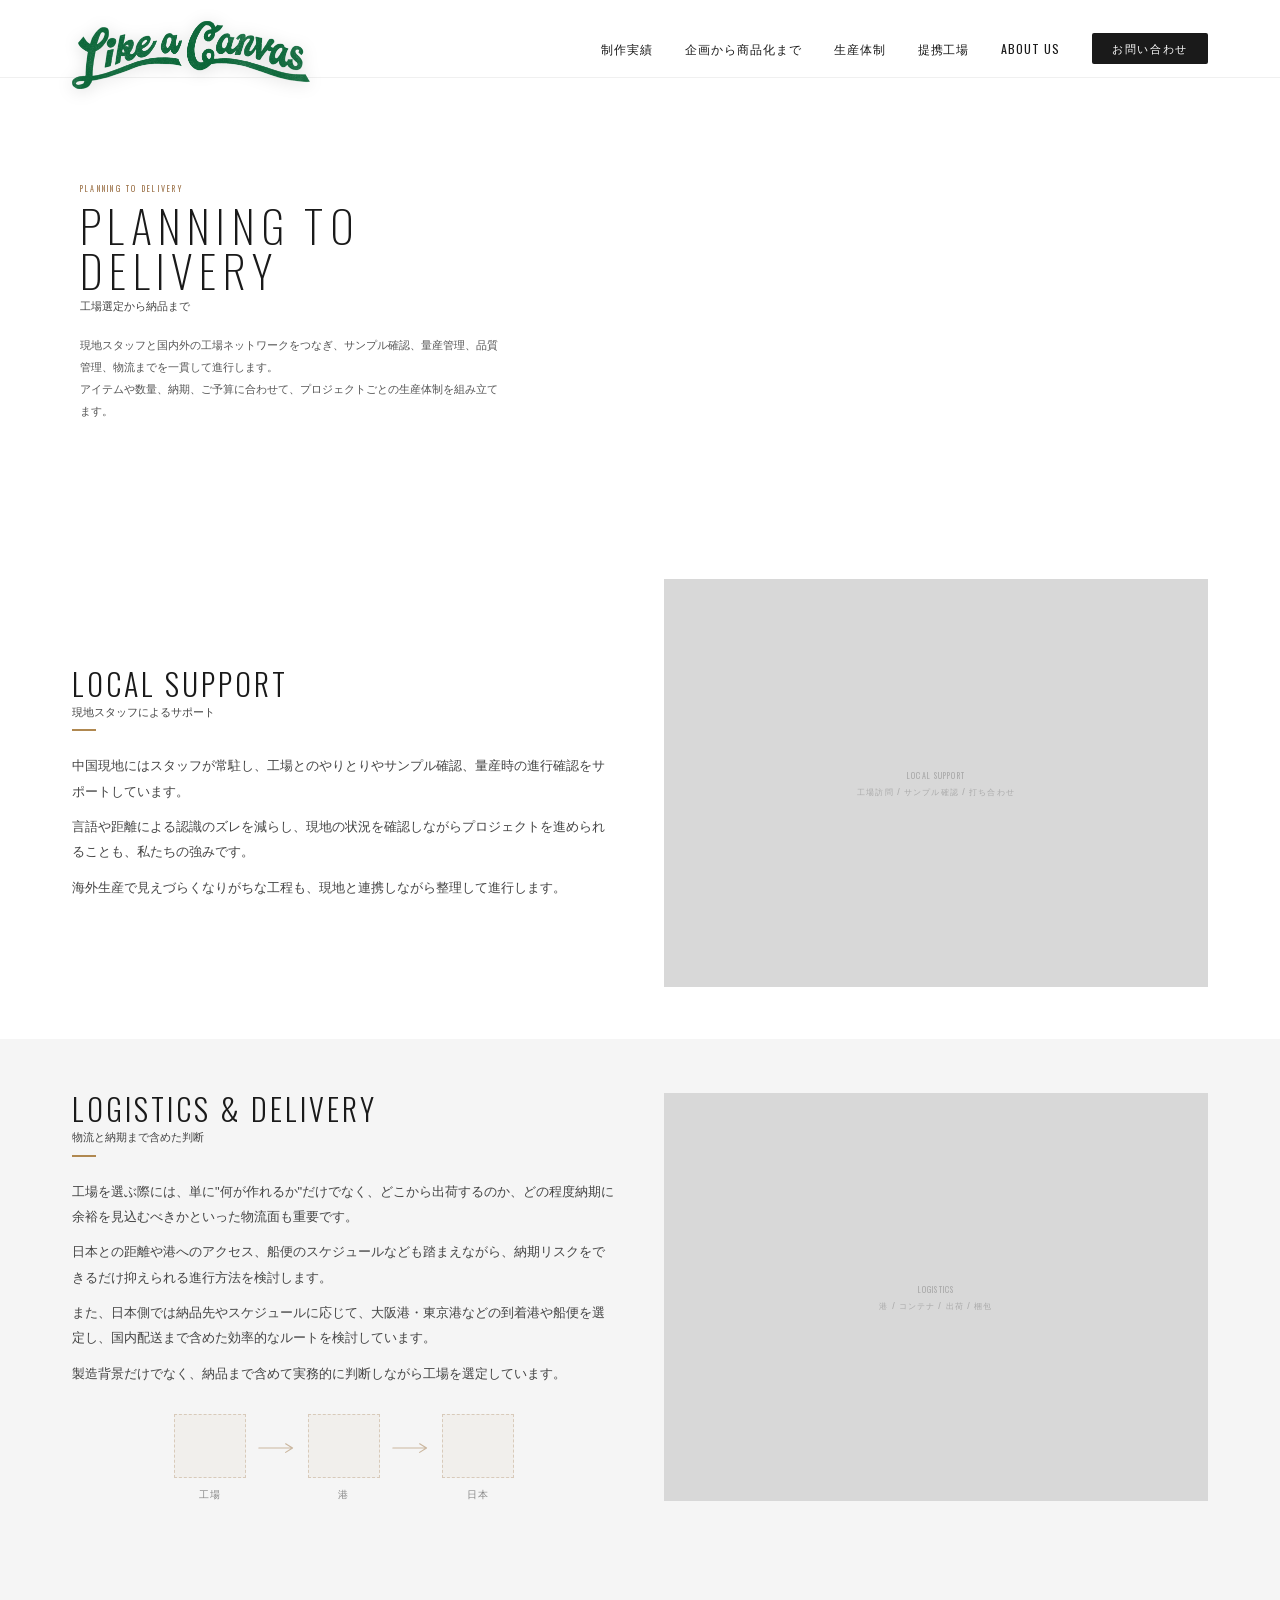
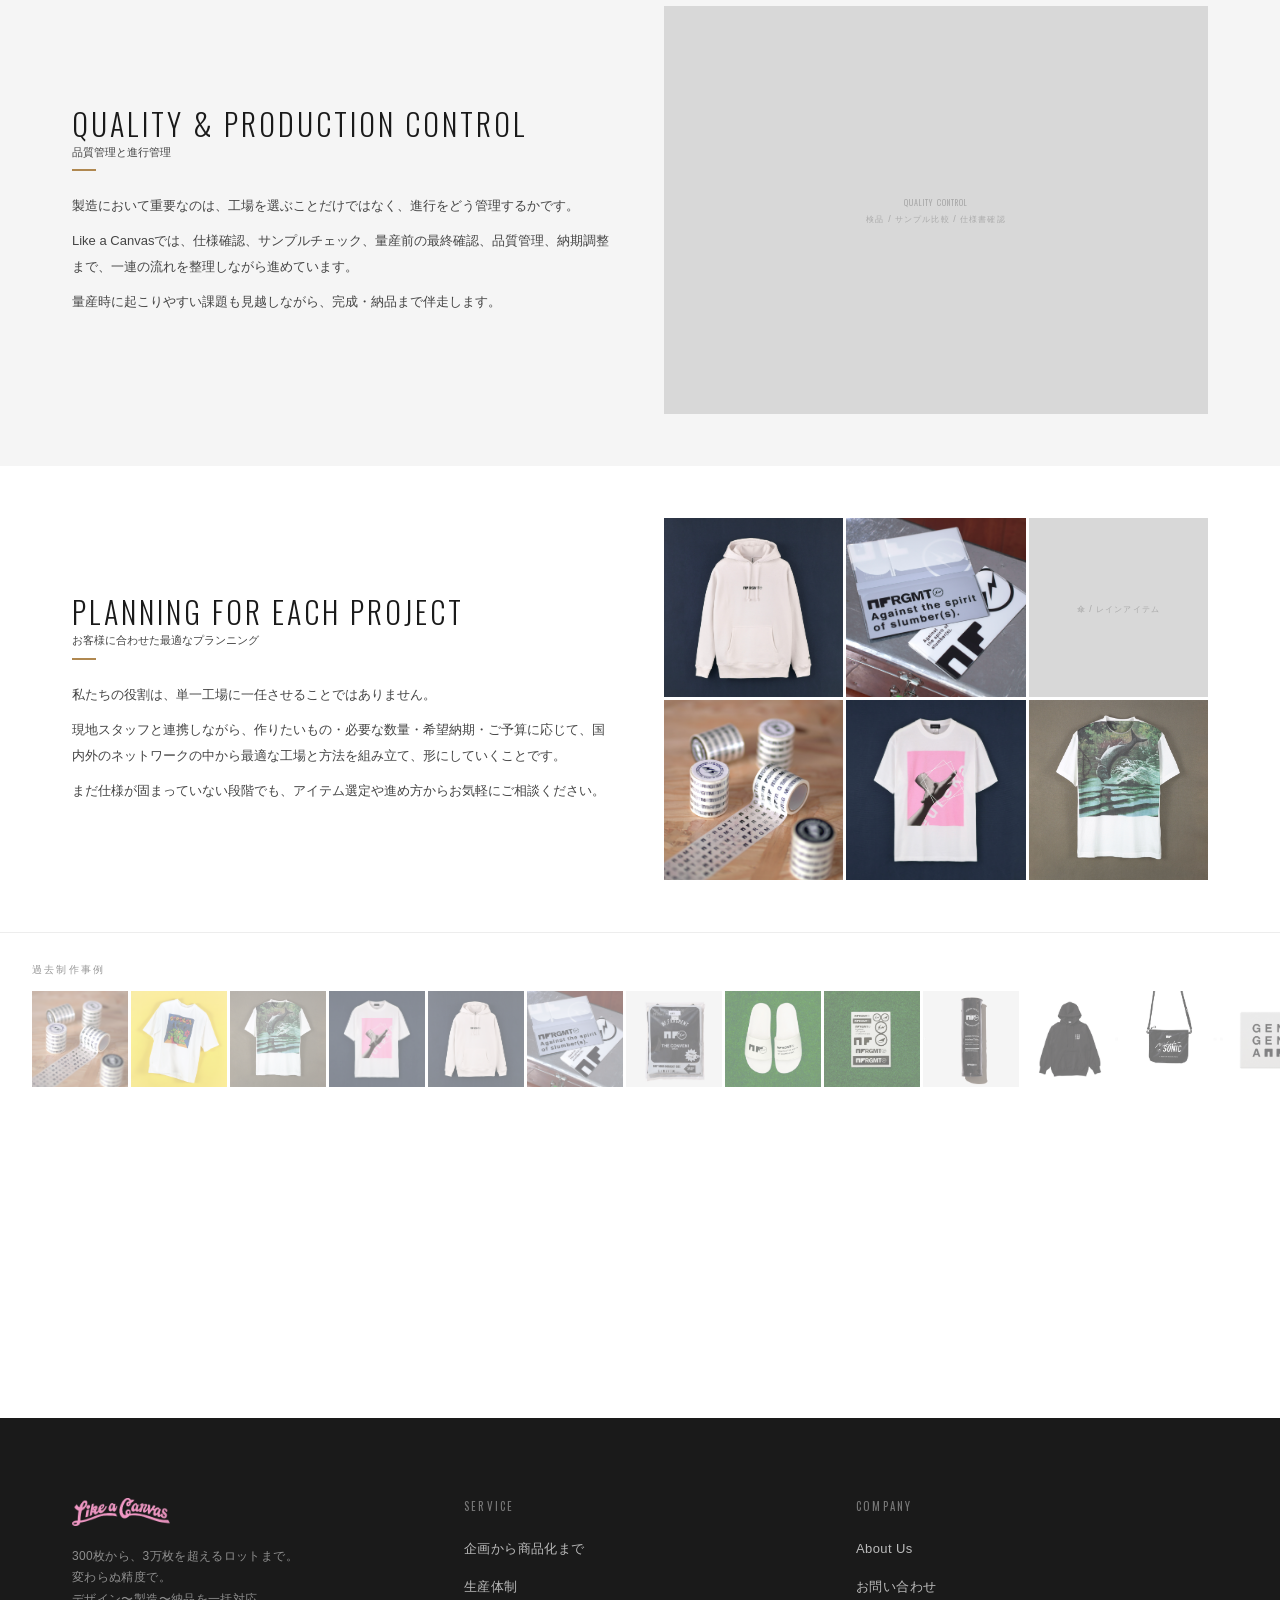
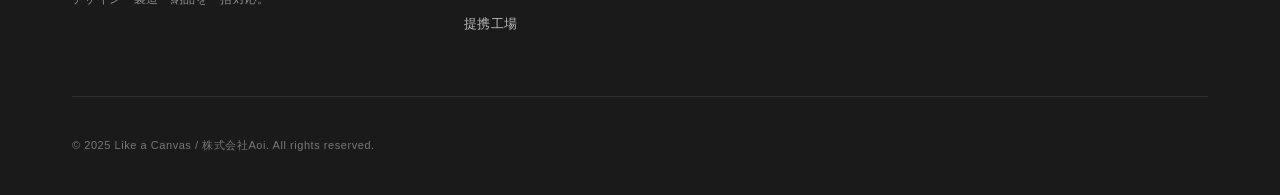
<file: pages/factory.html>
<!DOCTYPE html>
<html lang="ja">
<head>
  <meta charset="UTF-8">
  <meta name="viewport" content="width=device-width, initial-scale=1.0">
  <title>Planning to Delivery — Like a Canvas</title><link rel="stylesheet" href="../assets/css/main.css">
  <style>
    [data-fade] {
      opacity: 0;
      transform: translateY(24px);
      transition: opacity 0.7s ease, transform 0.7s ease;
    }
    [data-fade].visible {
      opacity: 1;
      transform: translateY(0);
    }

    /* ===== FACTORY NETWORK ===== */

    /* HERO — site-max幅、アスペクト比で高さ決定 */
    .fn-hero {
      margin-top: 77px;
      padding: 0 var(--site-pad);
      max-width: calc(var(--site-max) + var(--site-pad) * 2);
      margin-left: auto;
      margin-right: auto;
    }
    .fn-hero-box {
      position: relative;
      aspect-ratio: 16 / 6;
      overflow: hidden;
    }
    .fn-hero-video {
      position: absolute;
      inset: 0;
      width: 100%;
      height: 100%;
      object-fit: cover;
    }
    .fn-hero-overlay {
      position: absolute;
      inset: 0;
      background: linear-gradient(
        to right,
        rgba(255,255,255,0.95) 0%,
        rgba(255,255,255,0.88) 30%,
        rgba(255,255,255,0.45) 58%,
        rgba(255,255,255,0) 100%
      );
    }
    .fn-hero-content {
      position: absolute;
      inset: 0;
      display: flex;
      align-items: center;
      padding: 0 40px;
    }
    .fn-hero-text { max-width: 420px; }
    .fn-hero-eyebrow {
      font-family: var(--font-heading);
      font-size: 8px;
      letter-spacing: 0.28em;
      text-transform: uppercase;
      color: #a07850;
      margin-bottom: 8px;
    }
    .fn-hero-title {
      font-family: var(--font-heading);
      font-size: clamp(28px, 3.5vw, 48px);
      font-weight: 200;
      line-height: 1.0;
      letter-spacing: 0.14em;
      text-transform: uppercase;
      color: var(--color-black);
      margin-bottom: 6px;
    }
    .fn-hero-title-ja {
      font-size: 11px;
      color: var(--color-gray-dark);
      margin-bottom: 18px;
    }
    .fn-hero-body {
      font-size: 11px;
      line-height: 2.0;
      color: #555;
    }

    /* SECTION BASE */
    .fn-sec {
      padding: 52px 0;
    }
    .fn-sec--alt {
      background: var(--color-gray);
    }
    .fn-sec-inner {
      max-width: var(--site-max);
      margin: 0 auto;
      padding: 0 var(--site-pad);
    }

    /* SECTION HEADING */
    .fn-sh {
      margin-bottom: 22px;
    }
    .fn-sh-en {
      font-family: var(--font-heading);
      font-size: clamp(20px, 2.6vw, 30px);
      font-weight: 300;
      letter-spacing: 0.1em;
      text-transform: uppercase;
      line-height: 1.2;
      margin-bottom: 2px;
    }
    .fn-sh-ja {
      font-size: 11px;
      color: var(--color-gray-dark);
      margin-bottom: 8px;
    }
    .fn-sh-line {
      display: block;
      width: 24px;
      height: 2px;
      background: #b08850;
    }

    /* SPLIT LAYOUT — text left, image right */
    .fn-split {
      display: grid;
      grid-template-columns: 1fr 1fr;
      gap: 48px;
      align-items: center;
    }

    .fn-img {
      aspect-ratio: 4/3;
      overflow: hidden;
      background: #d8d8d8;
    }
    .fn-img img {
      width: 100%;
      height: 100%;
      object-fit: cover;
      display: block;
    }
    .fn-ph {
      width: 100%;
      height: 100%;
      background: #d8d8d8;
      display: flex;
      align-items: center;
      justify-content: center;
    }
    .fn-ph span {
      font-family: var(--font-heading);
      font-size: 8px;
      letter-spacing: 0.14em;
      text-transform: uppercase;
      color: #aaa;
      text-align: center;
      padding: 16px;
      line-height: 2;
    }
    .fn-text-body {
      font-size: 13px;
      line-height: 1.95;
      color: var(--color-gray-dark);
    }
    .fn-text-body p + p { margin-top: 10px; }

    /* REGIONAL STRENGTHS */
    .fn-region-wrap {
      display: flex;
      flex-direction: column;
      gap: 28px;
    }
    .fn-region-cards {
      display: grid;
      grid-template-columns: repeat(4, 1fr);
      gap: 3px;
    }
    .fn-region-card {
      position: relative;
      overflow: hidden;
      aspect-ratio: 1;
      background: #d8d8d8;
    }
    .fn-region-card img,
    .fn-region-card .fn-ph {
      width: 100%;
      height: 100%;
      object-fit: cover;
      display: block;
    }
    .fn-region-card-overlay {
      position: absolute;
      inset: 0;
      background: linear-gradient(to top, rgba(0,0,0,0.65) 0%, rgba(0,0,0,0.1) 55%, rgba(0,0,0,0) 100%);
    }
    .fn-region-card-label {
      position: absolute;
      bottom: 0;
      left: 0;
      right: 0;
      padding: 10px 10px 10px;
      font-family: var(--font-heading);
      font-size: 12px;
      letter-spacing: 0.05em;
      text-align: center;
      color: #fff;
      line-height: 1.4;
    }

    /* REGIONAL STRENGTHS (embedded in overseas) */
    .fn-regional {
      margin-top: 28px;
      padding-top: 24px;
      border-top: 1px solid rgba(0,0,0,0.1);
    }
    .fn-regional-heading {
      font-family: var(--font-heading);
      font-size: 10px;
      letter-spacing: 0.2em;
      text-transform: uppercase;
      color: var(--color-gray-mid);
      margin-bottom: 8px;
    }
    .fn-regional-sub {
      font-size: 12px;
      line-height: 1.85;
      color: var(--color-gray-dark);
      margin-bottom: 14px;
    }
    .fn-regional-tags {
      display: flex;
      flex-wrap: wrap;
      gap: 6px;
    }
    .fn-regional-tag {
      font-family: var(--font-heading);
      font-size: 11px;
      letter-spacing: 0.06em;
      color: var(--color-black);
      border: 1px solid rgba(0,0,0,0.22);
      padding: 5px 12px;
      white-space: nowrap;
    }

    /* LOGISTICS MAP IMAGE */
    .fn-logistics-map {
      margin-top: 28px;
    }
    .fn-logistics-map img {
      width: 100%;
      max-width: 480px;
      display: block;
    }

    /* PLANNING COLLAGE — 3×2 squares */
    .fn-collage {
      display: grid;
      grid-template-columns: repeat(3, 1fr);
      gap: 3px;
    }
    .fn-collage-item {
      aspect-ratio: 1;
      overflow: hidden;
      background: #d8d8d8;
    }
    .fn-collage-item img {
      width: 100%;
      height: 100%;
      object-fit: cover;
      display: block;
    }

    /* LOGISTICS DIAGRAM */
    .fn-logistics-diagram {
      display: flex;
      align-items: center;
      justify-content: center;
      gap: 12px;
      margin-top: 28px;
    }
    .fn-ld-item {
      display: flex;
      flex-direction: column;
      align-items: center;
      gap: 8px;
    }
    .fn-ld-ph {
      width: 72px;
      height: 64px;
      background: rgba(160,120,72,0.05);
      border: 1px dashed rgba(160,120,72,0.3);
    }
    .fn-ld-label {
      font-family: var(--font-heading);
      font-size: 10px;
      letter-spacing: 0.14em;
      color: rgba(0,0,0,0.45);
    }
    .fn-ld-arrow {
      flex-shrink: 0;
      color: rgba(160,120,72,0.5);
      padding-bottom: 20px;
    }
    .fn-ld-arrow svg {
      width: 38px;
      height: auto;
      display: block;
    }

    /* RESPONSIVE */
    @media (max-width: 960px) {
      .fn-collage { grid-template-columns: repeat(2, 1fr); }
    }
    @media (max-width: 767px) {
      .fn-hero { padding: 0; }
      .fn-hero-box { aspect-ratio: 3/2; }
      .fn-hero-overlay {
        background: linear-gradient(
          to right,
          rgba(0,0,0,0.72) 0%,
          rgba(0,0,0,0.52) 55%,
          rgba(0,0,0,0.18) 100%
        );
      }
      .fn-hero-content { padding: 0 20px; }
      .fn-hero-text { max-width: 100%; }
      .fn-hero-eyebrow { color: rgba(255,255,255,0.6); }
      .fn-hero-title { color: #fff; }
      .fn-hero-title-ja { color: rgba(255,255,255,0.7); }
      .fn-hero-body { color: rgba(255,255,255,0.75); font-size: 10px; }
      .fn-split { grid-template-columns: 1fr; gap: 20px; }
      .fn-region-cards { grid-template-columns: 1fr 1fr; }
      .fn-collage { grid-template-columns: repeat(2, 1fr); }
      .fn-sec { padding: 40px 0; }
    }
  </style>
</head>
<body>

  <!-- NAVBAR -->
  <nav class="navbar">
    <div class="navbar-inner">
      <a href="../index.html" class="navbar-logo">
        <img src="../assets/images/static/logo.png" alt="Like a Canvas">
      </a>
            <ul class="nav-menu">
        <li><a href="../index.html#archives">制作実績</a></li>
        <li><a href="network.html">企画から商品化まで</a></li>
        <li><a href="factory.html">生産体制</a></li>
        <li><a href="factory-showcase.html">提携工場</a></li>
        <li><a href="about.html">About Us</a></li>
        <li><a href="contact.html" class="nav-contact-btn">お問い合わせ</a></li>
      </ul>
      <button class="hamburger" aria-label="メニュー">
        <span></span><span></span><span></span>
      </button>
    </div>
  </nav>

    <div class="mobile-menu">
    <button class="mobile-menu-close" aria-label="閉じる">×</button>
    <a href="../index.html#archives">制作実績</a>
    <a href="network.html">企画から商品化まで</a>
    <a href="factory.html">生産体制</a>
    <a href="factory-showcase.html">提携工場</a>
    <a href="about.html">About Us</a>
    <a href="contact.html">お問い合わせ</a>
  </div>

  <!-- HERO -->
  <div class="fn-hero">
    <div class="fn-hero-box">
      <video class="fn-hero-video" autoplay muted loop playsinline>
        <source src="../assets/videos/hero-factory.mp4" type="video/mp4">
      </video>
      <div class="fn-hero-overlay"></div>
      <div class="fn-hero-content">
        <div class="fn-hero-text">
          <p class="fn-hero-eyebrow">PLANNING TO DELIVERY</p>
          <h1 class="fn-hero-title">Planning to<br>Delivery</h1>
          <p class="fn-hero-title-ja">工場選定から納品まで</p>
          <p class="fn-hero-body">現地スタッフと国内外の工場ネットワークをつなぎ、サンプル確認、量産管理、品質管理、物流までを一貫して進行します。<br>アイテムや数量、納期、ご予算に合わせて、プロジェクトごとの生産体制を組み立てます。</p>
        </div>
      </div>
    </div>
  </div>

  <!-- LOCAL SUPPORT -->
  <section class="fn-sec" id="local-support" data-fade>
    <div class="fn-sec-inner">
      <div class="fn-split">
        <div class="fn-text">
          <div class="fn-sh">
            <h2 class="fn-sh-en">Local Support</h2>
            <p class="fn-sh-ja">現地スタッフによるサポート</p>
            <span class="fn-sh-line"></span>
          </div>
          <div class="fn-text-body">
            <p>中国現地にはスタッフが常駐し、工場とのやりとりやサンプル確認、量産時の進行確認をサポートしています。</p>
            <p>言語や距離による認識のズレを減らし、現地の状況を確認しながらプロジェクトを進められることも、私たちの強みです。</p>
            <p>海外生産で見えづらくなりがちな工程も、現地と連携しながら整理して進行します。</p>
          </div>
        </div>
        <div class="fn-img">
          <!-- 差し替え：<img src="../assets/images/static/factory-local-support.jpg" alt="現地工場訪問・サンプル確認" loading="lazy"> -->
          <div class="fn-ph"><span>Local Support<br>工場訪問 / サンプル確認 / 打ち合わせ</span></div>
        </div>
      </div>
    </div>
  </section>

  <!-- 05 LOGISTICS & DELIVERY -->
  <section class="fn-sec fn-sec--alt" id="logistics" data-fade>
    <div class="fn-sec-inner">
      <div class="fn-split">
        <div class="fn-text">
          <div class="fn-sh">
            <h2 class="fn-sh-en">Logistics &amp; Delivery</h2>
            <p class="fn-sh-ja">物流と納期まで含めた判断</p>
            <span class="fn-sh-line"></span>
          </div>
          <div class="fn-text-body">
            <p>工場を選ぶ際には、単に"何が作れるか"だけでなく、どこから出荷するのか、どの程度納期に余裕を見込むべきかといった物流面も重要です。</p>
            <p>日本との距離や港へのアクセス、船便のスケジュールなども踏まえながら、納期リスクをできるだけ抑えられる進行方法を検討します。</p>
            <p>また、日本側では納品先やスケジュールに応じて、大阪港・東京港などの到着港や船便を選定し、国内配送まで含めた効率的なルートを検討しています。</p>
            <p>製造背景だけでなく、納品まで含めて実務的に判断しながら工場を選定しています。</p>
          </div>
          <div class="fn-logistics-diagram">

            <!-- 工場 -->
            <div class="fn-ld-item">
              <!-- 差し替え: <img src="../assets/images/static/icon-factory.svg" alt="工場" width="72"> -->
              <div class="fn-ld-ph"></div>
              <span class="fn-ld-label">工場</span>
            </div>

            <div class="fn-ld-arrow">
              <svg viewBox="0 0 44 14" fill="none" stroke="currentColor" stroke-width="1.3" stroke-linecap="round" stroke-linejoin="round">
                <line x1="1" y1="7" x2="38" y2="7"/>
                <polyline points="32,2 40,7 32,12"/>
              </svg>
            </div>

            <!-- 港 -->
            <div class="fn-ld-item">
              <!-- 差し替え: <img src="../assets/images/static/icon-port.svg" alt="港" width="72"> -->
              <div class="fn-ld-ph"></div>
              <span class="fn-ld-label">港</span>
            </div>

            <div class="fn-ld-arrow">
              <svg viewBox="0 0 44 14" fill="none" stroke="currentColor" stroke-width="1.3" stroke-linecap="round" stroke-linejoin="round">
                <line x1="1" y1="7" x2="38" y2="7"/>
                <polyline points="32,2 40,7 32,12"/>
              </svg>
            </div>

            <!-- 日本 -->
            <div class="fn-ld-item">
              <!-- 差し替え: <img src="../assets/images/static/icon-japan.svg" alt="日本" width="72"> -->
              <div class="fn-ld-ph"></div>
              <span class="fn-ld-label">日本</span>
            </div>

          </div>
        </div>
        <div class="fn-img">
          <!-- 差し替え：<img src="../assets/images/static/factory-logistics.jpg" alt="港・コンテナ・出荷" loading="lazy"> -->
          <div class="fn-ph"><span>Logistics<br>港 / コンテナ / 出荷 / 梱包</span></div>
        </div>
      </div>
    </div>
  </section>

  <!-- 06 QUALITY & PRODUCTION CONTROL -->
  <section class="fn-sec fn-sec--alt" id="quality" data-fade>
    <div class="fn-sec-inner">
      <div class="fn-split">
        <div class="fn-text">
          <div class="fn-sh">
            <h2 class="fn-sh-en">Quality &amp; Production Control</h2>
            <p class="fn-sh-ja">品質管理と進行管理</p>
            <span class="fn-sh-line"></span>
          </div>
          <div class="fn-text-body">
            <p>製造において重要なのは、工場を選ぶことだけではなく、進行をどう管理するかです。</p>
            <p>Like a Canvasでは、仕様確認、サンプルチェック、量産前の最終確認、品質管理、納期調整まで、一連の流れを整理しながら進めています。</p>
            <p>量産時に起こりやすい課題も見越しながら、完成・納品まで伴走します。</p>
          </div>
        </div>
        <div class="fn-img">
          <!-- 差し替え：<img src="../assets/images/static/factory-quality.jpg" alt="検品・サンプル確認・仕様書" loading="lazy"> -->
          <div class="fn-ph"><span>Quality Control<br>検品 / サンプル比較 / 仕様書確認</span></div>
        </div>
      </div>
    </div>
  </section>

  <!-- 07 PLANNING FOR EACH PROJECT -->
  <section class="fn-sec" id="planning" data-fade>
    <div class="fn-sec-inner">
      <div class="fn-split">
        <div class="fn-text">
          <div class="fn-sh">
            <h2 class="fn-sh-en">Planning for Each Project</h2>
            <p class="fn-sh-ja">お客様に合わせた最適なプランニング</p>
            <span class="fn-sh-line"></span>
          </div>
          <div class="fn-text-body">
            <p>私たちの役割は、単一工場に一任させることではありません。</p>
            <p>現地スタッフと連携しながら、作りたいもの・必要な数量・希望納期・ご予算に応じて、国内外のネットワークの中から最適な工場と方法を組み立て、形にしていくことです。</p>
            <p>まだ仕様が固まっていない段階でも、アイテム選定や進め方からお気軽にご相談ください。</p>
          </div>
        </div>
        <div class="fn-collage">
          <div class="fn-collage-item">
            <img src="../assets/images/681b068125cef1412628d803_DSC01703_0004_背景_0003_背景.jpg" alt="アパレル" loading="lazy">
          </div>
          <div class="fn-collage-item">
            <img src="../assets/images/681b02869f09a54f86f32551_DSC01590.jpg" alt="バッグ・小物" loading="lazy">
          </div>
          <div class="fn-collage-item">
            <!-- 差し替え：傘など -->
            <div class="fn-ph"><span>傘 / レインアイテム</span></div>
          </div>
          <div class="fn-collage-item">
            <img src="../assets/images/6819d717e97984633ddb818a_DSC01543 2のコピー.jpg" alt="雑貨" loading="lazy">
          </div>
          <div class="fn-collage-item">
            <img src="../assets/images/681afca6b1026f7389055124_DSC01732_0000_レイヤー 0_0003_背景.jpg" alt="アパレル" loading="lazy">
          </div>
          <div class="fn-collage-item">
            <img src="../assets/images/681af5a9a7e83363a565b3be_DSC01439_0003_背景.jpg" alt="アパレル" loading="lazy">
          </div>
        </div>
      </div>
    </div>
  </section>

  <!-- 過去制作事例 -->
  <div class="page-archive-strip" data-fade>
    <p class="page-archive-strip-label">過去制作事例</p>
    <div class="page-archive-strip-scroll">
      <div class="page-archive-thumbs" id="page-archive-thumbs"></div>
    </div>
  </div>

  <!-- CTA -->
  <section class="wwcd-cta" data-fade>
    <div class="wwcd-cta-inner">
      <p class="wwcd-cta-label">Contact</p>
      <p style="font-size:13px;color:rgba(255,255,255,0.65);line-height:1.9;margin-bottom:28px;">国内外の生産背景を活かしながら、アイテムや条件に応じた最適な進め方をご提案します。<br>まずは作りたいものやご希望の条件をお聞かせください。</p>
      <a href="contact.html" class="wwcd-cta-btn">お問い合わせはこちら</a>
    </div>
  </section>

  <footer class="footer">
    <div class="footer-inner">
      <div class="footer-top">
        <div>
          <div class="footer-logo">
            <img src="../assets/images/static/logo.png" alt="Like a Canvas">
          </div>
          <p class="footer-tagline">300枚から、3万枚を超えるロットまで。<br>変わらぬ精度で。<br>デザイン〜製造〜納品を一括対応。</p>
        </div>
        <div>
          <p class="footer-nav-title">Service</p>
                    <ul class="footer-nav-list">
            <li><a href="network.html">企画から商品化まで</a></li>
            <li><a href="factory.html">生産体制</a></li>
            <li><a href="factory-showcase.html">提携工場</a></li>
          </ul>
        </div>
        <div>
          <p class="footer-nav-title">Company</p>
          <ul class="footer-nav-list">
            <li><a href="about.html">About Us</a></li>
            <li><a href="contact.html">お問い合わせ</a></li>
          </ul>
        </div>
      </div>
      <div class="footer-bottom">
        <p class="footer-copyright">© 2025 Like a Canvas / 株式会社Aoi. All rights reserved.</p>
      </div>
    </div>
  </footer>

  <script src="../assets/js/main.js"></script>
  <script>
    document.addEventListener('DOMContentLoaded', () => {
      const thumbs = document.getElementById('page-archive-thumbs');
      if (thumbs) {
        PRODUCTS.forEach(p => {
          const a = document.createElement('a');
          a.href = `../product.html?id=${p.slug}`;
          a.className = 'page-archive-thumb';
          a.innerHTML = `<img src="../assets/images/${p.images[0]}" alt="${p.title}" loading="lazy">`;
          thumbs.appendChild(a);
        });
      }
    });
  </script>
</body>
</html>
</file>
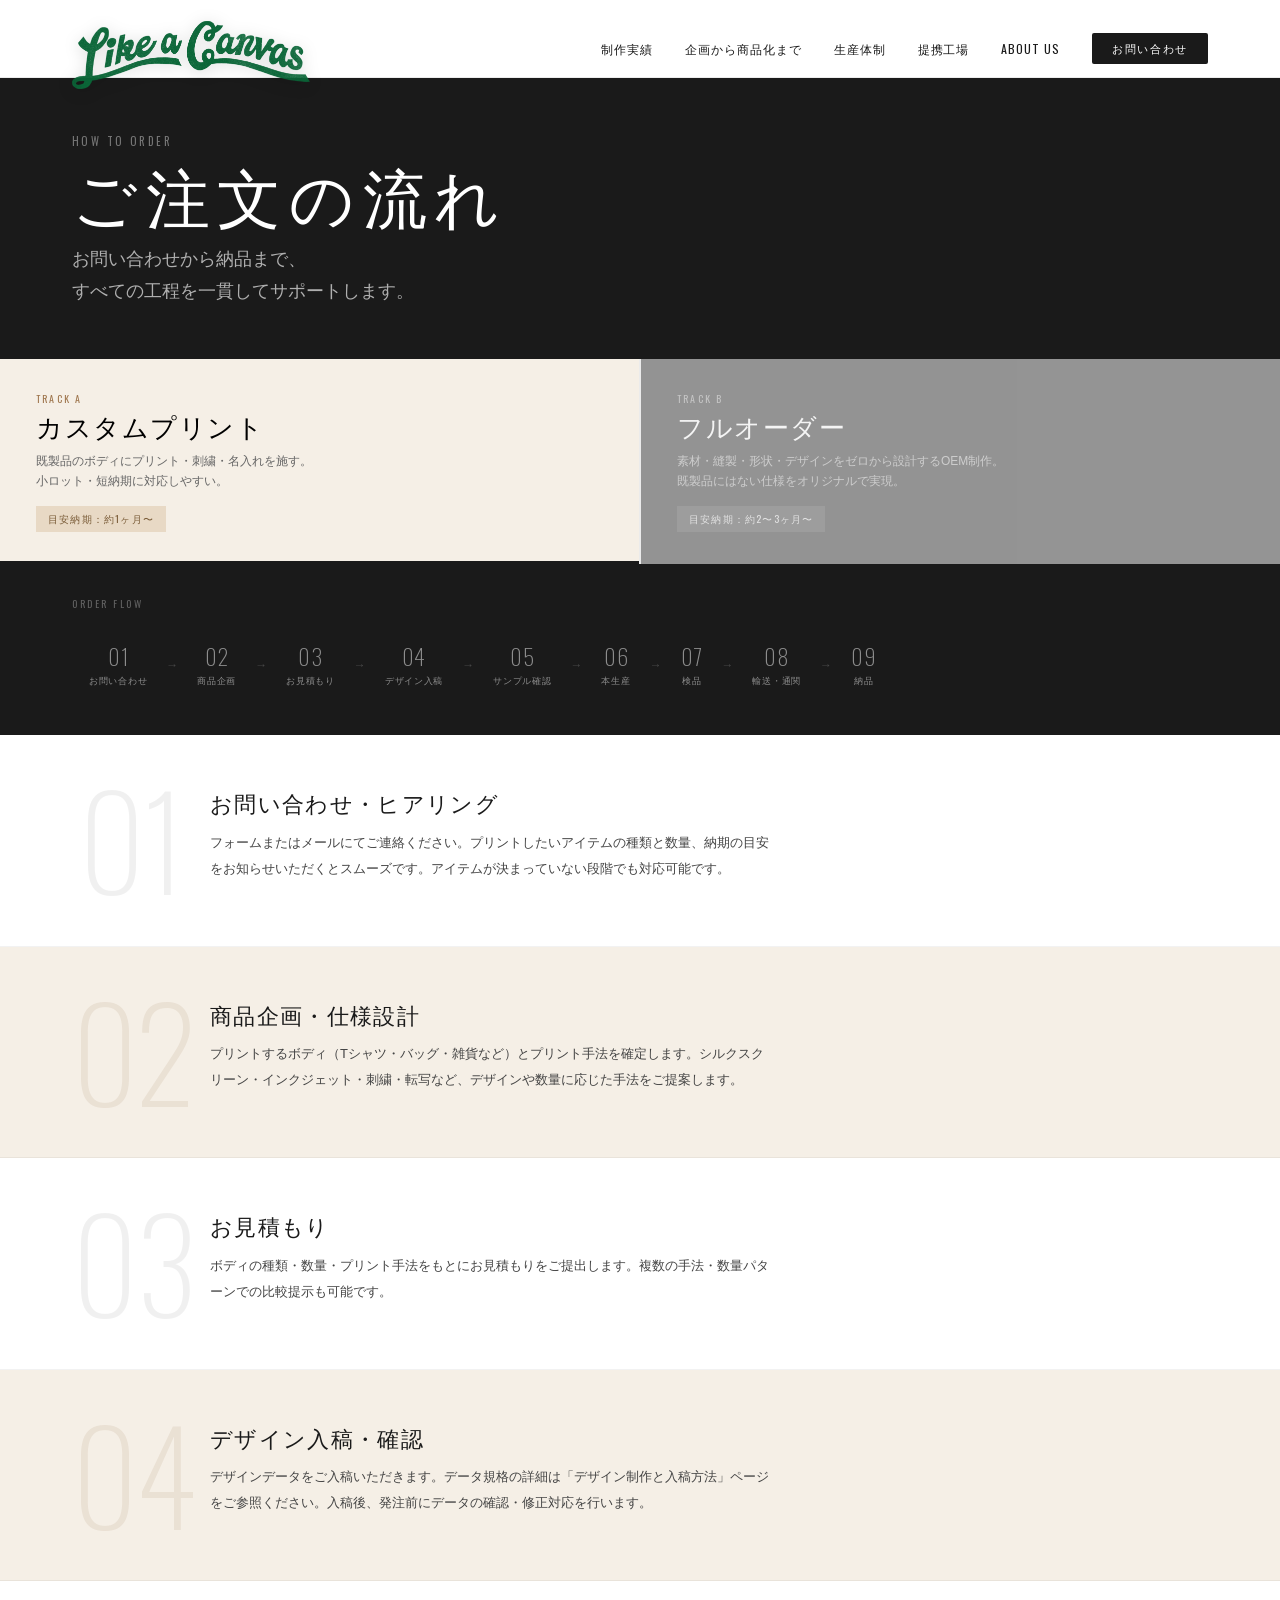
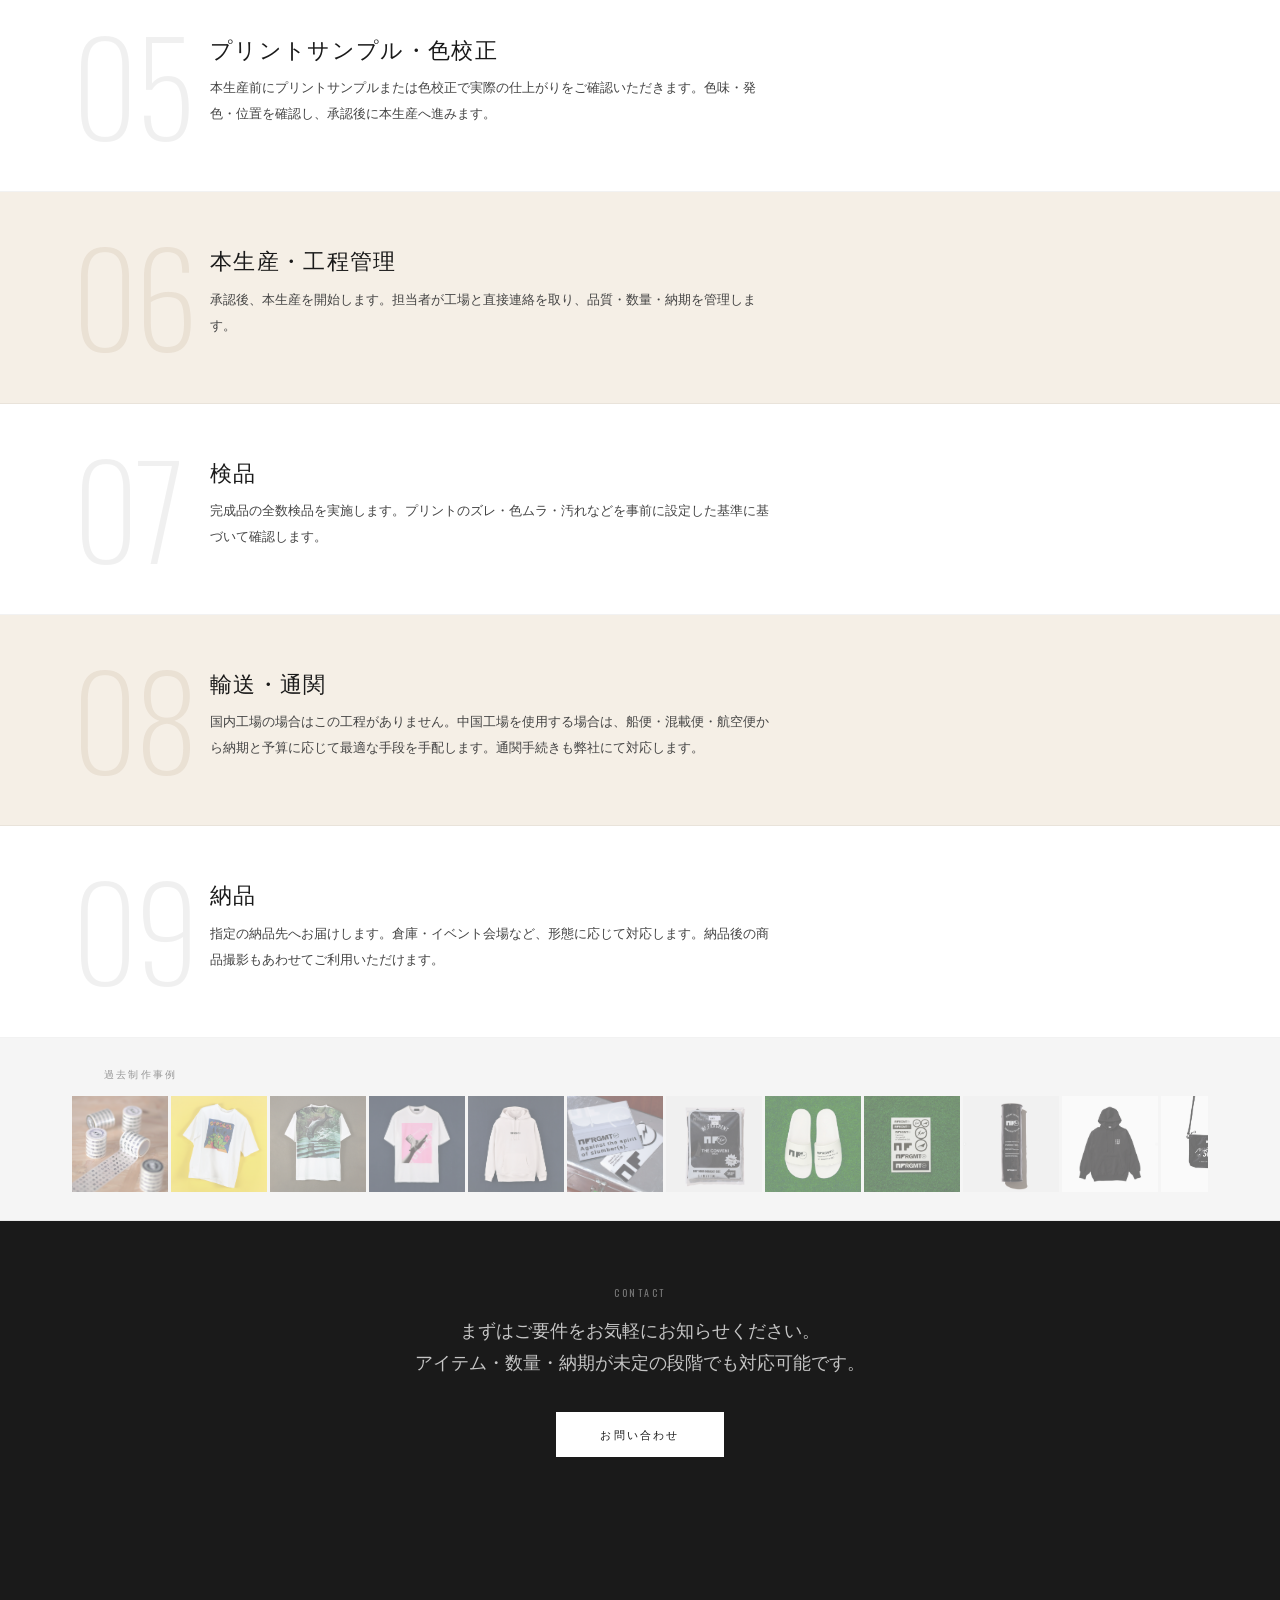
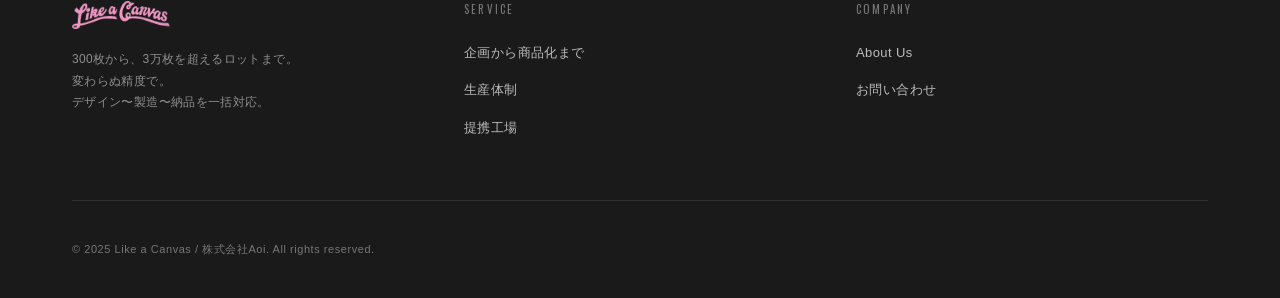
<file: pages/how-to-order.html>
<!DOCTYPE html>
<html lang="ja">
<head>
  <meta charset="UTF-8">
  <meta name="viewport" content="width=device-width, initial-scale=1.0">
  <title>ご注文の流れ — Like a Canvas</title><link rel="stylesheet" href="../assets/css/main.css">
  <style>
    [data-fade] {
      opacity: 0;
      transform: translateY(24px);
      transition: opacity 0.7s ease, transform 0.7s ease;
    }
    [data-fade].visible {
      opacity: 1;
      transform: translateY(0);
    }
  </style>
</head>
<body>

  <!-- NAVBAR -->
  <nav class="navbar">
    <div class="navbar-inner">
      <a href="../index.html" class="navbar-logo">
        <img src="../assets/images/static/logo.png" alt="Like a Canvas">
      </a>
            <ul class="nav-menu">
        <li><a href="../index.html#archives">制作実績</a></li>
        <li><a href="network.html">企画から商品化まで</a></li>
        <li><a href="factory.html">生産体制</a></li>
        <li><a href="factory-showcase.html">提携工場</a></li>
        <li><a href="about.html">About Us</a></li>
        <li><a href="contact.html" class="nav-contact-btn">お問い合わせ</a></li>
      </ul>
      <button class="hamburger" aria-label="メニュー">
        <span></span><span></span><span></span>
      </button>
    </div>
  </nav>

    <div class="mobile-menu">
    <button class="mobile-menu-close" aria-label="閉じる">×</button>
    <a href="../index.html#archives">制作実績</a>
    <a href="network.html">企画から商品化まで</a>
    <a href="factory.html">生産体制</a>
    <a href="factory-showcase.html">提携工場</a>
    <a href="about.html">About Us</a>
    <a href="contact.html">お問い合わせ</a>
  </div>

  <main class="hto-page-main info-page-main">

    <!-- ① ページヘッダー -->
    <div class="hto-header" data-fade>
      <div class="hto-inner">
        <p class="hto-header-label">How to Order</p>
        <h1 class="hto-header-title">ご注文の流れ</h1>
        <p class="hto-header-sub">お問い合わせから納品まで、<br>すべての工程を一貫してサポートします。</p>
      </div>
    </div>

    <!-- ② タブ切り替え -->
    <div class="hto-tabs">
      <button class="hto-tab hto-tab--a active" data-tab="custom">
        <span class="hto-tab-type">Track A</span>
        <span class="hto-tab-title">カスタムプリント</span>
        <span class="hto-tab-desc">既製品のボディにプリント・刺繍・名入れを施す。<br>小ロット・短納期に対応しやすい。</span>
        <span class="hto-tab-period">目安納期：約1ヶ月〜</span>
      </button>
      <button class="hto-tab hto-tab--b" data-tab="full">
        <span class="hto-tab-type">Track B</span>
        <span class="hto-tab-title">フルオーダー</span>
        <span class="hto-tab-desc">素材・縫製・形状・デザインをゼロから設計するOEM制作。<br>既製品にはない仕様をオリジナルで実現。</span>
        <span class="hto-tab-period">目安納期：約2〜3ヶ月〜</span>
      </button>
    </div>

    <!-- ③ タイムライン -->
    <div class="hto-timeline-section">
      <div class="hto-inner">
        <p class="hto-timeline-label">Order Flow</p>
        <div class="hto-timeline">
          <a href="#step-01" class="hto-tl-step"><span class="hto-tl-num">01</span><span class="hto-tl-name">お問い合わせ</span></a>
          <span class="hto-tl-arrow">→</span>
          <a href="#step-02" class="hto-tl-step"><span class="hto-tl-num">02</span><span class="hto-tl-name">商品企画</span></a>
          <span class="hto-tl-arrow">→</span>
          <a href="#step-03" class="hto-tl-step"><span class="hto-tl-num">03</span><span class="hto-tl-name">お見積もり</span></a>
          <span class="hto-tl-arrow">→</span>
          <a href="#step-04" class="hto-tl-step"><span class="hto-tl-num">04</span><span class="hto-tl-name">デザイン入稿</span></a>
          <span class="hto-tl-arrow">→</span>
          <a href="#step-05" class="hto-tl-step"><span class="hto-tl-num">05</span><span class="hto-tl-name">サンプル確認</span></a>
          <span class="hto-tl-arrow">→</span>
          <a href="#step-06" class="hto-tl-step"><span class="hto-tl-num">06</span><span class="hto-tl-name">本生産</span></a>
          <span class="hto-tl-arrow">→</span>
          <a href="#step-07" class="hto-tl-step"><span class="hto-tl-num">07</span><span class="hto-tl-name">検品</span></a>
          <span class="hto-tl-arrow">→</span>
          <a href="#step-08" class="hto-tl-step"><span class="hto-tl-num">08</span><span class="hto-tl-name">輸送・通関</span></a>
          <span class="hto-tl-arrow">→</span>
          <a href="#step-09" class="hto-tl-step"><span class="hto-tl-num">09</span><span class="hto-tl-name">納品</span></a>
        </div>
      </div>
    </div>

    <!-- ④ カスタムプリント ステップ -->
    <div class="hto-tab-content active" data-tab="custom">

      <div class="hto-step" id="step-01">
        <div class="hto-inner">
          <span class="hto-step-deco">01</span>
          <div class="hto-step-content">
            <h3 class="hto-step-title">お問い合わせ・ヒアリング</h3>
            <p class="hto-step-desc">フォームまたはメールにてご連絡ください。プリントしたいアイテムの種類と数量、納期の目安をお知らせいただくとスムーズです。アイテムが決まっていない段階でも対応可能です。</p>
          </div>
        </div>
      </div>

      <div class="hto-step hto-step--sand">
        <div class="hto-inner">
          <span class="hto-step-deco">02</span>
          <div class="hto-step-content">
            <h3 class="hto-step-title">商品企画・仕様設計</h3>
            <p class="hto-step-desc">プリントするボディ（Tシャツ・バッグ・雑貨など）とプリント手法を確定します。シルクスクリーン・インクジェット・刺繍・転写など、デザインや数量に応じた手法をご提案します。</p>
          </div>
        </div>
      </div>

      <div class="hto-step">
        <div class="hto-inner">
          <span class="hto-step-deco">03</span>
          <div class="hto-step-content">
            <h3 class="hto-step-title">お見積もり</h3>
            <p class="hto-step-desc">ボディの種類・数量・プリント手法をもとにお見積もりをご提出します。複数の手法・数量パターンでの比較提示も可能です。</p>
          </div>
        </div>
      </div>

      <div class="hto-step hto-step--sand">
        <div class="hto-inner">
          <span class="hto-step-deco">04</span>
          <div class="hto-step-content">
            <h3 class="hto-step-title">デザイン入稿・確認</h3>
            <p class="hto-step-desc">デザインデータをご入稿いただきます。データ規格の詳細は「デザイン制作と入稿方法」ページをご参照ください。入稿後、発注前にデータの確認・修正対応を行います。</p>
          </div>
        </div>
      </div>

      <div class="hto-step">
        <div class="hto-inner">
          <span class="hto-step-deco">05</span>
          <div class="hto-step-content">
            <h3 class="hto-step-title">プリントサンプル・色校正</h3>
            <p class="hto-step-desc">本生産前にプリントサンプルまたは色校正で実際の仕上がりをご確認いただきます。色味・発色・位置を確認し、承認後に本生産へ進みます。</p>
          </div>
        </div>
      </div>

      <div class="hto-step hto-step--sand">
        <div class="hto-inner">
          <span class="hto-step-deco">06</span>
          <div class="hto-step-content">
            <h3 class="hto-step-title">本生産・工程管理</h3>
            <p class="hto-step-desc">承認後、本生産を開始します。担当者が工場と直接連絡を取り、品質・数量・納期を管理します。</p>
          </div>
        </div>
      </div>

      <div class="hto-step">
        <div class="hto-inner">
          <span class="hto-step-deco">07</span>
          <div class="hto-step-content">
            <h3 class="hto-step-title">検品</h3>
            <p class="hto-step-desc">完成品の全数検品を実施します。プリントのズレ・色ムラ・汚れなどを事前に設定した基準に基づいて確認します。</p>
          </div>
        </div>
      </div>

      <div class="hto-step hto-step--sand">
        <div class="hto-inner">
          <span class="hto-step-deco">08</span>
          <div class="hto-step-content">
            <h3 class="hto-step-title">輸送・通関</h3>
            <p class="hto-step-desc">国内工場の場合はこの工程がありません。中国工場を使用する場合は、船便・混載便・航空便から納期と予算に応じて最適な手段を手配します。通関手続きも弊社にて対応します。</p>
          </div>
        </div>
      </div>

      <div class="hto-step">
        <div class="hto-inner">
          <span class="hto-step-deco">09</span>
          <div class="hto-step-content">
            <h3 class="hto-step-title">納品</h3>
            <p class="hto-step-desc">指定の納品先へお届けします。倉庫・イベント会場など、形態に応じて対応します。納品後の商品撮影もあわせてご利用いただけます。</p>
          </div>
        </div>
      </div>

    </div><!-- /custom tab -->

    <!-- ④ フルオーダー ステップ -->
    <div class="hto-tab-content" data-tab="full">

      <div class="hto-step" id="step-01-full">
        <div class="hto-inner">
          <span class="hto-step-deco">01</span>
          <div class="hto-step-content">
            <h3 class="hto-step-title">お問い合わせ・ヒアリング</h3>
            <p class="hto-step-desc">フォームまたはメールにてご連絡ください。アイテムの種類・数量・納期・ご予算の目安をお知らせいただくとスムーズです。デザインや仕様が未定の段階でも対応可能です。初回ヒアリングでは制作の目的や世界観についてもお聞きします。</p>
          </div>
        </div>
      </div>

      <div class="hto-step hto-step--sand">
        <div class="hto-inner">
          <span class="hto-step-deco">02</span>
          <div class="hto-step-content">
            <h3 class="hto-step-title">商品企画・仕様設計</h3>
            <p class="hto-step-desc">素材・縫製・形状・カラー・加工方法・パッケージをゼロから設計します。ヒアリング内容をもとに仕様書を作成します。デザインが未決定の場合は、この段階でデザイン制作のご相談も可能です。</p>
          </div>
        </div>
      </div>

      <div class="hto-step">
        <div class="hto-inner">
          <span class="hto-step-deco">03</span>
          <div class="hto-step-content">
            <h3 class="hto-step-title">お見積もり</h3>
            <p class="hto-step-desc">仕様確定後にお見積もりをご提出します。素材・縫製・加工・輸送費・関税・検品費を含めたトータルコストでご案内します。複数パターンでの比較提示も可能です。</p>
          </div>
        </div>
      </div>

      <div class="hto-step hto-step--sand">
        <div class="hto-inner">
          <span class="hto-step-deco">04</span>
          <div class="hto-step-content">
            <h3 class="hto-step-title">デザイン入稿・確認</h3>
            <p class="hto-step-desc">デザインデータをご入稿いただきます。入稿規格の詳細は「デザイン制作と入稿方法」ページをご参照ください。入稿後、工場発注前にデータの確認・修正対応を行います。</p>
          </div>
        </div>
      </div>

      <div class="hto-step">
        <div class="hto-inner">
          <span class="hto-step-deco">05</span>
          <div class="hto-step-content">
            <h3 class="hto-step-title">サンプル制作・承認</h3>
            <p class="hto-step-desc">本生産前に縫製・素材・プリントすべてを含む実物サンプルを制作します。色味・素材感・縫製仕様を実物で確認いただき、承認後に本生産へ進みます。修正がある場合はこの段階で対応します。</p>
          </div>
        </div>
      </div>

      <div class="hto-step hto-step--sand">
        <div class="hto-inner">
          <span class="hto-step-deco">06</span>
          <div class="hto-step-content">
            <h3 class="hto-step-title">本生産・工程管理</h3>
            <p class="hto-step-desc">サンプル承認後、本生産を開始します。担当者が工場と直接連絡を取り、進捗・品質・納期を継続的に管理します。生産中の途中検品も実施します。</p>
          </div>
        </div>
      </div>

      <div class="hto-step">
        <div class="hto-inner">
          <span class="hto-step-deco">07</span>
          <div class="hto-step-content">
            <h3 class="hto-step-title">検品</h3>
            <p class="hto-step-desc">完成品の全数検品を実施します。素材・縫製・プリント・パッケージ各項目を、事前に設定した検品基準に基づいて確認します。B品については数量・内容を記録し廃棄証明書を発行します。</p>
          </div>
        </div>
      </div>

      <div class="hto-step hto-step--sand">
        <div class="hto-inner">
          <span class="hto-step-deco">08</span>
          <div class="hto-step-content">
            <h3 class="hto-step-title">輸送・通関</h3>
            <p class="hto-step-desc">船便・混載便・航空便の中から、納期・数量・予算に応じて最適な輸送手段を手配します。通関手続きも弊社にて対応します。</p>
          </div>
        </div>
      </div>

      <div class="hto-step">
        <div class="hto-inner">
          <span class="hto-step-deco">09</span>
          <div class="hto-step-content">
            <h3 class="hto-step-title">納品</h3>
            <p class="hto-step-desc">指定の納品先へお届けします。倉庫・イベント会場など、形態に応じて対応します。納品後に商品撮影が必要な場合は、撮影サービスもあわせてご利用いただけます。</p>
          </div>
        </div>
      </div>

    </div><!-- /full tab -->

    <!-- ⑤ 過去制作事例 -->
    <div class="hto-archive-section">
      <div class="hto-inner">
        <p class="page-archive-strip-label">過去制作事例</p>
        <div class="page-archive-strip-scroll" style="padding:0">
          <div class="page-archive-thumbs" id="page-archive-thumbs"></div>
        </div>
      </div>
    </div>

    <!-- ⑥ CTA -->
    <div class="hto-cta">
      <div class="hto-inner" style="text-align:center">
        <p class="hto-cta-label">Contact</p>
        <p class="hto-cta-text">まずはご要件をお気軽にお知らせください。<br>アイテム・数量・納期が未定の段階でも対応可能です。</p>
        <a href="contact.html" class="hto-cta-btn">お問い合わせ</a>
      </div>
    </div>

  </main>

  <footer class="footer">
    <div class="footer-inner">
      <div class="footer-top">
        <div>
          <div class="footer-logo">
            <img src="../assets/images/static/logo.png" alt="Like a Canvas">
          </div>
          <p class="footer-tagline">300枚から、3万枚を超えるロットまで。<br>変わらぬ精度で。<br>デザイン〜製造〜納品を一括対応。</p>
        </div>
        <div>
          <p class="footer-nav-title">Service</p>
                    <ul class="footer-nav-list">
            <li><a href="network.html">企画から商品化まで</a></li>
            <li><a href="factory.html">生産体制</a></li>
            <li><a href="factory-showcase.html">提携工場</a></li>
          </ul>
        </div>
        <div>
          <p class="footer-nav-title">Company</p>
          <ul class="footer-nav-list">
            <li><a href="about.html">About Us</a></li>
            <li><a href="contact.html">お問い合わせ</a></li>
          </ul>
        </div>
      </div>
      <div class="footer-bottom">
        <p class="footer-copyright">© 2025 Like a Canvas / 株式会社Aoi. All rights reserved.</p>
      </div>
    </div>
  </footer>

  <script src="../assets/js/main.js"></script>
  <script>
    document.addEventListener('DOMContentLoaded', () => {
      // 過去制作事例サムネイル
      const thumbs = document.getElementById('page-archive-thumbs');
      PRODUCTS.forEach(p => {
        const a = document.createElement('a');
        a.href = `../product.html?id=${p.slug}`;
        a.className = 'page-archive-thumb';
        a.innerHTML = `<img src="../assets/images/${p.images[0]}" alt="${p.title}" loading="lazy">`;
        thumbs.appendChild(a);
      });

      // タブ切り替え
      const tabs = document.querySelectorAll('.hto-tab');
      const contents = document.querySelectorAll('.hto-tab-content');

      tabs.forEach(tab => {
        tab.addEventListener('click', () => {
          const target = tab.dataset.tab;

          tabs.forEach(t => t.classList.remove('active'));
          contents.forEach(c => c.classList.remove('active'));

          tab.classList.add('active');
          document.querySelector(`.hto-tab-content[data-tab="${target}"]`).classList.add('active');

          // タイムラインのアンカーを更新
          if (target === 'full') {
            document.querySelector('.hto-timeline a[href="#step-01"]')?.setAttribute('href', '#step-01-full');
          } else {
            document.querySelector('.hto-timeline a[href="#step-01-full"]')?.setAttribute('href', '#step-01');
          }
        });
      });
    });
  </script>
</body>
</html>
</file>
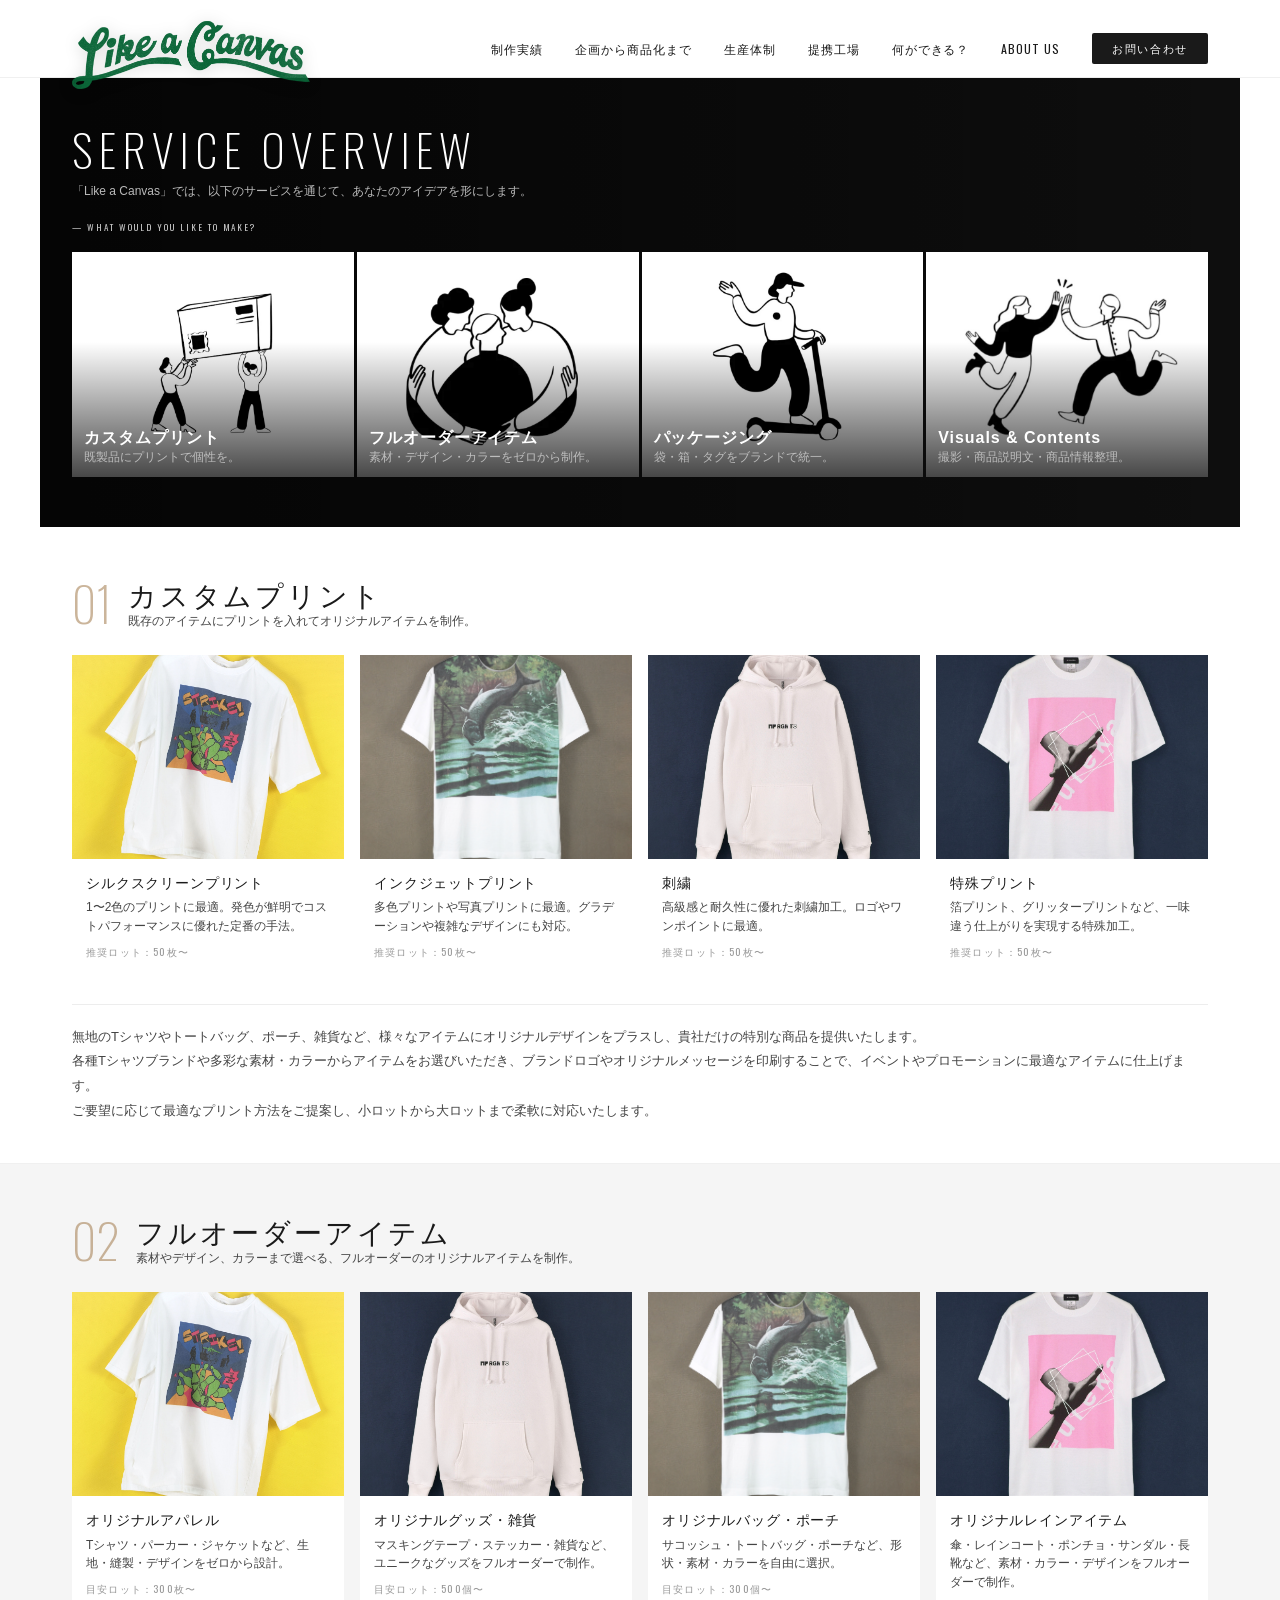
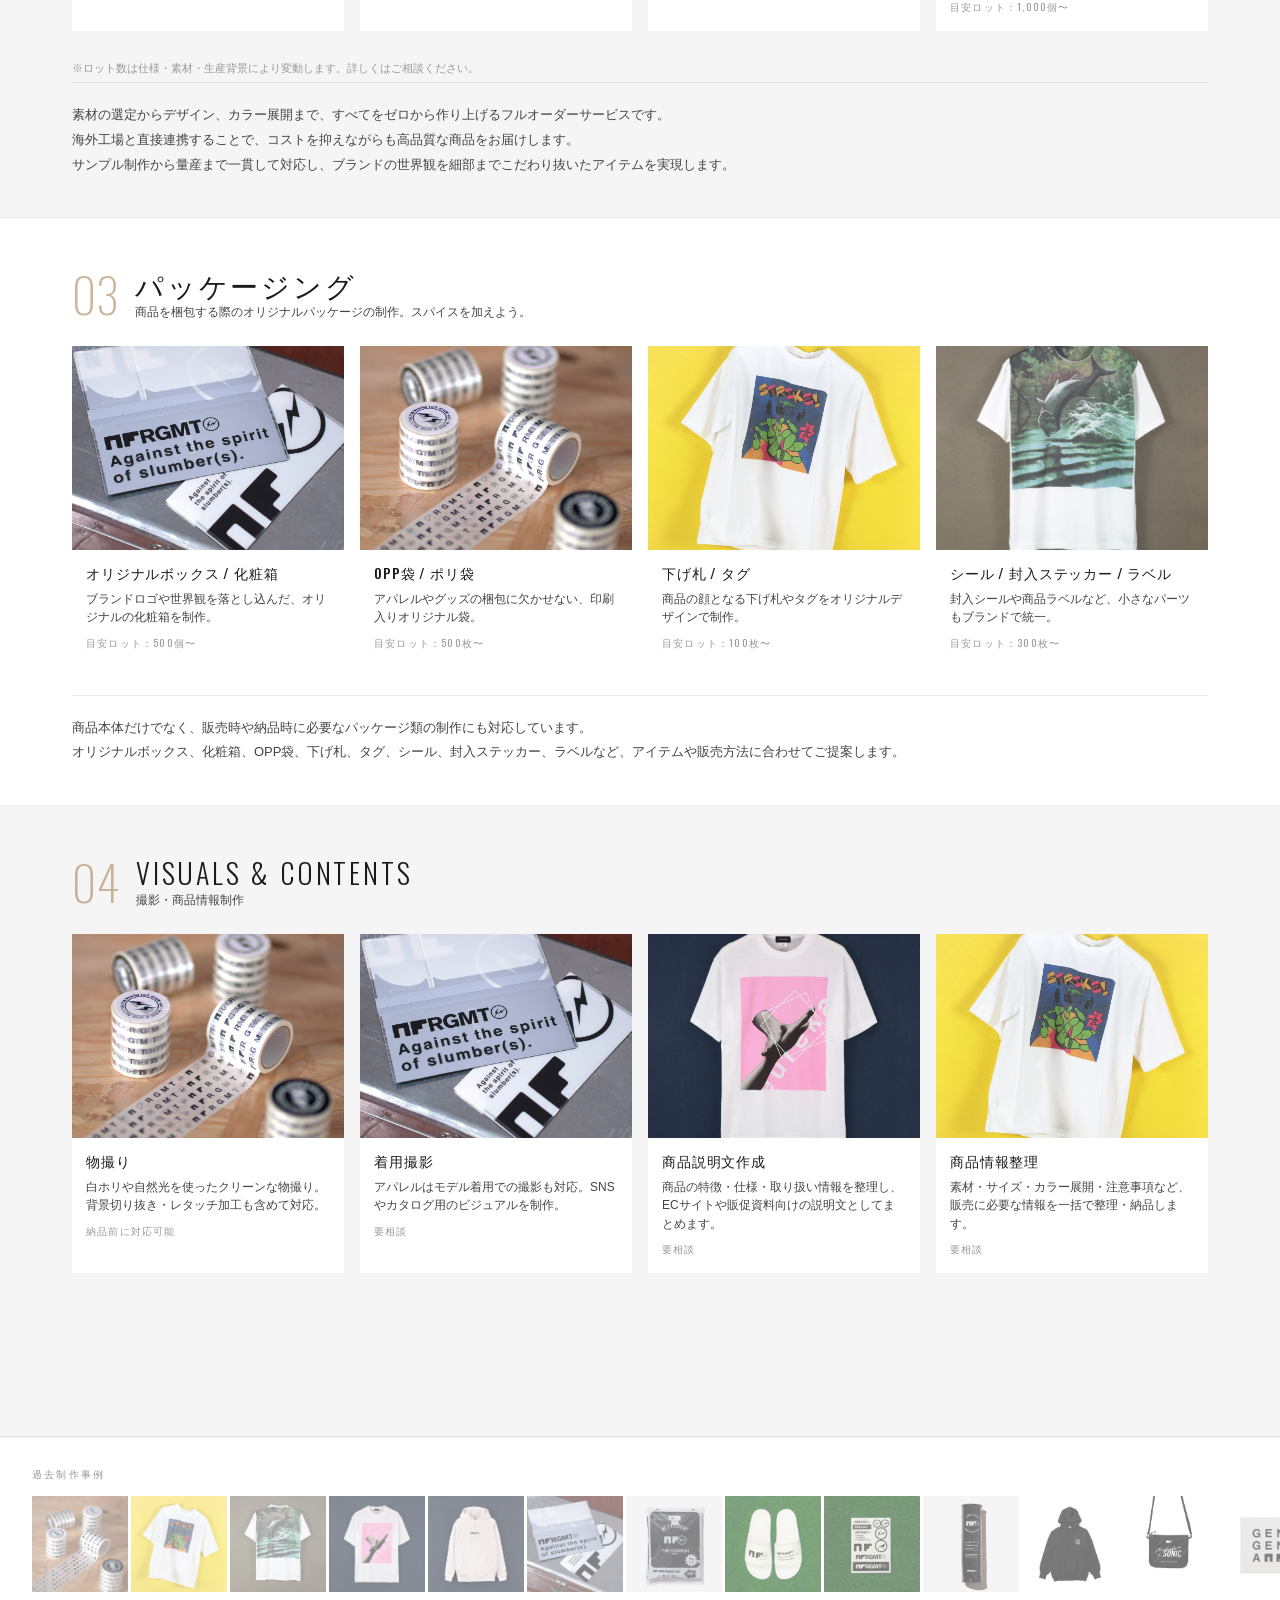
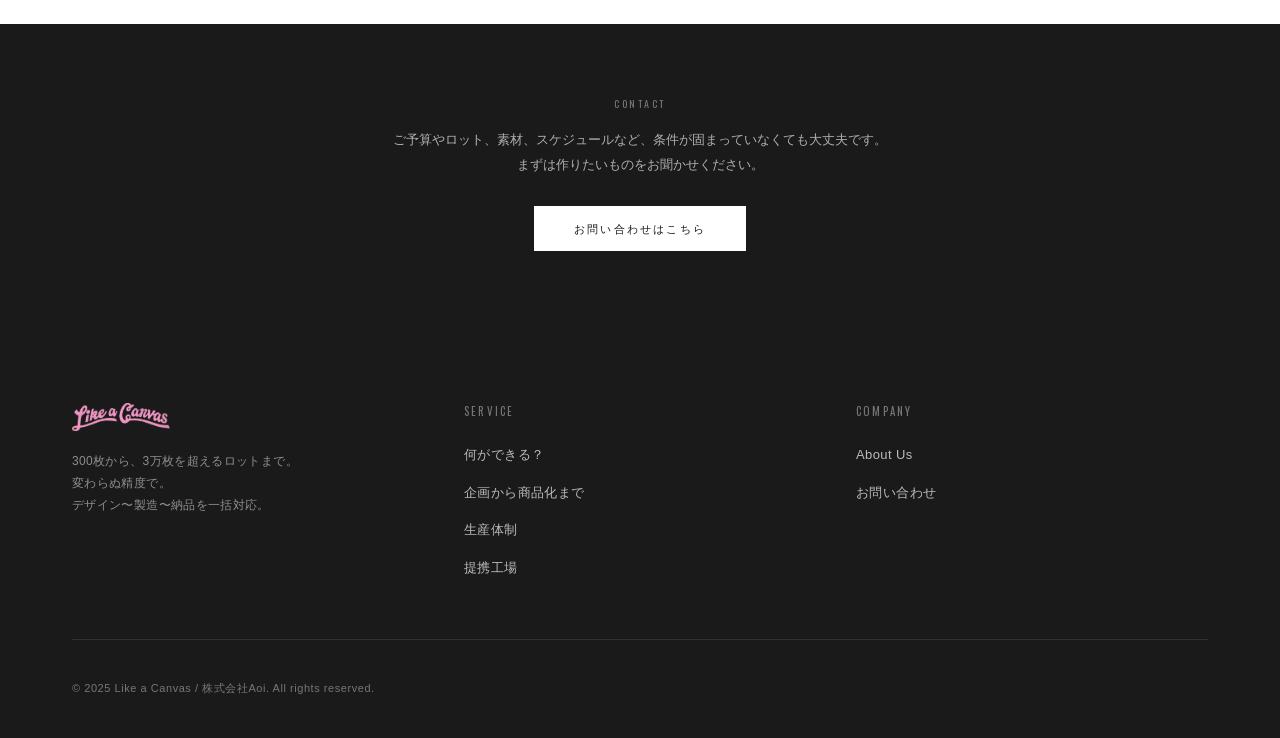
<file: pages/what-we-can-do.html>
<!DOCTYPE html>
<html lang="ja">
<head>
  <meta charset="UTF-8">
  <meta name="viewport" content="width=device-width, initial-scale=1.0">
  <title>何ができる？ — Like a Canvas</title><link rel="stylesheet" href="../assets/css/main.css">
  <style>
    [data-fade] {
      opacity: 0;
      transform: translateY(24px);
      transition: opacity 0.7s ease, transform 0.7s ease;
    }
    [data-fade].visible {
      opacity: 1;
      transform: translateY(0);
    }

    /* PAGE HEADER — factory heroと完全一致の幅・構造 */
    .wwcd-hero-outer {
      margin-top: 77px;
      padding: 0 var(--site-pad);
      max-width: calc(var(--site-max) + var(--site-pad) * 2);
      margin-left: auto;
      margin-right: auto;
    }
    .wwcd-page-header {
      position: relative;
      overflow: hidden;
      background: #111;
      aspect-ratio: 16 / 6;
      border-bottom: none;
    }
    .wwcd-page-header-video {
      position: absolute;
      inset: 0;
      width: 100%;
      height: 100%;
      object-fit: cover;
      opacity: 0.5;
    }
    /* 左側白グラデーション（factory heroと同じ処理） */
    .wwcd-page-header::after {
      content: '';
      position: absolute;
      inset: 0;
      background: linear-gradient(
        to right,
        rgba(0,0,0,0.72) 0%,
        rgba(0,0,0,0.52) 45%,
        rgba(0,0,0,0.18) 100%
      );
      z-index: 0;
    }
    .wwcd-page-header-inner {
      position: absolute;
      inset: 0;
      z-index: 1;
      display: flex;
      flex-direction: column;
      justify-content: center;
      gap: 18px;
      max-width: var(--site-max);
      margin: 0 auto;
      padding: 0 var(--site-pad);
      width: 100%;
    }
    .wwcd-page-heading-wrap {
      margin-bottom: 0;
    }
    .wwcd-page-heading {
      color: #fff;
    }
    .wwcd-page-sub {
      color: rgba(255,255,255,0.72);
      font-size: 12px;
    }
    .wwcd-explore-label {
      font-family: var(--font-heading);
      font-size: 9px;
      letter-spacing: 0.22em;
      text-transform: uppercase;
      color: rgba(255,255,255,0.75);
    }
    /* カードグリッド */
    .wwcd-header-grid {
      display: grid;
      grid-template-columns: repeat(4, 1fr);
      gap: 3px;
    }
    .wwcd-header-card {
      aspect-ratio: 5 / 4;
      position: relative;
      overflow: hidden;
      display: block;
      text-decoration: none;
      color: #fff;
      outline: 2px solid transparent;
      outline-offset: -2px;
      transition: outline-color 0.25s ease;
    }
    .wwcd-header-card:hover {
      outline-color: rgba(255,255,255,0.6);
    }
    /* イラスト画像 */
    .wwcd-header-card-img {
      position: absolute;
      inset: 0;
      z-index: 0;
    }
    .wwcd-header-card-img img {
      width: 100%;
      height: 100%;
      object-fit: cover;
      display: block;
      transition: transform 0.5s ease;
    }
    .wwcd-header-card:hover .wwcd-header-card-img img { transform: scale(1.04); }
    /* 下半分グラデーション + テキスト */
    .wwcd-header-card-body {
      position: absolute;
      inset: 0;
      z-index: 1;
      background: linear-gradient(
        to bottom,
        rgba(0,0,0,0) 40%,
        rgba(0,0,0,0.72) 100%
      );
      display: flex;
      flex-direction: column;
      justify-content: flex-end;
      padding: 12px;
    }
    .wwcd-header-card-body::after { display: none; }
    .wwcd-header-card-title {
      font-family: "Yu Gothic", "YuGothic", "Hiragino Kaku Gothic ProN", "Noto Sans JP", sans-serif;
      font-size: clamp(13px, 1.6vw, 16px);
      font-weight: 700;
      letter-spacing: 0.06em;
      text-transform: none;
      margin-bottom: 2px;
      color: #fff;
    }
    .wwcd-header-card-desc {
      font-size: clamp(11px, 1.0vw, 12px);
      color: rgba(255,255,255,0.72);
      line-height: 1.4;
    }
    .wwcd-lot-note {
      font-size: 11px;
      color: #999;
      line-height: 1.7;
      margin-top: 10px;
      margin-bottom: 4px;
    }
    @media (max-width: 767px) {
      .wwcd-hero-outer { padding: 0; }
      /* headerをstaticレイアウトに切り替えて高さを内容で決める */
      .wwcd-page-header {
        aspect-ratio: unset;
        min-height: unset;
        display: flex;
        align-items: stretch;
      }
      .wwcd-page-header-video { opacity: 0.4; }
      .wwcd-page-header-inner {
        position: static;
        padding: 28px 20px 24px;
        width: 100%;
        gap: 14px;
      }
      /* カード画像非表示、2×2グリッド */
      .wwcd-header-grid {
        display: grid;
        grid-template-columns: repeat(2, 1fr);
        gap: 8px;
      }
      .wwcd-header-card {
        aspect-ratio: unset;
        outline: 1px solid rgba(255,255,255,0.35);
        outline-offset: 0;
        display: flex;
        align-items: center;
        padding: 14px 16px;
      }
      .wwcd-header-card-img { display: none; }
      .wwcd-header-card-body {
        position: static;
        background: none;
        padding: 0;
        flex-direction: row;
        align-items: center;
        justify-content: space-between;
        width: 100%;
      }
      .wwcd-header-card-title { font-size: 13px; margin-bottom: 0; }
      .wwcd-header-card-desc { display: none; }
      .wwcd-header-card-body::after {
        content: '→';
        font-family: var(--font-heading);
        font-size: 12px;
        color: rgba(255,255,255,0.6);
        display: block !important;
      }
    }
  </style>
</head>
<body>

  <!-- NAVBAR -->
  <nav class="navbar">
    <div class="navbar-inner">
      <a href="../index.html" class="navbar-logo">
        <img src="../assets/images/static/logo.png" alt="Like a Canvas">
      </a>
      <ul class="nav-menu">
        <li><a href="../index.html#archives">制作実績</a></li>
        <li><a href="network.html">企画から商品化まで</a></li>
        <li><a href="factory.html">生産体制</a></li>
        <li><a href="factory-showcase.html">提携工場</a></li>
        <li><a href="what-we-can-do.html">何ができる？</a></li>
        <li><a href="about.html">About Us</a></li>
        <li><a href="contact.html" class="nav-contact-btn">お問い合わせ</a></li>
      </ul>
      <button class="hamburger" aria-label="メニュー">
        <span></span><span></span><span></span>
      </button>
    </div>
  </nav>

  <!-- モバイルメニュー -->
  <div class="mobile-menu">
    <button class="mobile-menu-close" aria-label="閉じる">×</button>
    <a href="../index.html#archives">制作実績</a>
    <a href="network.html">企画から商品化まで</a>
    <a href="factory.html">生産体制</a>
    <a href="factory-showcase.html">提携工場</a>
    <a href="what-we-can-do.html">何ができる？</a>
    <a href="about.html">About Us</a>
    <a href="contact.html">お問い合わせ</a>
  </div>

  <!-- PAGE HEADER with card grid -->
  <div class="wwcd-hero-outer">
  <section class="wwcd-page-header">
    <video class="wwcd-page-header-video" autoplay muted loop playsinline>
      <source src="../assets/videos/hero-what-we-can-do.mp4" type="video/mp4">
    </video>
    <div class="wwcd-page-header-inner">
      <div class="wwcd-page-heading-wrap">
        <h1 class="wwcd-page-heading">Service Overview</h1>
        <p class="wwcd-page-sub">「Like a Canvas」では、以下のサービスを通じて、あなたのアイデアを形にします。</p>
      </div>
      <p class="wwcd-explore-label">— What would you like to make?</p>
      <div class="wwcd-header-grid">
        <a href="#Original-Print" class="wwcd-header-card"><div class="wwcd-header-card-img"><img src="../assets/images/static/service-custom-print.jpg" alt="" loading="lazy"></div><div class="wwcd-header-card-body"><h3 class="wwcd-header-card-title">カスタムプリント</h3><p class="wwcd-header-card-desc">既製品にプリントで個性を。</p></div></a>
        <a href="#Full-Order-Item" class="wwcd-header-card"><div class="wwcd-header-card-img"><img src="../assets/images/static/service-full-order.jpg" alt="" loading="lazy"></div><div class="wwcd-header-card-body"><h3 class="wwcd-header-card-title">フルオーダーアイテム</h3><p class="wwcd-header-card-desc">素材・デザイン・カラーをゼロから制作。</p></div></a>
        <a href="#Packaging" class="wwcd-header-card"><div class="wwcd-header-card-img"><img src="../assets/images/static/service-packaging.jpg" alt="" loading="lazy"></div><div class="wwcd-header-card-body"><h3 class="wwcd-header-card-title">パッケージング</h3><p class="wwcd-header-card-desc">袋・箱・タグをブランドで統一。</p></div></a>
        <a href="#Photography" class="wwcd-header-card"><div class="wwcd-header-card-img"><img src="../assets/images/static/service-visuals.jpg" alt="" loading="lazy"></div><div class="wwcd-header-card-body"><h3 class="wwcd-header-card-title">Visuals &amp; Contents</h3><p class="wwcd-header-card-desc">撮影・商品説明文・商品情報整理。</p></div></a>
      </div>
    </div>
  </section>
  </div>

  <!-- 01 カスタムプリント -->
  <section class="wwcd-section" id="Original-Print">
    <div class="wwcd-section-inner">
      <div class="wwcd-section-header" data-fade>
        <span class="wwcd-section-num">01</span>
        <div>
          <h2 class="wwcd-section-title">カスタムプリント</h2>
          <p class="wwcd-section-lead">既存のアイテムにプリントを入れてオリジナルアイテムを制作。</p>
        </div>
      </div>

      <div class="wwcd-methods" data-fade>
        <div class="wwcd-method-card">
          <img src="../assets/images/681ac9e687cad6b4b083b570_DSC01419_0002_DSC01434.jpg" alt="シルクスクリーンプリント" loading="lazy">
          <div class="wwcd-method-body">
            <h3 class="wwcd-method-title">シルクスクリーンプリント</h3>
            <p class="wwcd-method-desc">1〜2色のプリントに最適。発色が鮮明でコストパフォーマンスに優れた定番の手法。</p>
            <p class="wwcd-method-lot">推奨ロット：50枚〜</p>
          </div>
        </div>
        <div class="wwcd-method-card">
          <img src="../assets/images/681af5a9a7e83363a565b3be_DSC01439_0003_背景.jpg" alt="インクジェットプリント" loading="lazy">
          <div class="wwcd-method-body">
            <h3 class="wwcd-method-title">インクジェットプリント</h3>
            <p class="wwcd-method-desc">多色プリントや写真プリントに最適。グラデーションや複雑なデザインにも対応。</p>
            <p class="wwcd-method-lot">推奨ロット：50枚〜</p>
          </div>
        </div>
        <div class="wwcd-method-card">
          <img src="../assets/images/681b068125cef1412628d803_DSC01703_0004_背景_0003_背景.jpg" alt="刺繍" loading="lazy">
          <div class="wwcd-method-body">
            <h3 class="wwcd-method-title">刺繍</h3>
            <p class="wwcd-method-desc">高級感と耐久性に優れた刺繍加工。ロゴやワンポイントに最適。</p>
            <p class="wwcd-method-lot">推奨ロット：50枚〜</p>
          </div>
        </div>
        <div class="wwcd-method-card">
          <img src="../assets/images/681afca6b1026f7389055124_DSC01732_0000_レイヤー 0_0003_背景.jpg" alt="特殊プリント" loading="lazy">
          <div class="wwcd-method-body">
            <h3 class="wwcd-method-title">特殊プリント</h3>
            <p class="wwcd-method-desc">箔プリント、グリッタープリントなど、一味違う仕上がりを実現する特殊加工。</p>
            <p class="wwcd-method-lot">推奨ロット：50枚〜</p>
          </div>
        </div>
      </div>

      <div class="wwcd-desc" data-fade>
        <p>無地のTシャツやトートバッグ、ポーチ、雑貨など、様々なアイテムにオリジナルデザインをプラスし、貴社だけの特別な商品を提供いたします。</p>
        <p>各種Tシャツブランドや多彩な素材・カラーからアイテムをお選びいただき、ブランドロゴやオリジナルメッセージを印刷することで、イベントやプロモーションに最適なアイテムに仕上げます。</p>
        <p>ご要望に応じて最適なプリント方法をご提案し、小ロットから大ロットまで柔軟に対応いたします。</p>
      </div>
    </div>
  </section>

  <!-- 02 フルオーダーアイテム -->
  <section class="wwcd-section wwcd-section--alt" id="Full-Order-Item">
    <div class="wwcd-section-inner">
      <div class="wwcd-section-header" data-fade>
        <span class="wwcd-section-num">02</span>
        <div>
          <h2 class="wwcd-section-title">フルオーダーアイテム</h2>
          <p class="wwcd-section-lead">素材やデザイン、カラーまで選べる、フルオーダーのオリジナルアイテムを制作。</p>
        </div>
      </div>

      <div class="wwcd-methods" data-fade>
        <div class="wwcd-method-card">
          <img src="../assets/images/681ac9e687cad6b4b083b570_DSC01419_0002_DSC01434.jpg" alt="オリジナルアパレル" loading="lazy">
          <div class="wwcd-method-body">
            <h3 class="wwcd-method-title">オリジナルアパレル</h3>
            <p class="wwcd-method-desc">Tシャツ・パーカー・ジャケットなど、生地・縫製・デザインをゼロから設計。</p>
            <p class="wwcd-method-lot">目安ロット：300枚〜</p>
          </div>
        </div>
        <div class="wwcd-method-card">
          <img src="../assets/images/681b068125cef1412628d803_DSC01703_0004_背景_0003_背景.jpg" alt="オリジナルグッズ・雑貨" loading="lazy">
          <div class="wwcd-method-body">
            <h3 class="wwcd-method-title">オリジナルグッズ・雑貨</h3>
            <p class="wwcd-method-desc">マスキングテープ・ステッカー・雑貨など、ユニークなグッズをフルオーダーで制作。</p>
            <p class="wwcd-method-lot">目安ロット：500個〜</p>
          </div>
        </div>
        <div class="wwcd-method-card">
          <img src="../assets/images/681af5a9a7e83363a565b3be_DSC01439_0003_背景.jpg" alt="オリジナルバッグ・ポーチ" loading="lazy">
          <div class="wwcd-method-body">
            <h3 class="wwcd-method-title">オリジナルバッグ・ポーチ</h3>
            <p class="wwcd-method-desc">サコッシュ・トートバッグ・ポーチなど、形状・素材・カラーを自由に選択。</p>
            <p class="wwcd-method-lot">目安ロット：300個〜</p>
          </div>
        </div>
        <div class="wwcd-method-card">
          <img src="../assets/images/681afca6b1026f7389055124_DSC01732_0000_レイヤー 0_0003_背景.jpg" alt="オリジナルレインアイテム" loading="lazy">
          <div class="wwcd-method-body">
            <h3 class="wwcd-method-title">オリジナルレインアイテム</h3>
            <p class="wwcd-method-desc">傘・レインコート・ポンチョ・サンダル・長靴など、素材・カラー・デザインをフルオーダーで制作。</p>
            <p class="wwcd-method-lot">目安ロット：1,000個〜</p>
          </div>
        </div>
      </div>
      <p class="wwcd-lot-note" data-fade>※ロット数は仕様・素材・生産背景により変動します。詳しくはご相談ください。</p>

      <div class="wwcd-desc" data-fade>
        <p>素材の選定からデザイン、カラー展開まで、すべてをゼロから作り上げるフルオーダーサービスです。</p>
        <p>海外工場と直接連携することで、コストを抑えながらも高品質な商品をお届けします。</p>
        <p>サンプル制作から量産まで一貫して対応し、ブランドの世界観を細部までこだわり抜いたアイテムを実現します。</p>
      </div>
    </div>
  </section>

  <!-- 03 パッケージング -->
  <section class="wwcd-section" id="Packaging">
    <div class="wwcd-section-inner">
      <div class="wwcd-section-header" data-fade>
        <span class="wwcd-section-num">03</span>
        <div>
          <h2 class="wwcd-section-title">パッケージング</h2>
          <p class="wwcd-section-lead">商品を梱包する際のオリジナルパッケージの制作。スパイスを加えよう。</p>
        </div>
      </div>

      <div class="wwcd-methods" data-fade>
        <div class="wwcd-method-card">
          <img src="../assets/images/681b02869f09a54f86f32551_DSC01590.jpg" alt="オリジナルボックス・化粧箱" loading="lazy">
          <div class="wwcd-method-body">
            <h3 class="wwcd-method-title">オリジナルボックス / 化粧箱</h3>
            <p class="wwcd-method-desc">ブランドロゴや世界観を落とし込んだ、オリジナルの化粧箱を制作。</p>
            <p class="wwcd-method-lot">目安ロット：500個〜</p>
          </div>
        </div>
        <div class="wwcd-method-card">
          <img src="../assets/images/6819d717e97984633ddb818a_DSC01543 2のコピー.jpg" alt="OPP袋・ポリ袋" loading="lazy">
          <div class="wwcd-method-body">
            <h3 class="wwcd-method-title">OPP袋 / ポリ袋</h3>
            <p class="wwcd-method-desc">アパレルやグッズの梱包に欠かせない、印刷入りオリジナル袋。</p>
            <p class="wwcd-method-lot">目安ロット：500枚〜</p>
          </div>
        </div>
        <div class="wwcd-method-card">
          <img src="../assets/images/681ac9e687cad6b4b083b570_DSC01419_0002_DSC01434.jpg" alt="下げ札・タグ" loading="lazy">
          <div class="wwcd-method-body">
            <h3 class="wwcd-method-title">下げ札 / タグ</h3>
            <p class="wwcd-method-desc">商品の顔となる下げ札やタグをオリジナルデザインで制作。</p>
            <p class="wwcd-method-lot">目安ロット：100枚〜</p>
          </div>
        </div>
        <div class="wwcd-method-card">
          <img src="../assets/images/681af5a9a7e83363a565b3be_DSC01439_0003_背景.jpg" alt="シール・封入ステッカー・ラベル" loading="lazy">
          <div class="wwcd-method-body">
            <h3 class="wwcd-method-title">シール / 封入ステッカー / ラベル</h3>
            <p class="wwcd-method-desc">封入シールや商品ラベルなど、小さなパーツもブランドで統一。</p>
            <p class="wwcd-method-lot">目安ロット：300枚〜</p>
          </div>
        </div>
      </div>

      <div class="wwcd-desc" data-fade>
        <p>商品本体だけでなく、販売時や納品時に必要なパッケージ類の制作にも対応しています。</p>
        <p>オリジナルボックス、化粧箱、OPP袋、下げ札、タグ、シール、封入ステッカー、ラベルなど、アイテムや販売方法に合わせてご提案します。</p>
      </div>
    </div>
  </section>

  <!-- 04 Visuals & Contents -->
  <section class="wwcd-section wwcd-section--alt" id="Photography">
    <div class="wwcd-section-inner">
      <div class="wwcd-section-header" data-fade>
        <span class="wwcd-section-num">04</span>
        <div>
          <h2 class="wwcd-section-title">Visuals &amp; Contents</h2>
          <p class="wwcd-section-lead">撮影・商品情報制作</p>
        </div>
      </div>

      <div class="wwcd-methods" data-fade>
        <div class="wwcd-method-card">
          <img src="../assets/images/6819d717e97984633ddb818a_DSC01543 2のコピー.jpg" alt="物撮り" loading="lazy">
          <div class="wwcd-method-body">
            <h3 class="wwcd-method-title">物撮り</h3>
            <p class="wwcd-method-desc">白ホリや自然光を使ったクリーンな物撮り。背景切り抜き・レタッチ加工も含めて対応。</p>
            <p class="wwcd-method-lot">納品前に対応可能</p>
          </div>
        </div>
        <div class="wwcd-method-card">
          <img src="../assets/images/681b02869f09a54f86f32551_DSC01590.jpg" alt="着用撮影" loading="lazy">
          <div class="wwcd-method-body">
            <h3 class="wwcd-method-title">着用撮影</h3>
            <p class="wwcd-method-desc">アパレルはモデル着用での撮影も対応。SNSやカタログ用のビジュアルを制作。</p>
            <p class="wwcd-method-lot">要相談</p>
          </div>
        </div>
        <div class="wwcd-method-card">
          <img src="../assets/images/681afca6b1026f7389055124_DSC01732_0000_レイヤー 0_0003_背景.jpg" alt="商品説明文作成" loading="lazy">
          <div class="wwcd-method-body">
            <h3 class="wwcd-method-title">商品説明文作成</h3>
            <p class="wwcd-method-desc">商品の特徴・仕様・取り扱い情報を整理し、ECサイトや販促資料向けの説明文としてまとめます。</p>
            <p class="wwcd-method-lot">要相談</p>
          </div>
        </div>
        <div class="wwcd-method-card">
          <img src="../assets/images/681ac9e687cad6b4b083b570_DSC01419_0002_DSC01434.jpg" alt="商品情報整理" loading="lazy">
          <div class="wwcd-method-body">
            <h3 class="wwcd-method-title">商品情報整理</h3>
            <p class="wwcd-method-desc">素材・サイズ・カラー展開・注意事項など、販売に必要な情報を一括で整理・納品します。</p>
            <p class="wwcd-method-lot">要相談</p>
          </div>
        </div>
      </div>

      <div class="wwcd-desc" data-fade>
        <p>商品本体の制作だけでなく、販売や告知に必要な素材づくりにも対応しています。</p>
        <p>物撮りや着用撮影に加え、商品の特徴や仕様、取り扱いに関する情報を整理し、商品説明文としてまとめることも可能です。</p>
        <p>ECサイト、SNS、販促資料など、実際に販売・告知する場面まで見据えてサポートします。</p>
      </div>
    </div>
  </section>

  <!-- 過去制作事例ストリップ -->
  <div class="page-archive-strip">
    <p class="page-archive-strip-label">過去制作事例</p>
    <div class="page-archive-strip-scroll">
      <div class="page-archive-thumbs" id="page-archive-thumbs"></div>
    </div>
  </div>

  <!-- CTA -->
  <section class="wwcd-cta" data-fade>
    <div class="wwcd-cta-inner">
      <p class="wwcd-cta-label">Contact</p>
      <p style="font-size:13px;color:rgba(255,255,255,0.65);line-height:1.9;margin-bottom:28px;">ご予算やロット、素材、スケジュールなど、条件が固まっていなくても大丈夫です。<br>まずは作りたいものをお聞かせください。</p>
      <a href="contact.html" class="wwcd-cta-btn">お問い合わせはこちら</a>
    </div>
  </section>

  <!-- FOOTER -->
  <footer class="footer">
    <div class="footer-inner">
      <div class="footer-top">
        <div>
          <div class="footer-logo">
            <img src="../assets/images/static/logo.png" alt="Like a Canvas">
          </div>
          <p class="footer-tagline">300枚から、3万枚を超えるロットまで。<br>変わらぬ精度で。<br>デザイン〜製造〜納品を一括対応。</p>
        </div>
        <div>
          <p class="footer-nav-title">Service</p>
          <ul class="footer-nav-list">            <li><a href="what-we-can-do.html">何ができる？</a></li>
            <li><a href="network.html">企画から商品化まで</a></li>
        <li><a href="factory.html">生産体制</a></li>
        <li><a href="factory-showcase.html">提携工場</a></li>
          </ul>
        </div>
        <div>
          <p class="footer-nav-title">Company</p>
          <ul class="footer-nav-list">
            <li><a href="about.html">About Us</a></li>
            <li><a href="contact.html">お問い合わせ</a></li>
          </ul>
        </div>
      </div>
      <div class="footer-bottom">
        <p class="footer-copyright">© 2025 Like a Canvas / 株式会社Aoi. All rights reserved.</p>
      </div>
    </div>
  </footer>

  <script src="../assets/js/main.js"></script>
  <script>
    const OFFSET = 77 + 24;

    document.querySelectorAll('a[href^="#"]').forEach(a => {
      a.addEventListener('click', e => {
        const target = document.querySelector(a.getAttribute('href'));
        if (!target) return;
        e.preventDefault();
        const top = target.getBoundingClientRect().top + window.scrollY - OFFSET;
        window.scrollTo({ top, behavior: 'smooth' });
      });
    });

    const thumbs = document.getElementById('page-archive-thumbs');
    if (thumbs) {
      PRODUCTS.forEach(p => {
        const a = document.createElement('a');
        a.href = `../product.html?id=${p.slug}`;
        a.className = 'page-archive-thumb';
        a.innerHTML = `<img src="../assets/images/${p.images[0]}" alt="${p.title}" loading="lazy">`;
        thumbs.appendChild(a);
      });
    }

    if (location.hash) {
      if ('scrollRestoration' in history) history.scrollRestoration = 'manual';
      window.addEventListener('load', () => {
        const target = document.querySelector(location.hash);
        if (target) {
          const top = target.getBoundingClientRect().top + window.scrollY - OFFSET;
          window.scrollTo({ top, behavior: 'instant' });
        }
      });
    }
  </script>
</body>
</html>
</file>
<file: assets/css/main.css>
/* ================================================
   Like a Canvas — Main CSS
   Webflow完全独立版
   ================================================ */

/* Oswald — self-hosted (eliminates FOUT) */
@font-face {
  font-family: 'Oswald';
  font-style: normal;
  font-weight: 200 700;
  font-display: block;
  src: url('../fonts/oswald-cyrillic-ext.woff2') format('woff2');
  unicode-range: U+0460-052F, U+1C80-1C8A, U+20B4, U+2DE0-2DFF, U+A640-A69F, U+FE2E-FE2F;
}
@font-face {
  font-family: 'Oswald';
  font-style: normal;
  font-weight: 200 700;
  font-display: block;
  src: url('../fonts/oswald-cyrillic.woff2') format('woff2');
  unicode-range: U+0301, U+0400-045F, U+0490-0491, U+04B0-04B1, U+2116;
}
@font-face {
  font-family: 'Oswald';
  font-style: normal;
  font-weight: 200 700;
  font-display: block;
  src: url('../fonts/oswald-vietnamese.woff2') format('woff2');
  unicode-range: U+0102-0103, U+0110-0111, U+0128-0129, U+0168-0169, U+01A0-01A1, U+01AF-01B0, U+0300-0301, U+0303-0304, U+0308-0309, U+0323, U+0329, U+1EA0-1EF9, U+20AB;
}
@font-face {
  font-family: 'Oswald';
  font-style: normal;
  font-weight: 200 700;
  font-display: block;
  src: url('../fonts/oswald-latin-ext.woff2') format('woff2');
  unicode-range: U+0100-02BA, U+02BD-02C5, U+02C7-02CC, U+02CE-02D7, U+02DD-02FF, U+0304, U+0308, U+0329, U+1D00-1DBF, U+1E00-1E9F, U+1EF2-1EFF, U+2020, U+20A0-20AB, U+20AD-20C0, U+2113, U+2C60-2C7F, U+A720-A7FF;
}
@font-face {
  font-family: 'Oswald';
  font-style: normal;
  font-weight: 200 700;
  font-display: block;
  src: url('../fonts/oswald-latin.woff2') format('woff2');
  unicode-range: U+0000-00FF, U+0131, U+0152-0153, U+02BB-02BC, U+02C6, U+02DA, U+02DC, U+0304, U+0308, U+0329, U+2000-206F, U+20AC, U+2122, U+2191, U+2193, U+2212, U+2215, U+FEFF, U+FFFD;
}

*, *::before, *::after {
  box-sizing: border-box;
  margin: 0;
  padding: 0;
}

:root {
  --color-black: #1a1a1a;
  --color-white: #ffffff;
  --color-gray: #f5f5f5;
  --color-gray-mid: #999;
  --color-gray-dark: #444;
  --font-heading: 'Oswald', sans-serif;
  --font-body: 'Open Sans', sans-serif;
  --font-serif: 'Vollkorn', serif;
  --transition: 0.3s ease;
  /* サイト共通の最大幅・横パディング */
  --site-max: 1200px;
  --site-pad: 32px;
}

html {
  font-size: 16px;
  scroll-behavior: smooth;
}

body {
  font-family: var(--font-body);
  color: var(--color-black);
  background: var(--color-white);
  line-height: 1.6;
  overflow-x: hidden;
}

img {
  max-width: 100%;
  height: auto;
  display: block;
}

a {
  text-decoration: none;
  color: inherit;
}

/* ================================================
   PRELOADER
   ================================================ */
.preloader {
  position: fixed;
  inset: 0;
  background: var(--color-white);
  z-index: 9999;
  display: flex;
  align-items: center;
  justify-content: center;
  transition: opacity 0.5s ease, visibility 0.5s ease;
}

.preloader.hidden {
  opacity: 0;
  visibility: hidden;
}

.preloader-inner {
  width: 40px;
  height: 40px;
  border: 2px solid var(--color-gray);
  border-top-color: var(--color-black);
  border-radius: 50%;
  animation: spin 0.8s linear infinite;
}

@keyframes spin {
  to { transform: rotate(360deg); }
}

/* ================================================
   NAVBAR
   ================================================ */
.navbar {
  position: fixed;
  top: 0;
  left: 0;
  right: 0;
  z-index: 100;
  background: rgba(255,255,255,0.96);
  backdrop-filter: blur(8px);
  border-bottom: 1px solid rgba(0,0,0,0.06);
  transition: box-shadow var(--transition);
  overflow: visible;
}

.navbar.scrolled {
  box-shadow: 0 2px 20px rgba(0,0,0,0.08);
}

.navbar-inner {
  max-width: var(--site-max);
  margin: 0 auto;
  padding: 0 var(--site-pad);
  height: 77px;
  display: flex;
  align-items: center;
  justify-content: space-between;
}

.navbar-logo {
  position: relative;
  z-index: 101;
  transform: translateY(16px);
  flex-shrink: 0;
}

.navbar-logo img {
  height: 68px;
  width: auto;
  filter: drop-shadow(0 2px 8px rgba(0,0,0,0.15));
}

.nav-menu {
  list-style: none;
  display: flex;
  align-items: center;
  gap: 32px;
  flex-wrap: nowrap;
  transform: translateY(10px);
}

.nav-menu a {
  font-family: var(--font-heading);
  font-size: 12px;
  font-weight: 400;
  letter-spacing: 0.08em;
  text-transform: uppercase;
  color: var(--color-black);
  transition: opacity var(--transition);
  text-align: center;
  line-height: 1.0;
  white-space: nowrap;
  display: block;
}

/* 930px以下：gapだけ縮小、文字サイズは維持 */
@media (max-width: 930px) {
  .nav-menu { gap: clamp(4px, 1.5vw, 32px); }
}

/* 840px以下：文字サイズも縮小開始 */
@media (max-width: 840px) {
  .nav-menu a {
    font-size: clamp(10px, 1.25vw, 12px);
    letter-spacing: clamp(0.02em, 0.07vw, 0.08em);
  }
}

.nav-menu a:hover {
  opacity: 0.5;
}

.nav-contact-btn {
  background: var(--color-black);
  color: var(--color-white) !important;
  padding: 10px 20px;
  border-radius: 2px;
  font-size: 11px !important;
  letter-spacing: 0.15em !important;
}

.nav-contact-btn:hover {
  opacity: 0.7 !important;
}

/* ハンバーガー */
.hamburger {
  display: none;
  flex-direction: column;
  gap: 5px;
  cursor: pointer;
  padding: 8px;
  background: none;
  border: none;
}

.hamburger span {
  display: block;
  width: 24px;
  height: 1.5px;
  background: var(--color-black);
  transition: var(--transition);
}

/* モバイルメニュー */
.mobile-menu {
  display: flex;
  position: fixed;
  inset: 0;
  background: rgba(10,10,10,0.92);
  backdrop-filter: blur(6px);
  -webkit-backdrop-filter: blur(6px);
  z-index: 200;
  flex-direction: column;
  align-items: flex-start;
  justify-content: center;
  padding: 0 40px;
  gap: 0;
  /* 初期状態：上に隠れている */
  opacity: 0;
  transform: translateY(-18px);
  pointer-events: none;
  transition: opacity 0.32s ease, transform 0.32s ease;
}

.mobile-menu.open {
  opacity: 1;
  transform: translateY(0);
  pointer-events: auto;
}

/* ロゴ小さく左上に */
.mobile-menu::before {
  content: 'Like a Canvas';
  position: absolute;
  top: 28px;
  left: 40px;
  font-family: var(--font-heading);
  font-size: 10px;
  letter-spacing: 0.25em;
  text-transform: uppercase;
  color: rgba(255,255,255,0.25);
}

.mobile-menu a {
  font-family: "Yu Gothic", "YuGothic", "Hiragino Kaku Gothic ProN", "Noto Sans JP", sans-serif;
  font-size: clamp(16px, 4.5vw, 22px);
  font-weight: 300;
  letter-spacing: 0.1em;
  color: rgba(255,255,255,0.82);
  padding: 13px 0;
  border-bottom: 1px solid rgba(255,255,255,0.07);
  width: 100%;
  display: flex;
  align-items: center;
  justify-content: space-between;
  transition: color 0.2s ease;
}

.mobile-menu a::after {
  content: '→';
  font-size: 14px;
  color: rgba(255,255,255,0.25);
  transition: color 0.2s ease, transform 0.2s ease;
}

.mobile-menu a:hover { color: rgba(255,255,255,0.6); }
.mobile-menu a:hover::after { color: rgba(255,255,255,0.5); transform: translateX(4px); }

/* お問い合わせだけアクセントカラー */
.mobile-menu a[href*="contact"] {
  color: #c8a870;
  border-bottom: none;
  margin-top: 28px;
}
.mobile-menu a[href*="contact"]::after { color: rgba(200,168,112,0.5); }

.mobile-menu-close {
  position: absolute;
  top: 22px;
  right: 32px;
  background: none;
  border: 1px solid rgba(255,255,255,0.18);
  color: rgba(255,255,255,0.6);
  font-size: 18px;
  width: 36px;
  height: 36px;
  display: flex;
  align-items: center;
  justify-content: center;
  cursor: pointer;
  line-height: 1;
  transition: border-color 0.2s, color 0.2s;
}

.mobile-menu-close:hover {
  border-color: rgba(255,255,255,0.5);
  color: #fff;
}

/* ================================================
   HERO SLIDER（動画バナー）
   ================================================ */
.hero-wrapper {
  margin-top: 72px;
  padding: 32px 0 48px;
  background: var(--color-white);
}

.hero-wrapper-inner {
  max-width: var(--site-max);
  margin: 0 auto;
  padding: 0 var(--site-pad);
}

.hero {
  position: relative;
  width: 100%;
  aspect-ratio: 21 / 9;
  overflow: hidden;
}

@media (max-width: 767px) {
  .hero {
    aspect-ratio: 16 / 9;
  }
}

.hero-slide {
  position: absolute;
  inset: 0;
  opacity: 0;
  transition: opacity 0.8s ease;
}

.hero-slide.active {
  opacity: 1;
}

.hero-slide video {
  width: 100%;
  height: 100%;
  object-fit: cover;
  object-position: center;
}

.hero-slide-overlay {
  position: absolute;
  inset: 0;
  background:
    linear-gradient(to top, rgba(0,0,0,0.55) 0%, rgba(0,0,0,0) 45%),
    linear-gradient(to right, rgba(0,0,0,0.35) 0%, rgba(0,0,0,0) 60%),
    rgba(0,0,0,0.15);
}

/* 旧 .hero-content（後方互換） */
.hero-content {
  position: absolute;
  inset: 0;
  display: flex;
  flex-direction: column;
  align-items: center;
  justify-content: center;
  color: var(--color-white);
  z-index: 2;
  text-align: center;
  padding: 0 24px;
}

/* スライド個別コンテンツ */
.hero-slide-content {
  position: absolute;
  bottom: 0;
  left: 0;
  right: 0;
  z-index: 2;
  padding: 0 44px 52px;
  color: var(--color-white);
  opacity: 0;
  transform: translateY(10px);
  transition: opacity 0.6s ease 0.2s, transform 0.6s ease 0.2s;
}

.hero-slide.active .hero-slide-content {
  opacity: 1;
  transform: translateY(0);
}

.hero-slide-label {
  font-family: var(--font-heading);
  font-size: clamp(12px, 1.5vw, 18px);
  letter-spacing: 0.28em;
  text-transform: uppercase;
  opacity: 0.75;
  margin-bottom: 12px;
}

.hero-slide-title {
  font-family: "Yu Mincho", "YuMincho", "Hiragino Mincho ProN", serif;
  font-size: clamp(14px, 1.8vw, 24px);
  font-weight: 600;
  letter-spacing: 0.02em;
  line-height: 1.45;
  margin-bottom: 10px;
  text-shadow: 0 2px 12px rgba(0,0,0,0.4);
}

.hero-slide-sub {
  font-family: var(--font-heading);
  font-size: clamp(9px, 0.85vw, 11px);
  letter-spacing: 0.12em;
  opacity: 0.65;
  line-height: 1.6;
}

@media (max-width: 767px) {
  .hero-slide-content {
    padding: 0 20px 36px;
  }
  .hero-slide-title {
    font-size: clamp(13px, 3.5vw, 18px);
  }
}

/* スライダーナビ */
.hero-nav {
  position: absolute;
  bottom: 16px;
  left: 50%;
  transform: translateX(-50%);
  display: flex;
  gap: 8px;
  z-index: 2;
}

.hero-dot {
  width: 28px;
  height: 2px;
  background: rgba(255,255,255,0.4);
  cursor: pointer;
  transition: background var(--transition);
  border: none;
}

.hero-dot.active {
  background: var(--color-white);
}

/* ヒーロー矢印：デスクトップはhover時のみ薄く表示 */
.hero-arrow {
  position: absolute;
  top: 50%;
  transform: translateY(-50%);
  z-index: 3;
  background: none;
  border: none;
  color: var(--color-white);
  font-size: 22px;
  padding: 16px 20px;
  cursor: pointer;
  opacity: 0;
  transition: opacity 0.3s ease;
  letter-spacing: 0;
}

.hero-arrow-prev { left: 12px; }
.hero-arrow-next { right: 12px; }

.hero:hover .hero-arrow {
  opacity: 0.45;
}

.hero-arrow:hover {
  opacity: 1 !important;
}

/* スマホ：矢印非表示、スワイプで操作 */
@media (max-width: 767px) {
  .hero-arrow { display: none; }
}

/* ================================================
   SECTION COMMON
   ================================================ */
.section {
  padding: 100px var(--site-pad);
  max-width: var(--site-max);
  margin: 0 auto;
}

.section-label {
  font-family: var(--font-heading);
  font-size: 11px;
  font-weight: 400;
  letter-spacing: 0.2em;
  text-transform: uppercase;
  color: var(--color-gray-mid);
  margin-bottom: 8px;
}

.section-title {
  font-family: var(--font-heading);
  font-size: clamp(28px, 4vw, 48px);
  font-weight: 300;
  letter-spacing: 0.08em;
  text-transform: uppercase;
  margin-bottom: 16px;
  line-height: 1.1;
}

/* ================================================
   ARCHIVES グリッド
   ================================================ */
.archives-section {
  background: var(--color-white);
  padding: 16px 0 80px;
  scroll-margin-top: 97px;
}

/* Archives 見出し */
.archives-heading {
  margin-bottom: 28px;
}

.archives-title-en {
  font-family: var(--font-heading);
  font-size: clamp(28px, 3.5vw, 48px);
  font-weight: 200;
  letter-spacing: 0.14em;
  text-transform: uppercase;
  line-height: 1.0;
  margin-bottom: 8px;
  color: var(--color-black);
}

.archives-title-ja {
  font-family: var(--font-heading);
  font-size: 11px;
  font-weight: 400;
  letter-spacing: 0.2em;
  color: var(--color-gray-mid);
  text-transform: uppercase;
}

.archives-inner {
  max-width: var(--site-max);
  margin: 0 auto;
  padding: 0 var(--site-pad);
}

.archives-grid {
  display: grid;
  grid-template-columns: repeat(auto-fill, minmax(220px, 1fr));
  gap: 2px;
}

.archive-item {
  position: relative;
  overflow: hidden;
  aspect-ratio: 4/5;
  cursor: pointer;
}

.archive-item a {
  display: block;
  width: 100%;
  height: 100%;
}

.archive-item img {
  width: 100%;
  height: 100%;
  object-fit: cover;
  transition: transform 0.6s ease;
}

.archive-item:hover img {
  transform: scale(1.04);
}

.archive-item-overlay {
  position: absolute;
  inset: 0;
  background: linear-gradient(
    to bottom,
    rgba(0,0,0,0) 40%,
    rgba(0,0,0,0.65) 100%
  );
  display: flex;
  flex-direction: column;
  justify-content: flex-end;
  padding: 12px;
}

.archive-item-info {
  transform: translateY(0);
  opacity: 1;
  color: var(--color-white);
}

.archive-item-title {
  font-family: var(--font-heading);
  font-size: clamp(11px, 1.4vw, 15px);
  font-weight: 400;
  letter-spacing: 0.08em;
  text-transform: uppercase;
  margin-bottom: 3px;
}

.archive-item-desc {
  font-size: clamp(11px, 1.1vw, 12px);
  opacity: 0.85;
  letter-spacing: 0.03em;
}

/* ================================================
   PRODUCT DETAIL ページ
   ================================================ */

/* ページ全体レイアウト
   〜999px : サイドバー200px固定 + 商品1fr（拡大中）
   1000px〜: 商品800px固定 + サイドバー1fr（拡大中）
   1200px〜: max-widthで全体が止まる（ナビバーと右端が揃う）
*/
.product-page-wrapper {
  display: grid;
  grid-template-columns: 200px 1fr;
  margin-top: 77px;
  min-height: calc(100vh - 77px);
  align-items: start;
  max-width: var(--site-max);
  margin-left: auto;
  margin-right: auto;
}

@media (min-width: 1000px) {
  .product-page-wrapper {
    grid-template-columns: 1fr 800px;
  }
}

/* ---- LEFT SIDEBAR ---- */
.product-sidebar {
  position: sticky;
  top: 77px;
  height: calc(100vh - 77px);
  overflow-y: auto;
  border-right: 1px solid rgba(0,0,0,0.07);
  background: var(--color-white);
  padding: 28px 14px 40px var(--site-pad);
  scrollbar-width: thin;
  scrollbar-color: rgba(0,0,0,0.15) transparent;
}

.sidebar-label {
  font-family: var(--font-heading);
  font-size: 10px;
  letter-spacing: 0.22em;
  text-transform: uppercase;
  color: var(--color-gray-mid);
  margin-bottom: 12px;
}

/* サムネイルグリッド：〜999px は2列、1000px〜は3列 */
.sidebar-thumbs {
  display: grid;
  grid-template-columns: repeat(2, 1fr);
  gap: 3px;
  margin-bottom: 28px;
}

@media (min-width: 1000px) {
  .sidebar-thumbs {
    grid-template-columns: repeat(3, 1fr);
  }
}

.sidebar-thumb {
  display: block;
  aspect-ratio: 1;
  overflow: hidden;
  opacity: 0.5;
  transition: opacity var(--transition);
}

.sidebar-thumb img {
  width: 100%;
  height: 100%;
  object-fit: cover;
  transition: transform 0.4s ease;
}

.sidebar-thumb:hover {
  opacity: 0.8;
}

.sidebar-thumb:hover img {
  transform: scale(1.06);
}

.sidebar-thumb.active {
  opacity: 1;
  outline: 2px solid var(--color-black);
  outline-offset: -2px;
}

/* サイドバーナビ */
.sidebar-nav {
  border-top: 1px solid rgba(0,0,0,0.07);
  padding-top: 16px;
  display: flex;
  flex-direction: column;
  gap: 2px;
}

.sidebar-nav-item {
  display: flex;
  align-items: center;
  justify-content: space-between;
  padding: 9px 6px;
  font-family: var(--font-heading);
  font-size: 10px;
  letter-spacing: 0.1em;
  color: var(--color-black);
  text-decoration: none;
  transition: background var(--transition);
  border-radius: 2px;
}

.sidebar-nav-item:hover {
  background: var(--color-gray);
}

.sidebar-nav-arrow {
  opacity: 0.3;
  font-size: 12px;
  transition: transform var(--transition), opacity var(--transition);
}

.sidebar-nav-item:hover .sidebar-nav-arrow {
  opacity: 1;
  transform: translateX(3px);
}

/* ---- RIGHT MAIN ---- */
.product-main {
  padding: 48px var(--site-pad) 80px;
  min-width: 0;
}

.product-loading {
  display: flex;
  align-items: center;
  justify-content: center;
  height: 60vh;
}

/* 商品詳細：画像＋その下に説明 */
.product-detail {
  max-width: 100%;
}

.product-img-area {
  display: flex;
  flex-direction: column;
  gap: 10px;
}

.product-main-img-wrap {
  width: 100%;
  overflow: hidden;
  background: var(--color-gray);
  position: relative;
}

/* 左右ナビボタン */
.img-arrow {
  position: absolute;
  top: 50%;
  transform: translateY(-50%);
  background: rgba(255,255,255,0.85);
  border: none;
  width: 44px;
  height: 44px;
  display: flex;
  align-items: center;
  justify-content: center;
  font-size: 18px;
  cursor: pointer;
  opacity: 0;
  transition: opacity 0.3s ease;
  z-index: 2;
}

.product-main-img-wrap:hover .img-arrow {
  opacity: 1;
}

.img-arrow-prev { left: 12px; }
.img-arrow-next { right: 12px; }

.img-arrow:hover {
  background: rgba(255,255,255,1);
}

/* スマホ：背景なし・矢印のみ */
@media (max-width: 767px) {
  .img-arrow {
    opacity: 1;
    width: 28px;
    height: 28px;
    background: none;
    color: var(--color-white);
    font-size: 20px;
    font-weight: 700;
    text-shadow: 0 1px 4px rgba(0,0,0,0.5);
  }

  .img-arrow:hover {
    background: none;
  }
}

.product-main-img {
  width: 100%;
  height: auto;
  display: block;
  transition: opacity 0.25s ease;
}

/* サブ画像サムネイル行 */
.product-sub-thumbs {
  display: flex;
  gap: 8px;
  flex-wrap: wrap;
}

.product-sub-thumb {
  width: 68px;
  height: 68px;
  object-fit: cover;
  cursor: pointer;
  opacity: 0.45;
  transition: opacity var(--transition);
  border: 1.5px solid transparent;
}

.product-sub-thumb.active,
.product-sub-thumb:hover {
  opacity: 1;
  border-color: var(--color-black);
}

/* 商品情報（画像の下） */
.product-info-below {
  padding-top: 28px;
  display: flex;
  flex-direction: column;
}

.product-category {
  font-family: var(--font-heading);
  font-size: 10px;
  letter-spacing: 0.22em;
  text-transform: uppercase;
  color: var(--color-gray-mid);
  margin-bottom: 12px;
}

.product-title {
  font-family: var(--font-heading);
  font-size: clamp(18px, 2.2vw, 26px);
  font-weight: 400;
  letter-spacing: 0.06em;
  text-transform: uppercase;
  line-height: 1.2;
  margin-bottom: 20px;
}

.product-description {
  font-size: 13px;
  line-height: 1.9;
  color: var(--color-gray-dark);
  margin-bottom: 32px;
}

.product-back-btn {
  display: inline-flex;
  align-items: center;
  font-family: var(--font-heading);
  font-size: 10px;
  letter-spacing: 0.18em;
  text-transform: uppercase;
  color: var(--color-black);
  border-bottom: 1px solid currentColor;
  padding-bottom: 3px;
  margin-bottom: 16px;
  transition: opacity var(--transition);
  align-self: flex-start;
}

.product-back-btn:hover { opacity: 0.5; }

.product-contact-btn {
  display: inline-flex;
  align-items: center;
  justify-content: center;
  background: var(--color-black);
  color: var(--color-white);
  font-family: var(--font-heading);
  font-size: 11px;
  letter-spacing: 0.18em;
  text-transform: uppercase;
  padding: 13px 28px;
  transition: opacity var(--transition);
  align-self: flex-start;
}

.product-contact-btn:hover { opacity: 0.75; }

/* ---- モバイル専用サムネイルセクション ---- */
.mobile-sidebar-section {
  padding: 24px 0 16px;
  border-top: 1px solid rgba(0,0,0,0.07);
  border-bottom: 1px solid rgba(0,0,0,0.07);
  margin-top: 80px;
}

.mobile-sidebar-thumbs {
  display: grid;
  grid-template-columns: repeat(5, 1fr);
  gap: 3px;
  padding: 0 20px;
}

.mobile-sidebar-thumb {
  display: block;
  aspect-ratio: 1;
  overflow: hidden;
  opacity: 0.5;
  transition: opacity var(--transition);
}

.mobile-sidebar-thumb img {
  width: 100%;
  height: 100%;
  object-fit: cover;
}

.mobile-sidebar-thumb.active {
  opacity: 1;
  outline: 2px solid var(--color-black);
  outline-offset: -2px;
}

/* ---- レスポンシブ ---- */
@media (max-width: 767px) {
  /* デスクトップサイドバーを非表示 */
  .product-page-wrapper {
    grid-template-columns: 1fr;
    max-width: 100%;
    min-height: unset;
  }

  .product-sidebar {
    display: none;
  }

  .product-main {
    padding: 24px 20px 0;
  }

  .product-detail {
    max-width: 100%;
  }
}

/* ================================================
   SERVICE OVERVIEW
   ================================================ */
.service-overview {
  background: #e4e0d8;
  padding: 64px 0 72px;
}

.service-overview-inner {
  max-width: var(--site-max);
  margin: 0 auto;
  padding: 0 var(--site-pad);
}

.service-overview-heading {
  text-align: center;
  margin-bottom: 10px;
}

.service-overview-heading h2 {
  font-family: var(--font-heading);
  font-size: clamp(28px, 3.5vw, 48px);
  font-weight: 200;
  letter-spacing: 0.14em;
  text-transform: uppercase;
}

.service-overview-sub {
  text-align: center;
  font-size: 13px;
  line-height: 1.6;
  color: var(--color-gray-dark);
  margin-bottom: 36px;
}

.service-grid {
  display: grid;
  grid-template-columns: repeat(4, 1fr);
  gap: 20px;
}

.service-item {
  background: var(--color-white);
  overflow: hidden;
}

.service-item img {
  display: block;
  width: 100%;
  height: auto;
  aspect-ratio: 4/3;
  object-fit: cover;
  transition: transform 0.6s ease;
}

.service-item:hover img {
  transform: scale(1.04);
}

.service-item-body {
  padding: 16px 18px 20px;
}

.service-item-title {
  font-family: var(--font-heading);
  font-size: clamp(12px, 1.4vw, 14px);
  font-weight: 500;
  letter-spacing: 0.08em;
  text-transform: uppercase;
  margin-bottom: 6px;
}

.service-item-desc {
  font-size: clamp(11px, 1.1vw, 12px);
  color: var(--color-gray-dark);
  line-height: 1.55;
  margin-bottom: 14px;
}

.service-item-link {
  display: inline-flex;
  align-items: center;
  gap: 6px;
  font-family: var(--font-heading);
  font-size: 10px;
  letter-spacing: 0.15em;
  text-transform: uppercase;
  color: var(--color-black);
  border-bottom: 1px solid currentColor;
  padding-bottom: 2px;
  transition: opacity var(--transition);
}

.service-item-link:hover {
  opacity: 0.5;
}

/* 商品グリッドが3列になる幅に合わせて2列化 (~660px) */
@media (max-width: 680px) {
  .service-grid {
    grid-template-columns: repeat(2, 1fr);
    gap: 12px;
  }

  .service-item-body {
    padding: 12px 14px 16px;
  }
}

/* ================================================
   FOOTER
   ================================================ */
.footer {
  background: var(--color-black);
  color: var(--color-white);
  padding: 80px 0 40px;
}

.footer-inner {
  max-width: var(--site-max);
  margin: 0 auto;
  padding: 0 var(--site-pad);
}

.footer-top {
  display: grid;
  grid-template-columns: 1fr 1fr 1fr;
  gap: 40px;
  padding-bottom: 60px;
  border-bottom: 1px solid rgba(255,255,255,0.1);
  margin-bottom: 40px;
}

.footer-logo img {
  height: 28px;
  filter: invert(1);
  margin-bottom: 20px;
}

.footer-tagline {
  font-size: 12px;
  opacity: 0.5;
  line-height: 1.8;
  letter-spacing: 0.03em;
}

.footer-nav-title {
  font-family: var(--font-heading);
  font-size: 11px;
  letter-spacing: 0.2em;
  text-transform: uppercase;
  opacity: 0.4;
  margin-bottom: 20px;
}

.footer-nav-list {
  list-style: none;
  display: flex;
  flex-direction: column;
  gap: 12px;
}

.footer-nav-list a {
  font-size: 13px;
  opacity: 0.7;
  transition: opacity var(--transition);
  letter-spacing: 0.03em;
}

.footer-nav-list a:hover {
  opacity: 1;
}

.footer-bottom {
  display: flex;
  justify-content: space-between;
  align-items: center;
}

.footer-copyright {
  font-size: 11px;
  opacity: 0.4;
  letter-spacing: 0.05em;
}


/* ================================================
   何ができる？ページ
   ================================================ */

/* ページヘッダー */
.wwcd-page-header {
  background: #edf0f2;
  margin-top: 77px;
  padding: 48px 0 40px;
  border-bottom: 1px solid rgba(0,0,0,0.07);
}

.wwcd-page-header-inner {
  max-width: var(--site-max);
  margin: 0 auto;
  padding: 0 var(--site-pad);
}

.wwcd-page-heading-wrap {
  margin-bottom: 32px;
}

.wwcd-page-heading {
  font-family: var(--font-heading);
  font-size: clamp(28px, 3.5vw, 48px);
  font-weight: 200;
  letter-spacing: 0.14em;
  text-transform: uppercase;
  line-height: 1;
  margin-bottom: 10px;
}

.wwcd-page-sub {
  font-size: 13px;
  color: var(--color-gray-dark);
  line-height: 1.7;
}

/* ヘッダーカードグリッド（アンカーナビ兼用） */
.wwcd-header-grid {
  display: grid;
  grid-template-columns: repeat(4, 1fr);
  gap: 3px;
}

.wwcd-header-card {
  position: relative;
  display: block;
  overflow: hidden;
  aspect-ratio: 5/4;
  text-decoration: none;
  color: var(--color-white);
  outline: 2px solid transparent;
  outline-offset: -2px;
  transition: outline-color 0.25s ease;
}

.wwcd-header-card:hover {
  outline-color: rgba(255,255,255,0.6);
}

.wwcd-header-card-img {
  position: absolute;
  inset: 0;
}

.wwcd-header-card-img img {
  width: 100%;
  height: 100%;
  object-fit: cover;
  display: block;
  transition: transform 0.6s ease;
}

.wwcd-header-card:hover .wwcd-header-card-img img {
  transform: scale(1.04);
}

/* グラデーションオーバーレイ */
.wwcd-header-card-body {
  position: absolute;
  inset: 0;
  background: linear-gradient(
    to bottom,
    rgba(0,0,0,0) 55%,
    rgba(0,0,0,0.65) 100%
  );
  display: flex;
  flex-direction: column;
  justify-content: flex-end;
  padding: 14px;
}

.wwcd-header-card-title {
  font-family: var(--font-heading);
  font-size: clamp(13px, 1.6vw, 16px);
  font-weight: 400;
  letter-spacing: 0.08em;
  text-transform: uppercase;
  margin-bottom: 3px;
  line-height: 1.2;
}

.wwcd-header-card-desc {
  font-size: clamp(12px, 1.1vw, 13px);
  opacity: 0.8;
  line-height: 1.5;
}

/* タップ/クリックヒント */
.wwcd-header-card-body::after {
  content: 'View ↓';
  font-family: var(--font-heading);
  font-size: 9px;
  letter-spacing: 0.18em;
  text-transform: uppercase;
  opacity: 0;
  position: absolute;
  top: 12px;
  right: 12px;
  background: rgba(255,255,255,0.15);
  padding: 5px 10px;
  transition: opacity var(--transition), transform var(--transition);
}

.wwcd-header-card:hover .wwcd-header-card-body::after {
  opacity: 1;
  transform: translateY(2px);
}

@media (max-width: 767px) {
  .wwcd-header-grid {
    grid-template-columns: repeat(2, 1fr);
  }
}

/* セクション */
.wwcd-section {
  background: var(--color-white);
  padding: 52px 0 40px;
  border-bottom: 1px solid rgba(0,0,0,0.06);
}

.wwcd-section--alt {
  background: var(--color-gray);
}

.wwcd-section-inner {
  max-width: var(--site-max);
  margin: 0 auto;
  padding: 0 var(--site-pad);
}

/* セクションヘッダー */
.wwcd-section-header {
  display: flex;
  align-items: flex-start;
  gap: 16px;
  margin-bottom: 24px;
}

.wwcd-section-num {
  font-family: var(--font-heading);
  font-size: 48px;
  font-weight: 200;
  line-height: 1;
  color: rgba(160, 120, 72, 0.55);
  flex-shrink: 0;
}

.wwcd-section-title {
  font-family: var(--font-heading);
  font-size: clamp(18px, 2.5vw, 28px);
  font-weight: 300;
  letter-spacing: 0.1em;
  text-transform: uppercase;
  margin-bottom: 2px;
  line-height: 1.1;
}

.wwcd-section-lead {
  font-size: 12px;
  color: var(--color-gray-dark);
  line-height: 1.6;
}

/* メソッドカードグリッド */
.wwcd-methods {
  display: grid;
  grid-template-columns: repeat(4, 1fr);
  gap: 16px;
  margin-bottom: 28px;
}

.wwcd-method-card {
  background: var(--color-white);
  overflow: hidden;
}

.wwcd-method-card img {
  width: 100%;
  aspect-ratio: 4/3;
  object-fit: cover;
  display: block;
  transition: transform 0.6s ease;
}

.wwcd-method-card:hover img {
  transform: scale(1.04);
}

.wwcd-method-body {
  padding: 12px 14px 16px;
}

.wwcd-method-title {
  font-family: var(--font-heading);
  font-size: clamp(12px, 1.4vw, 14px);
  font-weight: 500;
  letter-spacing: 0.06em;
  margin-bottom: 5px;
}

.wwcd-method-desc {
  font-size: clamp(11px, 1.1vw, 12px);
  color: var(--color-gray-dark);
  line-height: 1.55;
  margin-bottom: 8px;
}

.wwcd-method-lot {
  font-family: var(--font-heading);
  font-size: 10px;
  letter-spacing: 0.12em;
  color: var(--color-gray-mid);
  text-transform: uppercase;
}

/* 説明文 */
.wwcd-desc {
  border-top: 1px solid rgba(0,0,0,0.07);
  padding-top: 20px;
}

.wwcd-desc p {
  font-size: 13px;
  line-height: 1.9;
  color: var(--color-gray-dark);
}

/* CTA */
.wwcd-cta {
  background: var(--color-black);
  padding: 72px var(--site-pad);
  text-align: center;
  color: var(--color-white);
}

.wwcd-cta-inner {
  max-width: var(--site-max);
  margin: 0 auto;
}

.wwcd-cta-label {
  font-family: var(--font-heading);
  font-size: 10px;
  letter-spacing: 0.25em;
  text-transform: uppercase;
  opacity: 0.4;
  margin-bottom: 16px;
}

.wwcd-cta-title {
  font-family: var(--font-heading);
  font-size: clamp(24px, 3.5vw, 40px);
  font-weight: 200;
  letter-spacing: 0.1em;
  line-height: 1.3;
  margin-bottom: 32px;
}

.wwcd-cta-btn {
  display: inline-flex;
  align-items: center;
  background: var(--color-white);
  color: var(--color-black);
  font-family: var(--font-heading);
  font-size: 11px;
  letter-spacing: 0.2em;
  text-transform: uppercase;
  padding: 14px 40px;
  transition: opacity var(--transition);
}

.wwcd-cta-btn:hover { opacity: 0.75; }

/* レスポンシブ */
@media (max-width: 767px) {
  .wwcd-page-header-inner {
    flex-direction: column;
    align-items: flex-start;
    gap: 20px;
    padding-bottom: 28px;
  }

  .wwcd-methods {
    grid-template-columns: repeat(2, 1fr);
    gap: 10px;
  }

  .wwcd-section-num {
    font-size: 32px;
  }
}

@media (max-width: 480px) {
  .wwcd-methods {
    grid-template-columns: 1fr;
  }
}

/* ================================================
   一般ページ（注文の流れ等）
   ================================================ */
.page-hero {
  height: 280px;
  background: var(--color-gray);
  display: flex;
  align-items: flex-end;
  padding: 0 0 48px;
  margin-top: 72px;
}

.page-hero-inner {
  max-width: var(--site-max);
  width: 100%;
  margin: 0 auto;
  padding: 0 var(--site-pad);
}

.page-hero-title {
  font-family: var(--font-heading);
  font-size: clamp(32px, 5vw, 56px);
  font-weight: 200;
  letter-spacing: 0.15em;
  text-transform: uppercase;
  line-height: 1;
}

/* ================================================
   RESPONSIVE
   ================================================ */
@media (max-width: 991px) {
  .archives-grid {
    grid-template-columns: repeat(auto-fill, minmax(180px, 1fr));
  }
}

@media (max-width: 740px) {
  .nav-menu {
    display: none;
  }

  .hamburger {
    display: flex;
  }
}


@media (max-width: 767px) {
  :root {
    --site-pad: 20px;
  }

  .archives-grid {
    grid-template-columns: repeat(3, 1fr);
  }

  .hero-wrapper {
    margin-top: 60px;
    padding: 16px 0 28px;
  }

  .hero {
    aspect-ratio: 16 / 9;
  }

  .navbar-inner {
    height: 60px;
  }

  .footer-top {
    grid-template-columns: 1fr;
    gap: 32px;
  }
}

/* ================================================
   ABOUT US ページ
   ================================================ */
.about-content {
  padding: 48px var(--site-pad) 80px;
  max-width: 760px;
}

/* ヘッダー */
.about-header {
  margin-bottom: 28px;
  border-bottom: 1px solid rgba(0,0,0,0.08);
  padding-bottom: 24px;
}

.about-heading {
  font-family: var(--font-heading);
  font-size: clamp(28px, 3.5vw, 48px);
  font-weight: 200;
  letter-spacing: 0.14em;
  text-transform: uppercase;
  line-height: 1.0;
  margin: 8px 0 16px;
}

.about-tagline {
  font-family: var(--font-serif);
  font-size: clamp(15px, 1.6vw, 18px);
  color: var(--color-gray-dark);
  line-height: 1.7;
}

/* ステートメント */
.about-statement {
  margin-bottom: 52px;
  display: flex;
  flex-direction: column;
  gap: 16px;
}

.about-statement p {
  font-size: 14px;
  line-height: 1.9;
  color: var(--color-gray-dark);
}

/* 数字 */
.about-numbers {
  display: grid;
  grid-template-columns: repeat(3, 1fr);
  gap: 2px;
  margin-bottom: 52px;
  background: rgba(0,0,0,0.06);
}

.about-number-item {
  background: var(--color-white);
  padding: 28px 20px;
  display: flex;
  flex-direction: column;
  align-items: center;
  gap: 4px;
}

.about-number-value {
  font-family: var(--font-heading);
  font-size: clamp(28px, 3.5vw, 44px);
  font-weight: 300;
  letter-spacing: 0.04em;
  line-height: 1.0;
}

.about-number-unit {
  font-family: var(--font-heading);
  font-size: 12px;
  letter-spacing: 0.1em;
  color: var(--color-gray-mid);
}

.about-number-label {
  font-size: 11px;
  letter-spacing: 0.08em;
  color: var(--color-gray-mid);
  margin-top: 4px;
}

/* 強みリスト */
.about-strengths {
  margin-bottom: 52px;
}

.about-section-title {
  font-family: var(--font-heading);
  font-size: 11px;
  font-weight: 400;
  letter-spacing: 0.22em;
  text-transform: uppercase;
  color: var(--color-gray-mid);
  margin-bottom: 24px;
}

.about-strength-list {
  display: flex;
  flex-direction: column;
  gap: 0;
}

.about-strength-item {
  display: flex;
  align-items: flex-start;
  gap: 24px;
  padding: 24px 0;
  border-bottom: 1px solid rgba(0,0,0,0.07);
}

.about-strength-item:first-child {
  border-top: 1px solid rgba(0,0,0,0.07);
}

.about-strength-num {
  font-family: var(--font-heading);
  font-size: 11px;
  letter-spacing: 0.15em;
  color: var(--color-gray-mid);
  flex-shrink: 0;
  margin-top: 3px;
  width: 24px;
}

.about-strength-item h3 {
  font-family: var(--font-heading);
  font-size: 14px;
  font-weight: 400;
  letter-spacing: 0.08em;
  margin-bottom: 6px;
}

.about-strength-item p {
  font-size: 13px;
  line-height: 1.8;
  color: var(--color-gray-dark);
}

/* 会社情報 */
.about-company {
  margin-bottom: 52px;
}

.about-table {
  width: 100%;
  border-collapse: collapse;
  font-size: 13px;
}

.about-table th,
.about-table td {
  padding: 14px 0;
  border-bottom: 1px solid rgba(0,0,0,0.07);
  text-align: left;
  vertical-align: top;
  line-height: 1.7;
}

.about-table th {
  font-family: var(--font-heading);
  font-size: 11px;
  font-weight: 400;
  letter-spacing: 0.12em;
  color: var(--color-gray-mid);
  width: 120px;
  white-space: nowrap;
}

/* フィロソフィー */
.about-philosophy {
  margin-bottom: 52px;
  padding-bottom: 52px;
  border-bottom: 1px solid rgba(0,0,0,0.08);
}

.about-quote {
  font-family: var(--font-serif);
  font-size: clamp(15px, 1.8vw, 19px);
  font-style: normal;
  line-height: 1.7;
  letter-spacing: 0.03em;
  color: var(--color-black);
  border-left: 2px solid var(--color-black);
  padding: 20px 0 20px 20px;
  margin: 28px 0;
}

.about-philosophy-body {
  display: flex;
  flex-direction: column;
  gap: 8px;
}

.about-philosophy-body p {
  font-size: 14px;
  line-height: 1.9;
  color: var(--color-gray-dark);
}

/* 場所 */
.about-place {
  margin-bottom: 52px;
  padding-bottom: 52px;
  border-bottom: 1px solid rgba(0,0,0,0.08);
}

.about-place-body {
  display: flex;
  flex-direction: column;
  gap: 14px;
}

.about-place-body p {
  font-size: 14px;
  line-height: 2.0;
  color: var(--color-gray-dark);
}

.about-place-body strong {
  color: var(--color-black);
  font-weight: 600;
}

/* ロール */
.about-role {
  margin-bottom: 52px;
}

.about-role-lead {
  font-size: 15px;
  line-height: 1.9;
  margin-bottom: 20px;
  color: var(--color-black);
}

.about-role-lead strong {
  font-weight: 600;
}

.about-role-body {
  font-size: 13px;
  line-height: 2.1;
  color: var(--color-gray-dark);
  margin-bottom: 14px;
}

/* CTA */
.about-cta {
  padding-top: 8px;
}

/* モバイル */
@media (max-width: 767px) {
  .about-content {
    padding: 32px var(--site-pad) 60px;
    max-width: 100%;
  }

  .about-numbers {
    grid-template-columns: repeat(3, 1fr);
  }

  .about-number-item {
    padding: 20px 12px;
  }

  .about-table th {
    width: 90px;
  }
}

/* ================================================
   How to Order ページ (how-to-order.html)
   ================================================ */

.hto-page-main {
  padding: 0;
}

/* 各htoセクションの内側コンテナ（背景はfull-bleed、コンテンツはナビ幅） */
.hto-inner {
  max-width: var(--site-max);
  margin: 0 auto;
  padding: 0 var(--site-pad);
}

/* ① ページヘッダー（黒地・白テキスト） */
.hto-header {
  background: var(--color-black);
  color: var(--color-white);
  padding: 56px 0 52px;
}
.hto-header .hto-inner { padding-top: 0; padding-bottom: 0; }

.hto-header-label {
  font-family: var(--font-heading);
  font-size: 11px;
  font-weight: 400;
  letter-spacing: 0.22em;
  text-transform: uppercase;
  color: rgba(255,255,255,0.4);
  margin-bottom: 10px;
}

.hto-header-title {
  font-family: var(--font-heading);
  font-size: clamp(36px, 5vw, 64px);
  font-weight: 300;
  letter-spacing: 0.12em;
  text-transform: uppercase;
  line-height: 1.0;
  margin-bottom: 18px;
}

.hto-header-sub {
  font-family: var(--font-serif);
  font-size: clamp(14px, 1.5vw, 18px);
  color: rgba(255,255,255,0.65);
  line-height: 1.8;
}

/* ② 2トラック比較（横並び） */
.hto-tracks {
  display: grid;
  grid-template-columns: 1fr 1fr;
  gap: 2px;
  background: rgba(0,0,0,0.08);
}

.hto-track {
  padding: 40px 36px;
  display: flex;
  flex-direction: column;
  gap: 0;
}

/* Track A：ウォームクリーム */
.hto-track--a {
  background: #f5efe6;
}

/* Track B：ディープチャコール */
.hto-track--b {
  background: #2a2a2a;
  color: var(--color-white);
}

.hto-track-type {
  font-family: var(--font-heading);
  font-size: 10px;
  letter-spacing: 0.22em;
  text-transform: uppercase;
  margin-bottom: 14px;
}

.hto-track--a .hto-track-type { color: #a07850; }
.hto-track--b .hto-track-type { color: rgba(255,255,255,0.4); }

.hto-track-title {
  font-family: var(--font-heading);
  font-size: clamp(20px, 2.5vw, 28px);
  font-weight: 400;
  letter-spacing: 0.06em;
  line-height: 1.1;
  margin-bottom: 16px;
}

.hto-track-desc {
  font-size: 13px;
  line-height: 2;
  margin-bottom: 24px;
  flex: 1;
}

.hto-track--a .hto-track-desc { color: #555; }
.hto-track--b .hto-track-desc { color: rgba(255,255,255,0.65); }

.hto-track-period {
  display: inline-flex;
  align-items: center;
  font-family: var(--font-heading);
  font-size: 11px;
  letter-spacing: 0.12em;
  padding: 6px 14px;
  align-self: flex-start;
}

.hto-track--a .hto-track-period {
  background: #e8d9c5;
  color: #7a5c38;
}

.hto-track--b .hto-track-period {
  background: rgba(255,255,255,0.1);
  color: rgba(255,255,255,0.8);
}

/* ③ 横並びタイムライン（黒地） */
.hto-timeline-section {
  background: #1a1a1a;
  padding: 32px 0;
}
.hto-timeline-section .hto-inner { padding-top: 0; padding-bottom: 0; }

.hto-timeline-label {
  font-family: var(--font-heading);
  font-size: 10px;
  letter-spacing: 0.25em;
  text-transform: uppercase;
  color: rgba(255,255,255,0.3);
  margin-bottom: 20px;
}

.hto-timeline {
  display: flex;
  align-items: center;
  gap: 0;
  overflow-x: auto;
  scrollbar-width: none;
  padding-bottom: 4px;
}

.hto-timeline::-webkit-scrollbar { display: none; }

.hto-tl-step {
  flex-shrink: 0;
  display: flex;
  flex-direction: column;
  align-items: center;
  gap: 7px;
  padding: 12px 16px;
  color: rgba(255,255,255,0.5);
  text-decoration: none;
  transition: color 0.2s ease;
  border: 1px solid transparent;
  border-radius: 2px;
}

.hto-tl-step:hover {
  color: var(--color-white);
  border-color: rgba(255,255,255,0.15);
  background: rgba(255,255,255,0.05);
}

.hto-tl-num {
  font-family: var(--font-heading);
  font-size: 22px;
  font-weight: 200;
  line-height: 1;
  letter-spacing: 0.04em;
}

.hto-tl-name {
  font-family: var(--font-heading);
  font-size: 9px;
  letter-spacing: 0.08em;
  text-align: center;
  line-height: 1.4;
  white-space: nowrap;
}

.hto-tl-arrow {
  font-size: 12px;
  color: rgba(255,255,255,0.2);
  flex-shrink: 0;
  padding: 0 2px;
}

/* ④ 各ステップ */
.hto-step {
  background: var(--color-white);
  border-bottom: 1px solid rgba(0,0,0,0.05);
  padding: 48px 0;
}

.hto-step .hto-inner {
  display: flex;
  align-items: flex-start;
  gap: 28px;
}

/* 交互：ウォームサンド */
.hto-step--sand {
  background: #f5efe6;
}

/* 巨大な装飾数字 */
.hto-step-deco {
  font-family: var(--font-heading);
  font-size: clamp(80px, 11vw, 128px);
  font-weight: 200;
  line-height: 0.85;
  color: rgba(0,0,0,0.06);
  flex-shrink: 0;
  width: 110px;
  text-align: right;
  letter-spacing: -0.02em;
  user-select: none;
}

.hto-step--sand .hto-step-deco {
  color: rgba(160,120,80,0.12);
}

.hto-step-content {
  flex: 1;
  padding-top: 6px;
}

.hto-step-title {
  font-family: var(--font-heading);
  font-size: clamp(17px, 2vw, 22px);
  font-weight: 400;
  letter-spacing: 0.06em;
  line-height: 1.2;
  margin-bottom: 14px;
  color: var(--color-black);
}

.hto-step-desc {
  font-size: 13px;
  line-height: 2;
  color: var(--color-gray-dark);
  margin-bottom: 16px;
  max-width: 560px;
}

/* Track ラベル（ステップ内の分岐説明） */
.hto-step-tracks {
  display: flex;
  flex-direction: column;
  gap: 6px;
  margin-top: 4px;
}

.hto-step-track-a,
.hto-step-track-b {
  display: inline-flex;
  align-items: center;
  font-family: var(--font-heading);
  font-size: 10px;
  letter-spacing: 0.1em;
  padding: 5px 12px;
  align-self: flex-start;
}

.hto-step-track-a {
  background: #e8d9c5;
  color: #7a5c38;
}

.hto-step-track-b {
  background: #2a2a2a;
  color: rgba(255,255,255,0.85);
}

/* ⑤ CTA */
.hto-cta {
  background: var(--color-black);
  padding: 64px 0;
  text-align: center;
  color: var(--color-white);
}

.hto-cta-label {
  font-family: var(--font-heading);
  font-size: 10px;
  letter-spacing: 0.25em;
  text-transform: uppercase;
  opacity: 0.4;
  margin-bottom: 14px;
}

.hto-cta-text {
  font-family: var(--font-serif);
  font-size: clamp(15px, 1.6vw, 18px);
  line-height: 1.8;
  color: rgba(255,255,255,0.75);
  margin-bottom: 32px;
}

.hto-cta-btn {
  display: inline-flex;
  align-items: center;
  background: var(--color-white);
  color: var(--color-black);
  font-family: var(--font-heading);
  font-size: 11px;
  letter-spacing: 0.2em;
  text-transform: uppercase;
  padding: 14px 44px;
  transition: opacity var(--transition);
}

.hto-cta-btn:hover { opacity: 0.8; }

/* タブ切り替え */
.hto-tabs {
  display: grid;
  grid-template-columns: 1fr 1fr;
  gap: 2px;
  background: rgba(0,0,0,0.08);
  cursor: pointer;
}

.hto-tab {
  display: flex;
  flex-direction: column;
  gap: 6px;
  padding: 32px 36px;
  border: none;
  text-align: left;
  cursor: pointer;
  transition: opacity 0.2s ease;
  position: relative;
}

.hto-tab--a {
  background: #f5efe6;
}

.hto-tab--b {
  background: #2a2a2a;
  color: var(--color-white);
}

.hto-tab:not(.active) {
  opacity: 0.45;
}

.hto-tab.active::after {
  content: '';
  position: absolute;
  bottom: 0;
  left: 0;
  right: 0;
  height: 3px;
  background: var(--color-black);
}

.hto-tab--b.active::after {
  background: var(--color-white);
}

.hto-tab-type {
  font-family: var(--font-heading);
  font-size: 10px;
  letter-spacing: 0.22em;
  text-transform: uppercase;
}

.hto-tab--a .hto-tab-type { color: #a07850; }
.hto-tab--b .hto-tab-type { color: rgba(255,255,255,0.5); }

.hto-tab-title {
  font-family: var(--font-heading);
  font-size: clamp(18px, 2.5vw, 26px);
  font-weight: 400;
  letter-spacing: 0.06em;
  line-height: 1.1;
}

.hto-tab-desc {
  font-size: 12px;
  line-height: 1.7;
  margin-top: 4px;
}

.hto-tab--a .hto-tab-desc { color: #666; }
.hto-tab--b .hto-tab-desc { color: rgba(255,255,255,0.6); }

.hto-tab-period {
  display: inline-flex;
  align-items: center;
  font-family: var(--font-heading);
  font-size: 10px;
  letter-spacing: 0.12em;
  padding: 5px 12px;
  align-self: flex-start;
  margin-top: 8px;
}

.hto-tab--a .hto-tab-period {
  background: #e8d9c5;
  color: #7a5c38;
}

.hto-tab--b .hto-tab-period {
  background: rgba(255,255,255,0.1);
  color: rgba(255,255,255,0.8);
}

/* タブコンテンツ */
.hto-tab-content {
  display: none;
}

.hto-tab-content.active {
  display: block;
}

/* archive strip（hto内） */
.hto-archive-section {
  background: #f5f5f5;
  padding: 28px 0;
  border-bottom: 1px solid rgba(0,0,0,0.05);
}

/* モバイル */
@media (max-width: 767px) {
  .hto-header { padding: 36px 0 32px; }

  .hto-tabs {
    grid-template-columns: 1fr;
  }
  .hto-tab { padding: 24px 20px; }
  .hto-tab-title { font-size: 18px; }

  .hto-timeline-section { padding: 24px 0; }
  .hto-tl-step { padding: 10px 12px; }
  .hto-tl-num { font-size: 18px; }
  .hto-tl-name { font-size: 8px; }
  .hto-tl-arrow { font-size: 10px; padding: 0; }

  .hto-step {
    padding: 32px 0;
  }

  .hto-step .hto-inner {
    gap: 12px;
  }

  .hto-step-deco {
    font-size: 56px;
    width: 64px;
  }
  .hto-step-title { font-size: 15px; }

  .hto-cta { padding: 48px 0; }
}

/* ================================================
   Info Page 共通（サイドバーなしページ）
   ================================================ */
.info-page-main {
  margin-top: 77px;
  min-height: calc(100vh - 77px);
  padding: 0;
}

/* about-content を中央寄せ（サイドバーなし） */
.info-page-main .about-content {
  margin: 0 auto;
}

/* 過去制作事例 横並びストリップ */
.page-archive-strip {
  padding: 28px 0 32px;
  border-top: 1px solid rgba(0,0,0,0.07);
}

.page-archive-strip-label {
  font-family: var(--font-heading);
  font-size: 10px;
  letter-spacing: 0.22em;
  text-transform: uppercase;
  color: var(--color-gray-mid);
  margin-bottom: 14px;
  padding: 0 var(--site-pad);
}

.page-archive-strip-scroll {
  overflow-x: auto;
  scrollbar-width: none;
  padding: 0 var(--site-pad);
}

.page-archive-strip-scroll::-webkit-scrollbar { display: none; }

.page-archive-thumbs {
  display: flex;
  gap: 3px;
  width: max-content;
}

.page-archive-thumb {
  display: block;
  width: 96px;
  height: 96px;
  flex-shrink: 0;
  overflow: hidden;
  opacity: 0.55;
  transition: opacity var(--transition);
}

.page-archive-thumb img {
  width: 100%;
  height: 100%;
  object-fit: cover;
  transition: transform 0.4s ease;
}

.page-archive-thumb:hover { opacity: 1; }
.page-archive-thumb:hover img { transform: scale(1.06); }

/* info-page-main: about-content をナビバー幅に合わせて中央寄せ */
.info-page-main .about-content {
  max-width: var(--site-max);
  margin: 0 auto;
  padding-left: var(--site-pad);
  padding-right: var(--site-pad);
}

/* about-content 内のarchive strip（内側余白あり） */
.about-archive-strip {
  margin-bottom: 40px;
  border-top: 1px solid rgba(0,0,0,0.07);
  padding-top: 24px;
}

.about-archive-strip .page-archive-strip-scroll {
  padding: 0;
}

/* how-to-order のarchive strip（フルブリード帯） */
.hto-archive-strip {
  background: #f5f5f5;
  padding: 28px 40px;
  border-bottom: 1px solid rgba(0,0,0,0.05);
}

.hto-archive-strip .page-archive-strip-label {
  padding: 0;
}

.hto-archive-strip .page-archive-strip-scroll {
  padding: 0;
}

@media (max-width: 767px) {
  .info-page-main { margin-top: 60px; }
  .page-archive-thumb { width: 72px; height: 72px; }
  .hto-archive-strip { padding: 20px; }
}

/* ================================================
   Custom Ideas — integrated into what-we-can-do.html
   ================================================ */

/* タグ（ダーク背景用） */
.ci-tag {
  font-family: var(--font-heading);
  font-size: 8px;
  letter-spacing: 0.14em;
  text-transform: uppercase;
  padding: 4px 8px;
  background: rgba(255,255,255,0.12);
  color: rgba(255,255,255,0.55);
}

/* タグ（ライト背景用） */
.ci-tag--dark {
  background: rgba(0,0,0,0.07);
  color: #666;
}

/* Ideas セクション wrapper（ダーク） */
.wwcd-ideas {
  margin-top: 40px;
  padding-top: 28px;
  border-top: 1px solid rgba(255,255,255,0.08);
}

/* Ideas セクション wrapper（ライト：--alt セクション内） */
.wwcd-ideas--light {
  border-top-color: rgba(0,0,0,0.08);
}

.wwcd-ideas-label {
  font-family: var(--font-heading);
  font-size: 9px;
  letter-spacing: 0.26em;
  text-transform: uppercase;
  color: rgba(255,255,255,0.35);
  margin-bottom: 16px;
}

.wwcd-ideas--light .wwcd-ideas-label {
  color: var(--color-gray-mid);
}

/* カードグリッド（デフォルト3列） */
.wwcd-ideas-grid {
  display: grid;
  grid-template-columns: repeat(3, 1fr);
  gap: 2px;
}

/* 4列バリアント */
.wwcd-ideas-grid--4 {
  grid-template-columns: repeat(4, 1fr);
}

/* カード（ダーク背景） */
.wwcd-idea-card {
  background: rgba(255,255,255,0.04);
  overflow: hidden;
}

/* カード（ライト背景：--alt セクション内） */
.wwcd-idea-card--light {
  background: #fff;
}

.wwcd-idea-img {
  width: 100%;
  aspect-ratio: 4/3;
  overflow: hidden;
}

.wwcd-idea-img img {
  width: 100%;
  height: 100%;
  object-fit: cover;
  transition: transform 0.6s ease;
  opacity: 0.85;
}

.wwcd-idea-card:hover .wwcd-idea-img img,
.wwcd-idea-card--light:hover .wwcd-idea-img img {
  transform: scale(1.04);
  opacity: 1;
}

.wwcd-idea-body {
  padding: 16px 16px 20px;
}

.wwcd-idea-title {
  font-family: var(--font-heading);
  font-size: 13px;
  font-weight: 500;
  letter-spacing: 0.03em;
  margin-bottom: 7px;
  line-height: 1.35;
  color: rgba(255,255,255,0.85);
}

.wwcd-idea-card--light .wwcd-idea-title {
  color: var(--color-black);
}

.wwcd-idea-desc {
  font-size: 11px;
  line-height: 1.7;
  color: rgba(255,255,255,0.4);
  margin-bottom: 10px;
}

.wwcd-idea-card--light .wwcd-idea-desc {
  color: #777;
}

.wwcd-idea-tags {
  display: flex;
  flex-wrap: wrap;
  gap: 4px;
}

@media (max-width: 767px) {
  .wwcd-ideas-grid { grid-template-columns: 1fr 1fr; }
  .wwcd-ideas-grid--4 { grid-template-columns: 1fr 1fr; }
}

@media (max-width: 480px) {
  .wwcd-ideas-grid,
  .wwcd-ideas-grid--4 { grid-template-columns: 1fr; }
}

.ci-ideas-desc {
  font-size: 12px;
  line-height: 1.75;
  color: rgba(255,255,255,0.45);
  margin-bottom: 12px;
}

.ci-ideas-tags {
  display: flex;
  flex-wrap: wrap;
  gap: 5px;
}

@media (max-width: 767px) {
  .ci-ideas-grid { grid-template-columns: 1fr 1fr; }
}

@media (max-width: 480px) {
  .ci-ideas-grid { grid-template-columns: 1fr; }
}

/* ================================================
   Contact Form (contact.html)
   ================================================ */
.contact-intro {
  margin-bottom: 40px;
  font-size: 13px;
  line-height: 2;
  color: var(--color-gray-dark);
}

.contact-form {
  display: flex;
  flex-direction: column;
  gap: 0;
  margin-bottom: 60px;
  border-top: 1px solid #e8e8e8;
}

.contact-form-row {
  display: grid;
  grid-template-columns: 180px 1fr;
  align-items: start;
  gap: 16px;
  padding: 20px 0;
  border-bottom: 1px solid #e8e8e8;
}

.contact-label {
  font-size: 13px;
  font-weight: 600;
  color: var(--color-black);
  padding-top: 10px;
  display: flex;
  align-items: center;
  gap: 8px;
}

.contact-required {
  font-size: 10px;
  color: var(--color-white);
  background: var(--color-black);
  padding: 2px 6px;
  letter-spacing: 0.05em;
}

.contact-input {
  width: 100%;
  padding: 10px 12px;
  font-size: 13px;
  font-family: var(--font-body);
  color: var(--color-black);
  border: 1px solid #ddd;
  background: var(--color-white);
  outline: none;
  transition: border-color 0.2s ease;
  -webkit-appearance: none;
  appearance: none;
  border-radius: 0;
}

.contact-input:focus {
  border-color: var(--color-black);
}

.contact-input::placeholder {
  color: #bbb;
}

.contact-select {
  background-image: url("data:image/svg+xml,%3Csvg xmlns='http://www.w3.org/2000/svg' width='12' height='8' viewBox='0 0 12 8'%3E%3Cpath d='M1 1l5 5 5-5' stroke='%23444' stroke-width='1.5' fill='none' stroke-linecap='round'/%3E%3C/svg%3E");
  background-repeat: no-repeat;
  background-position: right 12px center;
  padding-right: 36px;
  cursor: pointer;
}

.contact-textarea {
  resize: vertical;
  min-height: 140px;
  line-height: 1.8;
}

.contact-form-submit {
  padding-top: 28px;
  display: flex;
  justify-content: flex-start;
}

.contact-submit-btn {
  font-family: var(--font-heading);
  font-size: 14px;
  font-weight: 400;
  letter-spacing: 0.12em;
  padding: 14px 48px;
  background: var(--color-black);
  color: var(--color-white);
  border: none;
  cursor: pointer;
  transition: background 0.2s ease;
}

.contact-submit-btn:hover {
  background: #333;
}

@media (max-width: 767px) {
  .contact-form-row {
    grid-template-columns: 1fr;
    gap: 8px;
    padding: 16px 0;
  }
  .contact-label {
    padding-top: 0;
  }
}
</file>
